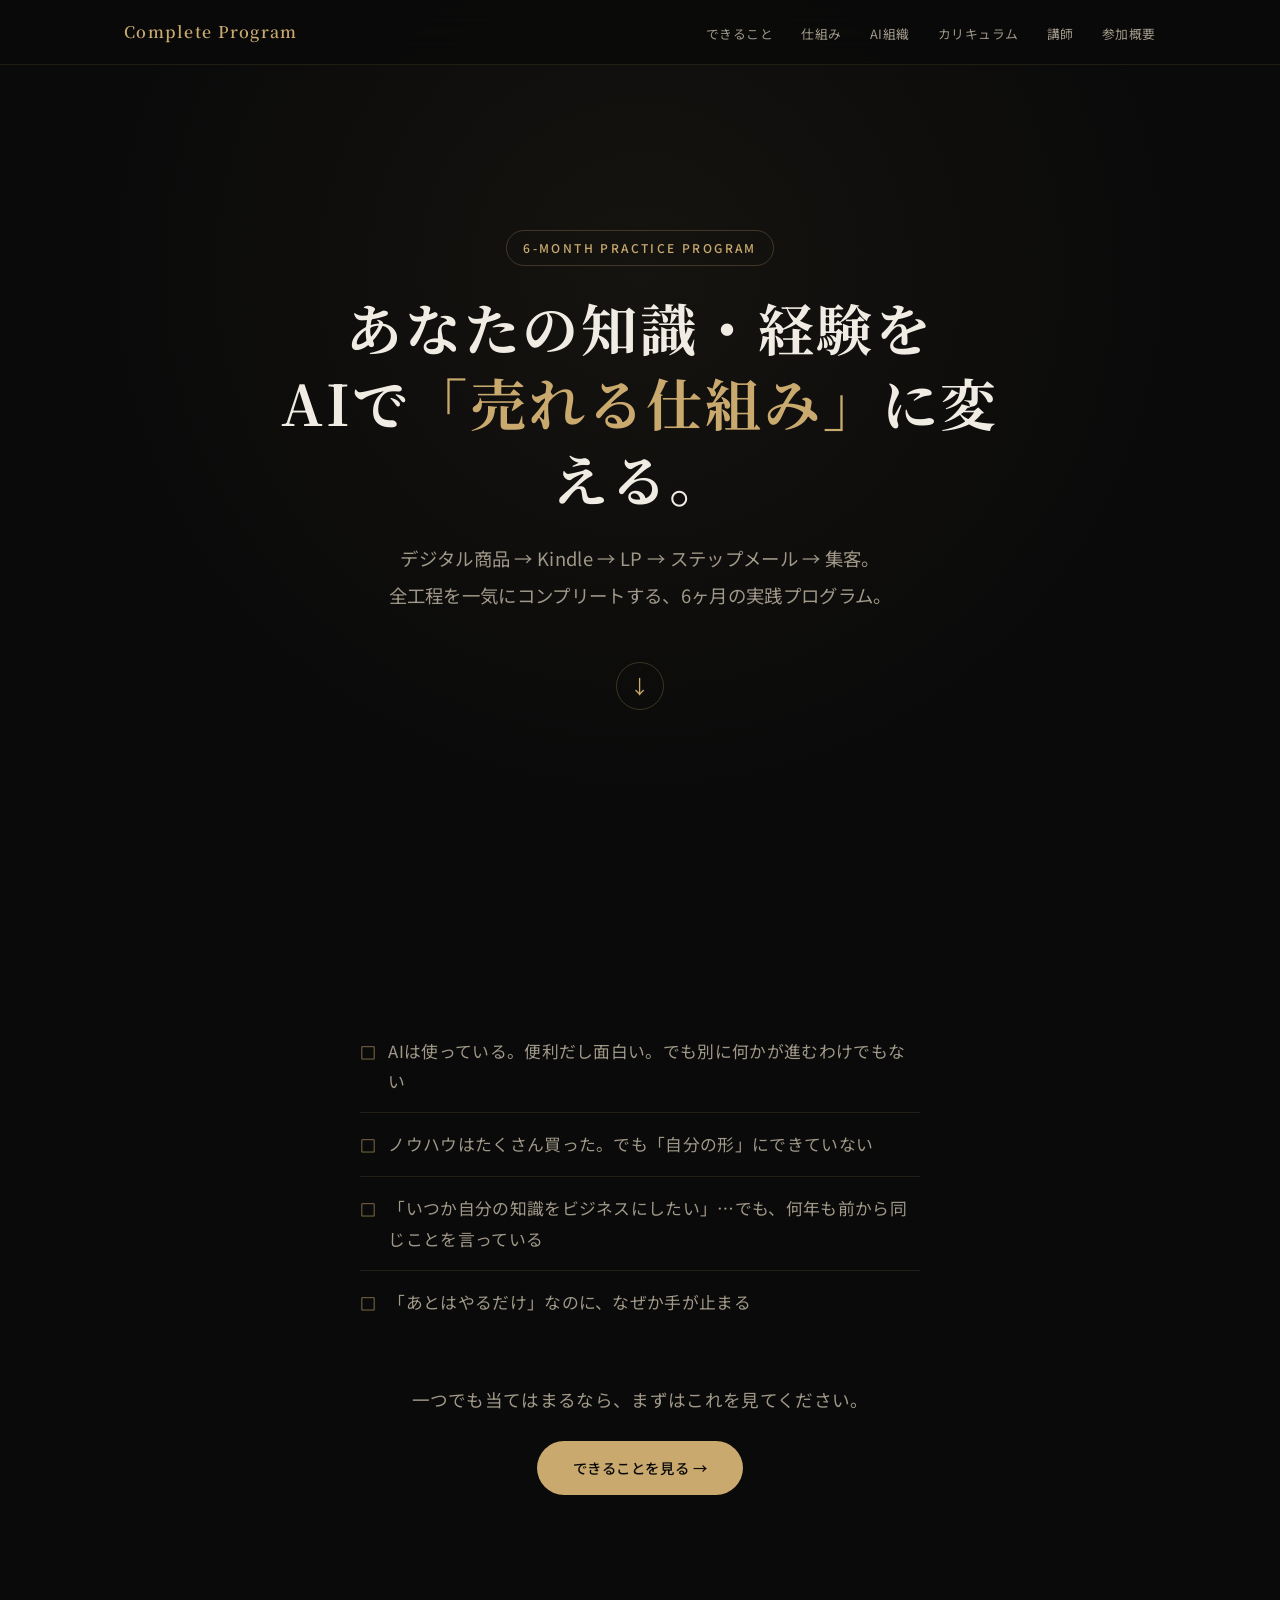
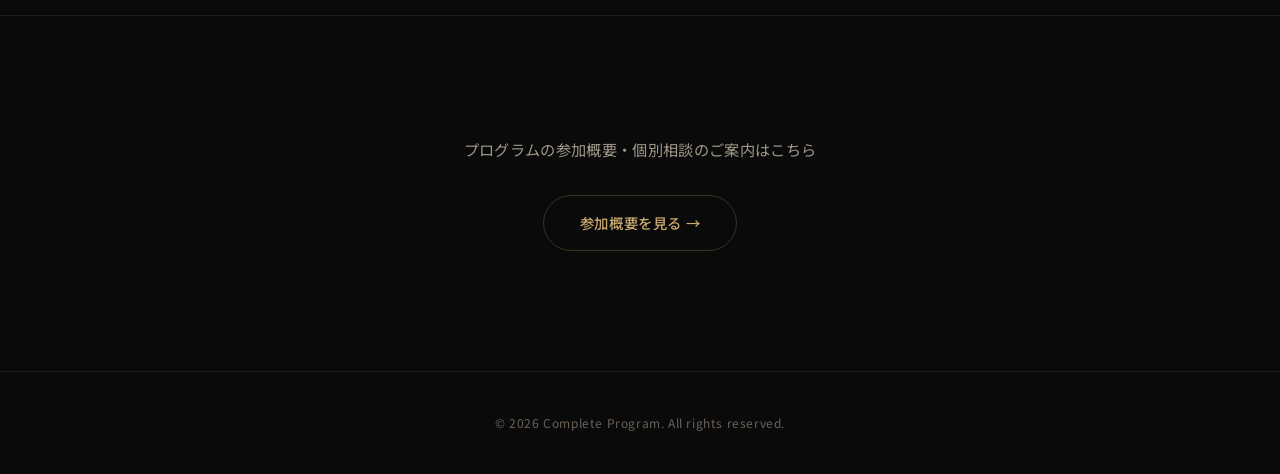
<file: index.html>
<!DOCTYPE html>
<html lang="ja">
<head>
  <meta charset="UTF-8">
  <meta name="viewport" content="width=device-width, initial-scale=1.0">
  <title>Complete Program — AIで「売れる仕組み」を一気に作る実践プログラム</title>
  <meta name="description" content="デジタル商品、Kindle、LP、ステップメール、集客。全工程をAIで一気にコンプリートする6ヶ月の実践プログラム。">
  <link rel="stylesheet" href="style.css">
</head>
<body>

  <!-- Header -->
  <header class="site-header">
    <nav class="nav">
      <a href="index.html" class="nav__logo">Complete Program</a>
      <button class="nav__toggle" id="navToggle" aria-label="メニュー">
        <span></span><span></span><span></span>
      </button>
      <ul class="nav__links" id="navLinks">
        <li><a href="demo.html" class="nav__link">できること</a></li>
        <li><a href="system.html" class="nav__link">仕組み</a></li>
        <li><a href="ai-team.html" class="nav__link">AI組織</a></li>
        <li><a href="curriculum.html" class="nav__link">カリキュラム</a></li>
        <li><a href="coaches.html" class="nav__link">講師</a></li>
        <li><a href="overview.html" class="nav__link">参加概要</a></li>
      </ul>
    </nav>
  </header>

  <!-- Hero -->
  <section class="hero">
    <div class="hero__content">
      <span class="hero__label">6-Month Practice Program</span>
      <h1 class="hero__title">
        あなたの知識・経験を<br>
        AIで<span class="text-accent">「売れる仕組み」</span>に変える。
      </h1>
      <p class="hero__subtitle">
        デジタル商品 → Kindle → LP → ステップメール → 集客。<br>
        全工程を一気にコンプリートする、6ヶ月の実践プログラム。
      </p>
      <a href="#checklist" class="hero__arrow" aria-label="下へスクロール">↓</a>
    </div>
  </section>

  <!-- Checklist -->
  <section class="section" id="checklist">
    <div class="container">
      <ul class="checklist fade-in">
        <li class="checklist__item">AIは使っている。便利だし面白い。でも別に何かが進むわけでもない</li>
        <li class="checklist__item">ノウハウはたくさん買った。でも「自分の形」にできていない</li>
        <li class="checklist__item">「いつか自分の知識をビジネスにしたい」…でも、何年も前から同じことを言っている</li>
        <li class="checklist__item">「あとはやるだけ」なのに、なぜか手が止まる</li>
      </ul>

      <div class="text-center mt-48 fade-in">
        <p class="text-body mb-24">一つでも当てはまるなら、まずはこれを見てください。</p>
        <a href="demo.html" class="btn btn--primary">できることを見る →</a>
      </div>
    </div>
  </section>

  <!-- CTA to Overview -->
  <section class="cta-section fade-in">
    <p class="cta-section__desc">プログラムの参加概要・個別相談のご案内はこちら</p>
    <a href="overview.html" class="btn btn--outline">参加概要を見る →</a>
  </section>

  <!-- Footer -->
  <footer class="site-footer">
    <p>© 2026 Complete Program. All rights reserved.</p>
  </footer>

  <script src="main.js"></script>
</body>
</html>
</file>
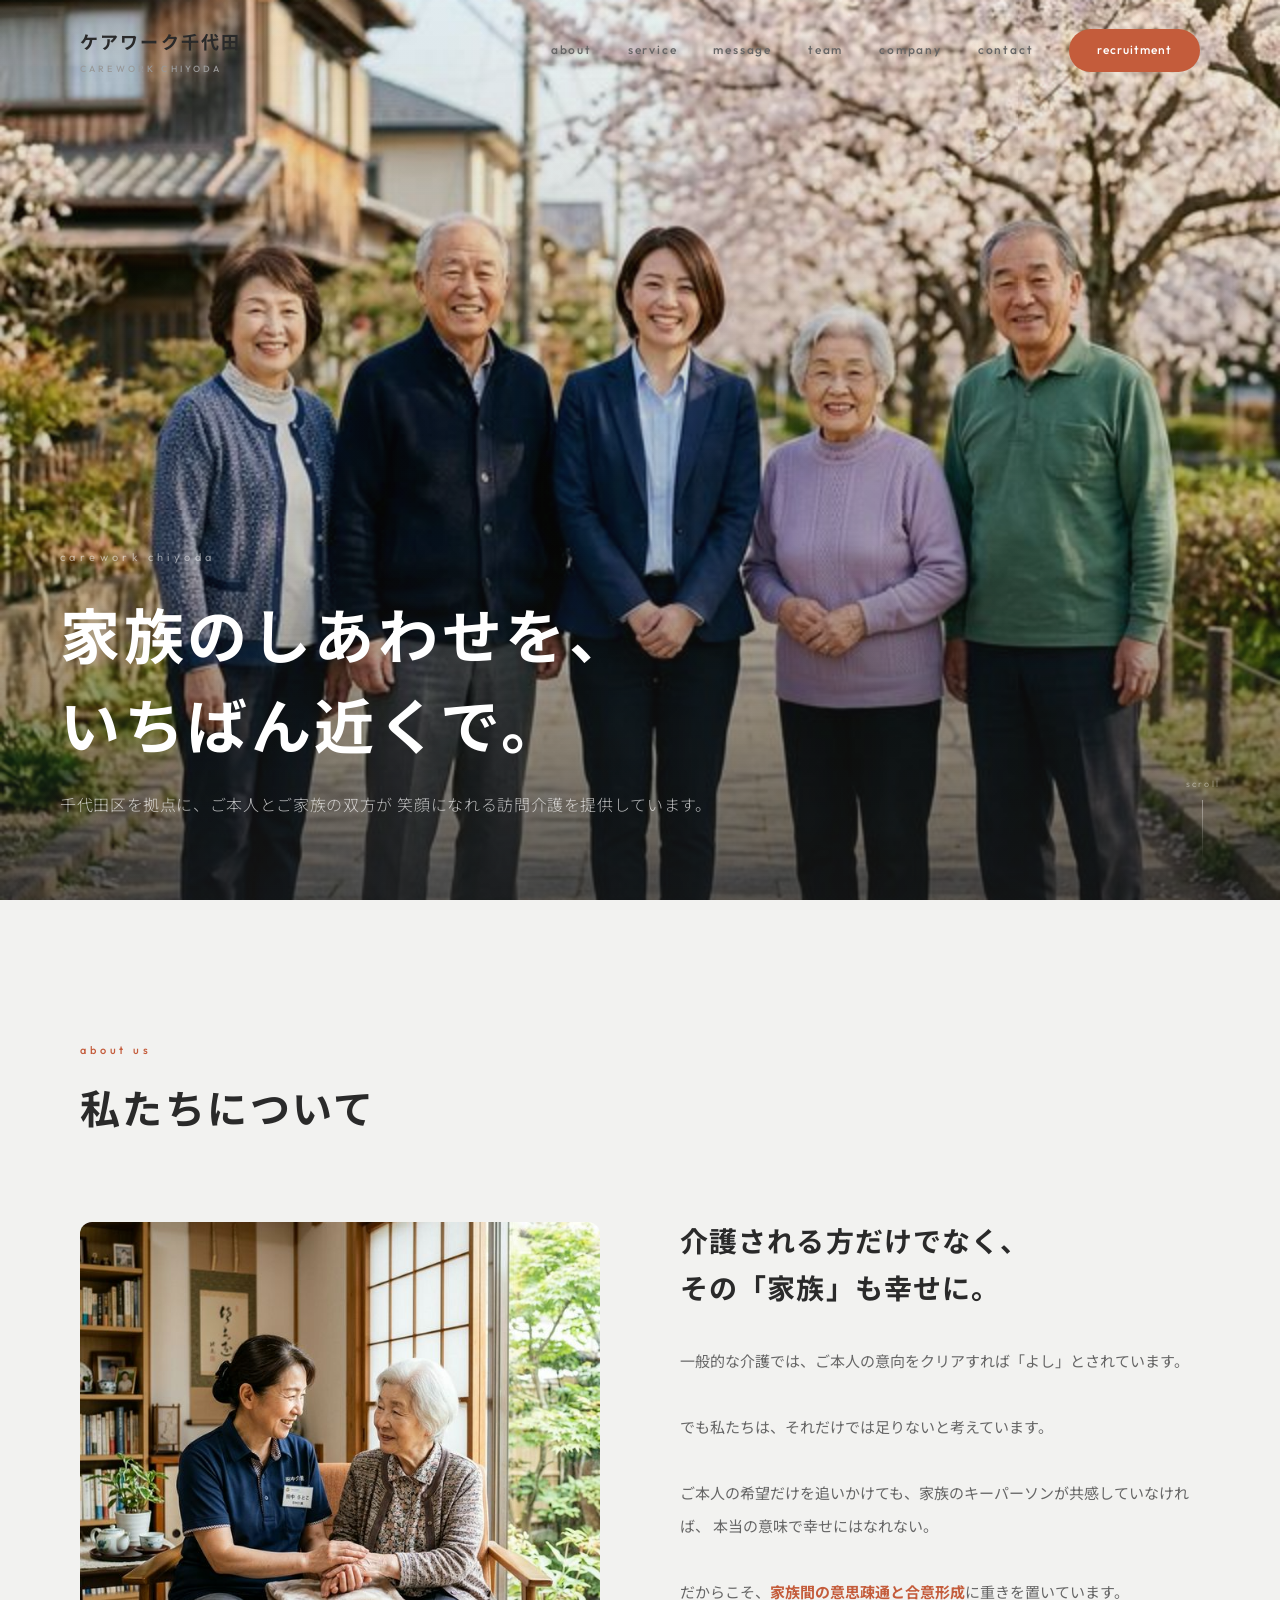
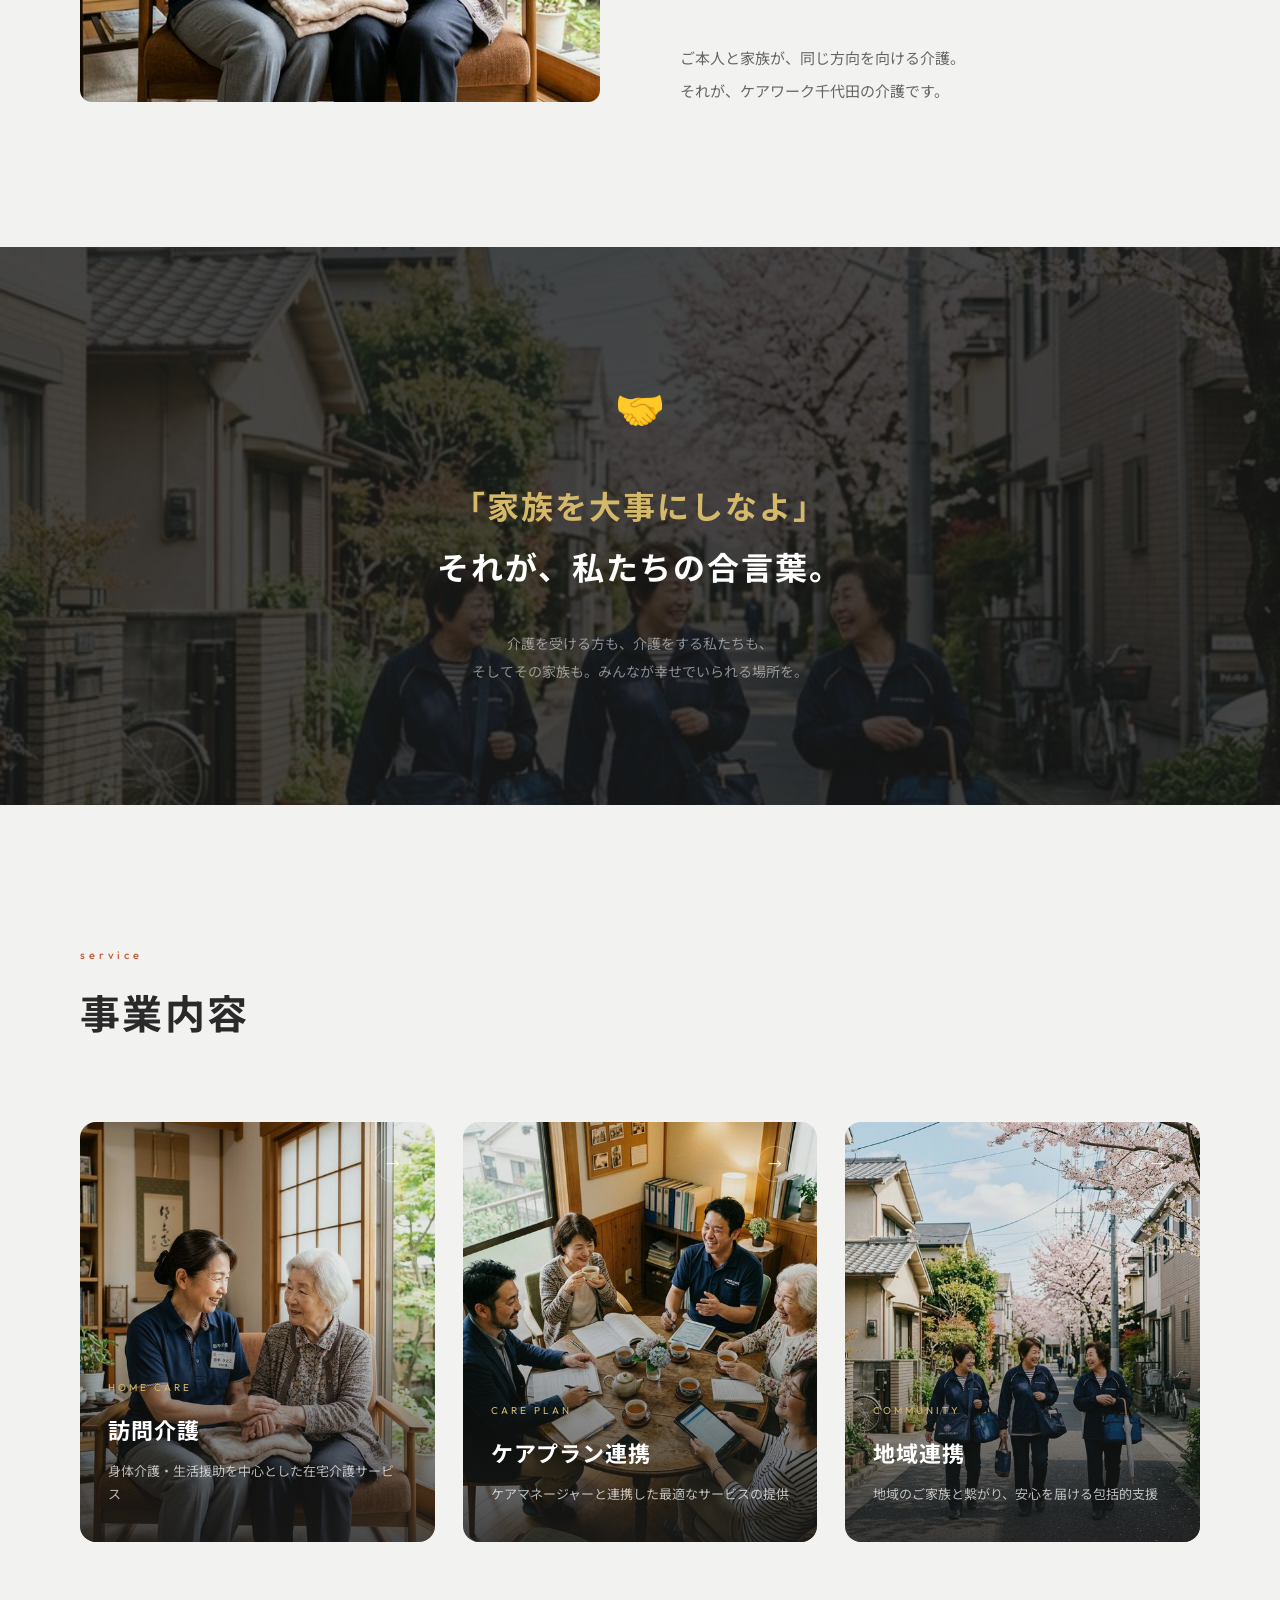
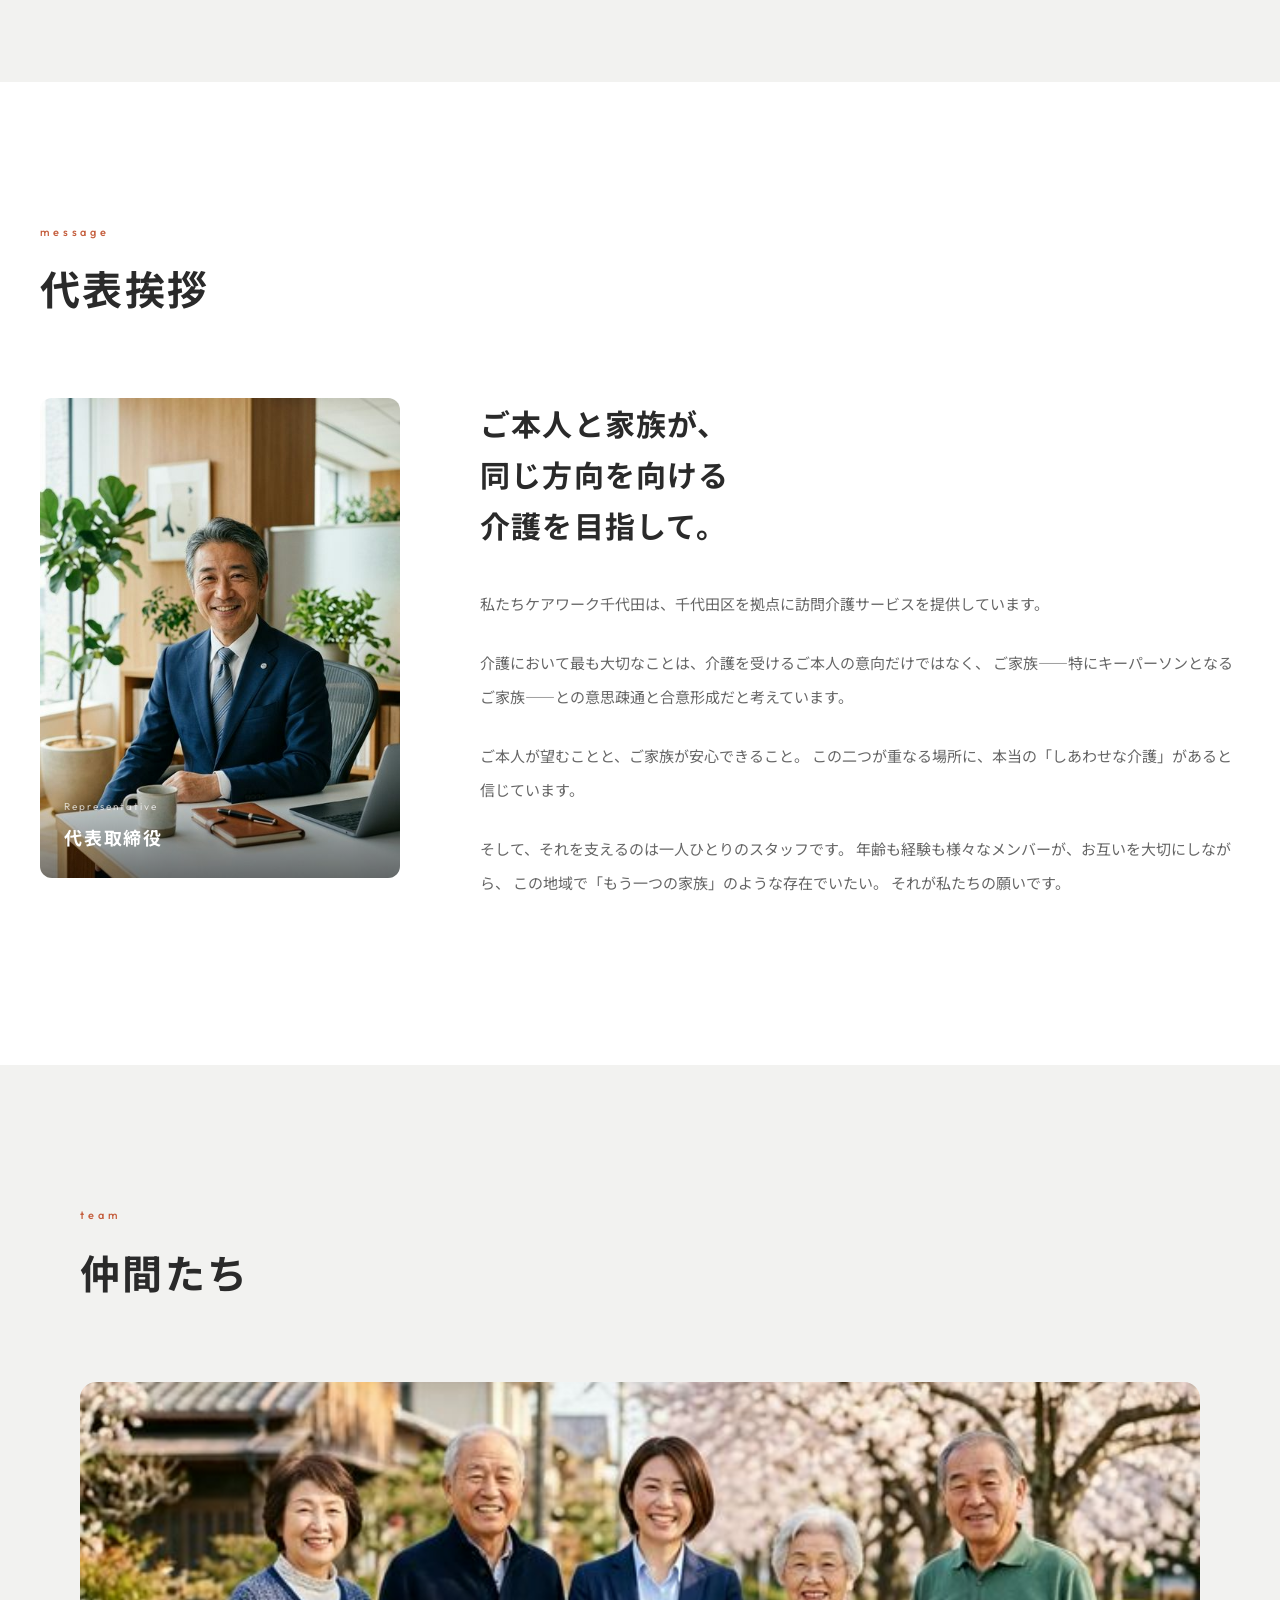
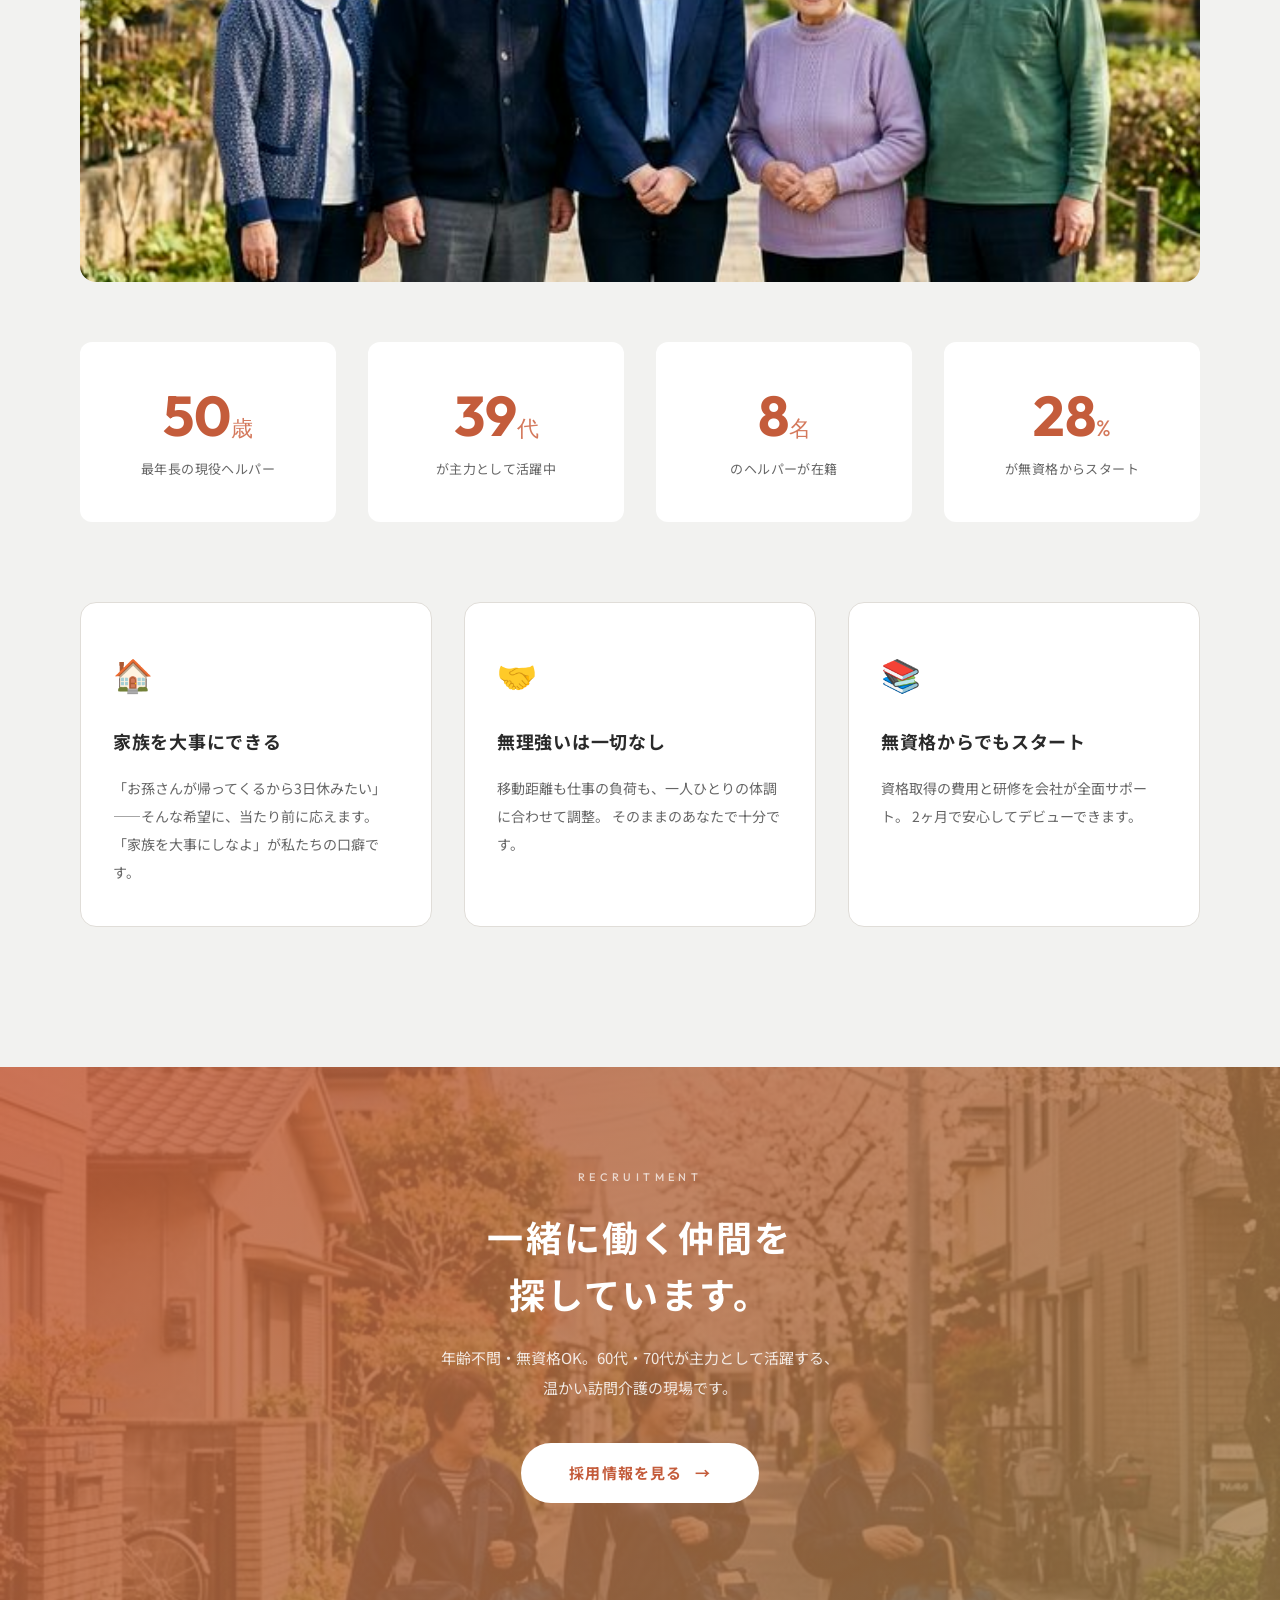
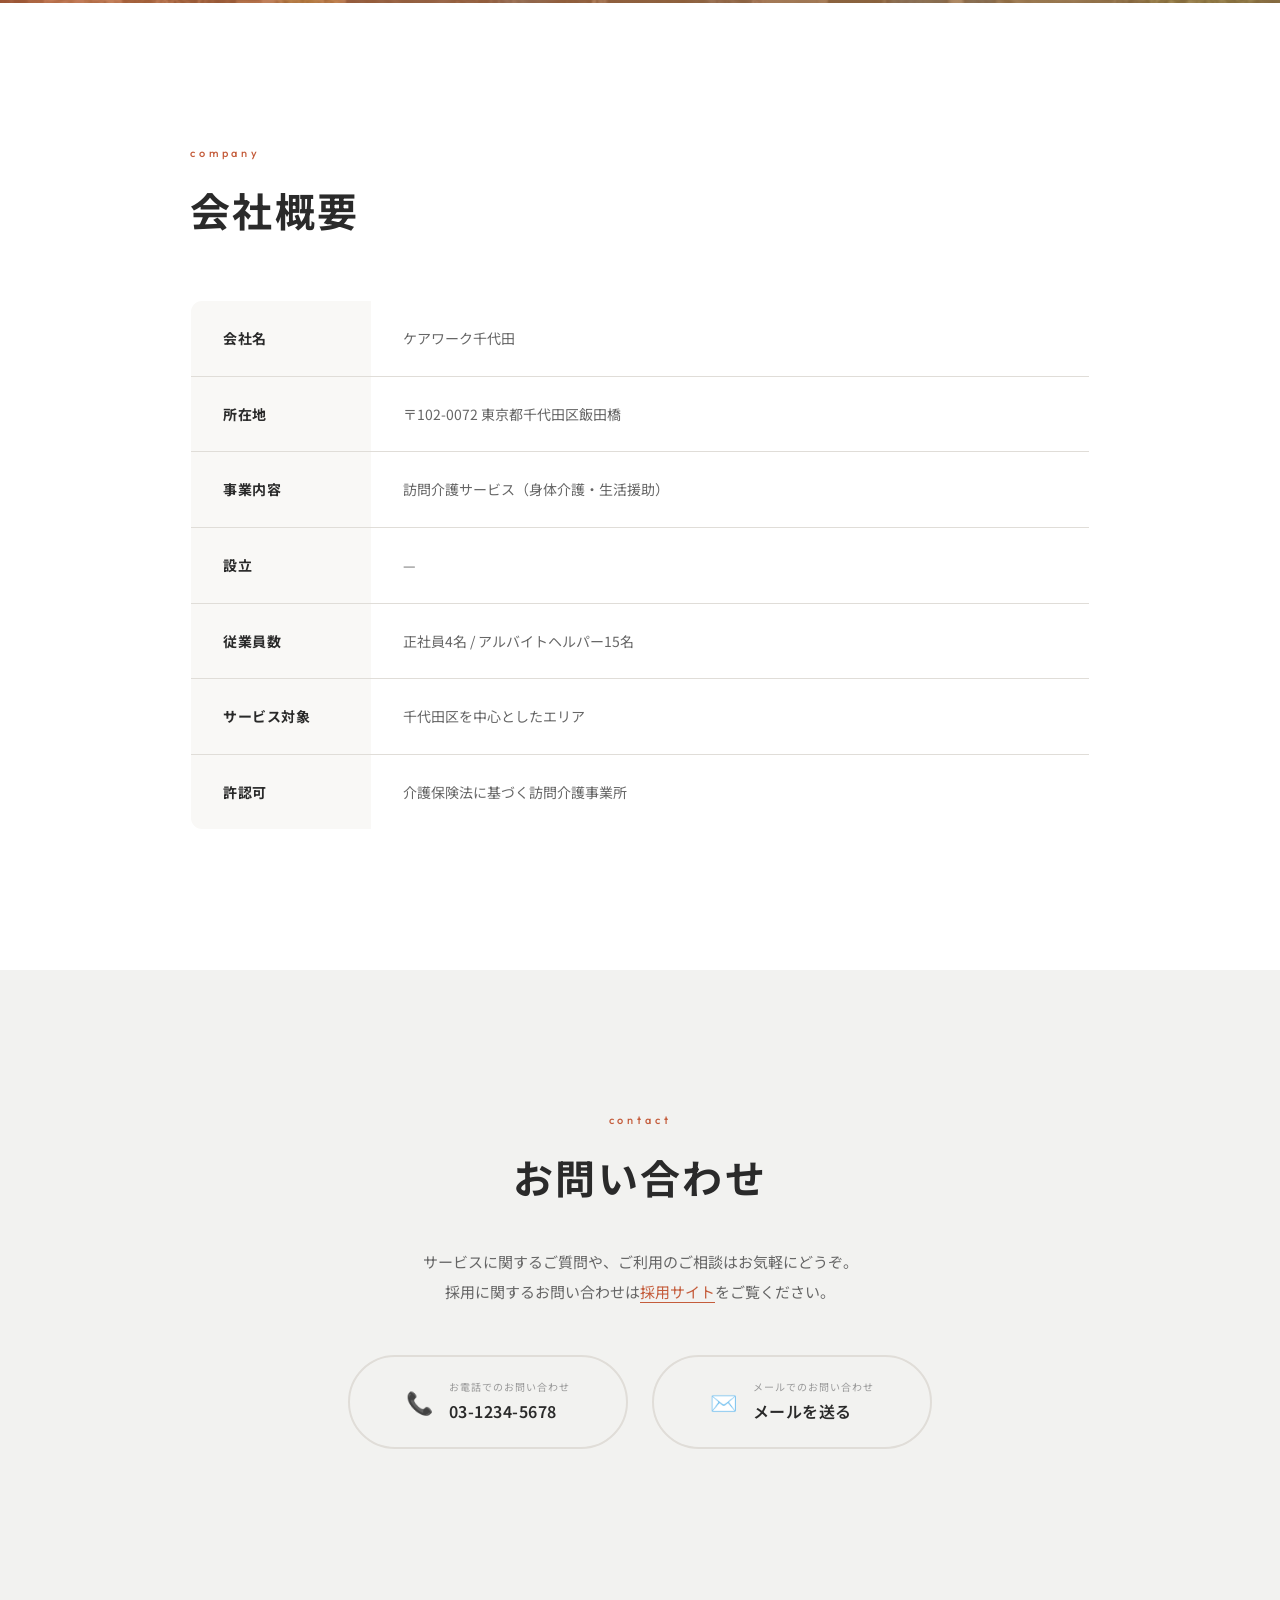
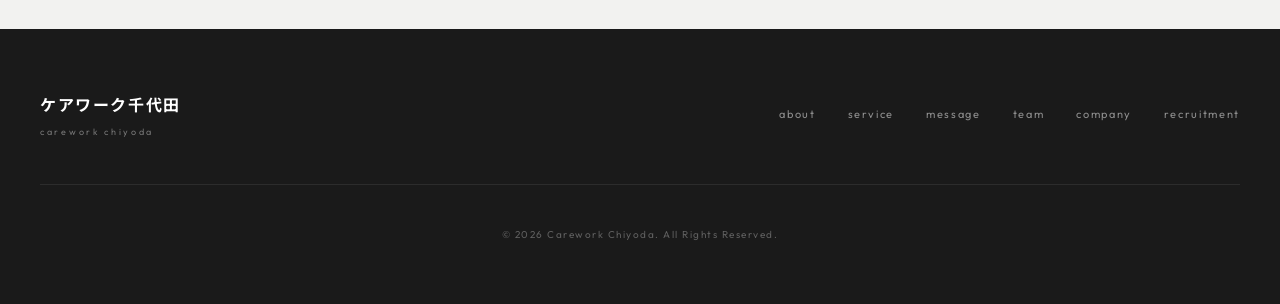
<file: carework-chiyoda/index.html>
<!DOCTYPE html>
<html lang="ja">
<head>
<meta charset="UTF-8">
<meta name="viewport" content="width=device-width, initial-scale=1.0">
<title>ケアワーク千代田 | 千代田区の訪問介護</title>
<meta name="description" content="ケアワーク千代田は、千代田区を拠点とする訪問介護サービス事業所です。ご本人だけでなく、ご家族の幸せも大切にする介護を提供しています。">
<meta property="og:title" content="ケアワーク千代田 | 千代田区の訪問介護">
<meta property="og:description" content="家族を大事にする介護。千代田区の訪問介護サービス、ケアワーク千代田。">
<link rel="preconnect" href="https://fonts.googleapis.com">
<link rel="preconnect" href="https://fonts.gstatic.com" crossorigin>
<link href="https://fonts.googleapis.com/css2?family=Noto+Sans+JP:wght@300;400;500;700&family=Outfit:wght@300;400;500;600;700&display=swap" rel="stylesheet">
<link rel="stylesheet" href="style.css">
</head>
<body>

<!-- ========== HEADER ========== -->
<header class="header" id="header">
  <div class="header__inner">
    <a href="#" class="header__logo">
      <span class="header__logo-main">ケアワーク千代田</span>
      <span class="header__logo-sub">carework chiyoda</span>
    </a>
    <nav class="header__nav" id="nav">
      <a href="#about" class="header__nav-link">about</a>
      <a href="#business" class="header__nav-link">service</a>
      <a href="#ceo" class="header__nav-link">message</a>
      <a href="#team" class="header__nav-link">team</a>
      <a href="#company" class="header__nav-link">company</a>
      <a href="#contact" class="header__nav-link">contact</a>
      <a href="recruit/" class="header__nav-link header__nav-link--cta">recruitment</a>
    </nav>
    <button class="header__hamburger" id="hamburger" aria-label="メニューを開く">
      <span></span><span></span><span></span>
    </button>
  </div>
</header>

<!-- ========== HERO ========== -->
<section class="hero" id="hero">
  <div class="hero__bg">
    <img src="images/hero.png" alt="ケアワーク千代田のチーム" class="hero__bg-img">
    <div class="hero__overlay"></div>
  </div>
  <div class="hero__content">
    <p class="hero__label">carework chiyoda</p>
    <h1 class="hero__catch">
      家族のしあわせを、<br>いちばん近くで。
    </h1>
    <p class="hero__sub">
      千代田区を拠点に、ご本人とご家族の双方が<br class="sp-only">
      笑顔になれる訪問介護を提供しています。
    </p>
  </div>
  <div class="hero__scroll">
    <span>scroll</span>
    <div class="hero__scroll-line"></div>
  </div>
</section>

<!-- ========== ABOUT ========== -->
<section class="about" id="about">
  <div class="about__header">
    <p class="section-label">about us</p>
    <h2 class="section-title">私たちについて</h2>
  </div>
  <div class="about__grid">
    <div class="about__image slide-left">
      <img src="images/service.png" alt="訪問介護の風景" loading="lazy">
    </div>
    <div class="about__text-area slide-right">
      <h3>
        介護される方だけでなく、<br>
        その「家族」も幸せに。
      </h3>
      <p>
        一般的な介護では、ご本人の意向をクリアすれば「よし」とされています。<br><br>
        でも私たちは、それだけでは足りないと考えています。<br><br>
        ご本人の希望だけを追いかけても、家族のキーパーソンが共感していなければ、
        本当の意味で幸せにはなれない。<br><br>
        だからこそ、<strong>家族間の意思疎通と合意形成</strong>に重きを置いています。<br><br>
        ご本人と家族が、同じ方向を向ける介護。<br>
        それが、ケアワーク千代田の介護です。
      </p>
    </div>
  </div>
</section>

<!-- ========== MESSAGE ========== -->
<section class="message">
  <div class="message__bg">
    <img src="images/daily.png" alt="日々の仕事風景" loading="lazy">
  </div>
  <div class="message__content fade-up">
    <span class="message__icon">🤝</span>
    <p class="message__text">
      <em>「家族を大事にしなよ」</em><br>
      それが、私たちの合言葉。
    </p>
    <p class="message__sub">
      介護を受ける方も、介護をする私たちも、<br>
      そしてその家族も。みんなが幸せでいられる場所を。
    </p>
  </div>
</section>

<!-- ========== BUSINESS ========== -->
<section class="business" id="business">
  <div class="business__header">
    <p class="section-label">service</p>
    <h2 class="section-title">事業内容</h2>
  </div>
  <div class="business__cards">

    <div class="business__card fade-up">
      <img src="images/service.png" alt="訪問介護" class="business__card-img" loading="lazy">
      <div class="business__card-overlay"></div>
      <div class="business__card-content">
        <p class="business__card-label">home care</p>
        <h3 class="business__card-title">訪問介護</h3>
        <p class="business__card-desc">身体介護・生活援助を中心とした在宅介護サービス</p>
      </div>
      <span class="business__card-arrow">→</span>
    </div>

    <div class="business__card fade-up" style="transition-delay: 0.15s;">
      <img src="images/meeting.png" alt="ケアプラン" class="business__card-img" loading="lazy">
      <div class="business__card-overlay"></div>
      <div class="business__card-content">
        <p class="business__card-label">care plan</p>
        <h3 class="business__card-title">ケアプラン連携</h3>
        <p class="business__card-desc">ケアマネージャーと連携した最適なサービスの提供</p>
      </div>
      <span class="business__card-arrow">→</span>
    </div>

    <div class="business__card fade-up" style="transition-delay: 0.3s;">
      <img src="images/daily.png" alt="地域連携" class="business__card-img" loading="lazy">
      <div class="business__card-overlay"></div>
      <div class="business__card-content">
        <p class="business__card-label">community</p>
        <h3 class="business__card-title">地域連携</h3>
        <p class="business__card-desc">地域のご家族と繋がり、安心を届ける包括的支援</p>
      </div>
      <span class="business__card-arrow">→</span>
    </div>

  </div>
</section>

<!-- ========== CEO MESSAGE ========== -->
<section class="ceo" id="ceo">
  <div class="ceo__inner">
    <div class="ceo__header">
      <p class="section-label">message</p>
      <h2 class="section-title">代表挨拶</h2>
    </div>
    <div class="ceo__grid">
      <div class="ceo__photo slide-left">
        <img src="images/ceo.png" alt="代表" loading="lazy">
        <div class="ceo__photo-caption">
          <span>Representative</span>
          <strong>代表取締役</strong>
        </div>
      </div>
      <div class="ceo__message slide-right">
        <h3>
          ご本人と家族が、<br>
          同じ方向を向ける<br>
          介護を目指して。
        </h3>
        <p>
          私たちケアワーク千代田は、千代田区を拠点に訪問介護サービスを提供しています。
        </p>
        <p>
          介護において最も大切なことは、介護を受けるご本人の意向だけではなく、
          ご家族——特にキーパーソンとなるご家族——との意思疎通と合意形成だと考えています。
        </p>
        <p>
          ご本人が望むことと、ご家族が安心できること。
          この二つが重なる場所に、本当の「しあわせな介護」があると信じています。
        </p>
        <p>
          そして、それを支えるのは一人ひとりのスタッフです。
          年齢も経験も様々なメンバーが、お互いを大切にしながら、
          この地域で「もう一つの家族」のような存在でいたい。
          それが私たちの願いです。
        </p>
      </div>
    </div>
  </div>
</section>

<!-- ========== TEAM ========== -->
<section class="team" id="team">
  <div class="team__header">
    <p class="section-label">team</p>
    <h2 class="section-title">仲間たち</h2>
  </div>

  <div class="team__hero-image fade-up">
    <img src="images/hero.png" alt="チームの集合写真" loading="lazy">
  </div>

  <div class="team__stats">
    <div class="team__stat fade-up">
      <div class="team__stat-number">88<small>歳</small></div>
      <div class="team__stat-label">最年長の現役ヘルパー</div>
    </div>
    <div class="team__stat fade-up" style="transition-delay: 0.1s;">
      <div class="team__stat-number">70<small>代</small></div>
      <div class="team__stat-label">が主力として活躍中</div>
    </div>
    <div class="team__stat fade-up" style="transition-delay: 0.2s;">
      <div class="team__stat-number">15<small>名</small></div>
      <div class="team__stat-label">のヘルパーが在籍</div>
    </div>
    <div class="team__stat fade-up" style="transition-delay: 0.3s;">
      <div class="team__stat-number">50<small>%</small></div>
      <div class="team__stat-label">が無資格からスタート</div>
    </div>
  </div>

  <div class="team__values">
    <div class="team__value fade-up">
      <div class="team__value-icon">🏠</div>
      <h4>家族を大事にできる</h4>
      <p>
        「お孫さんが帰ってくるから3日休みたい」——そんな希望に、当たり前に応えます。
        「家族を大事にしなよ」が私たちの口癖です。
      </p>
    </div>
    <div class="team__value fade-up" style="transition-delay: 0.15s;">
      <div class="team__value-icon">🤝</div>
      <h4>無理強いは一切なし</h4>
      <p>
        移動距離も仕事の負荷も、一人ひとりの体調に合わせて調整。
        そのままのあなたで十分です。
      </p>
    </div>
    <div class="team__value fade-up" style="transition-delay: 0.3s;">
      <div class="team__value-icon">📚</div>
      <h4>無資格からでもスタート</h4>
      <p>
        資格取得の費用と研修を会社が全面サポート。
        2ヶ月で安心してデビューできます。
      </p>
    </div>
  </div>
</section>

<!-- ========== RECRUIT BANNER ========== -->
<section class="recruit-banner">
  <div class="recruit-banner__bg">
    <img src="images/daily.png" alt="チームの風景" loading="lazy">
    <div class="recruit-banner__overlay"></div>
  </div>
  <div class="recruit-banner__content fade-up">
    <p class="recruit-banner__label">RECRUITMENT</p>
    <h2 class="recruit-banner__title">
      一緒に働く仲間を<br>探しています。
    </h2>
    <p class="recruit-banner__body">
      年齢不問・無資格OK。60代・70代が主力として活躍する、<br>
      温かい訪問介護の現場です。
    </p>
    <a href="recruit/" class="recruit-banner__btn">
      採用情報を見る
      <span class="recruit-banner__btn-arrow">→</span>
    </a>
  </div>
</section>

<!-- ========== COMPANY ========== -->
<section class="company" id="company">
  <div class="company__inner">
    <div class="company__header">
      <p class="section-label">company</p>
      <h2 class="section-title">会社概要</h2>
    </div>
    <table class="company__table fade-up">
      <tbody>
        <tr>
          <th>会社名</th>
          <td>ケアワーク千代田</td>
        </tr>
        <tr>
          <th>所在地</th>
          <td>〒102-0072 東京都千代田区飯田橋</td>
        </tr>
        <tr>
          <th>事業内容</th>
          <td>訪問介護サービス（身体介護・生活援助）</td>
        </tr>
        <tr>
          <th>設立</th>
          <td>—</td>
        </tr>
        <tr>
          <th>従業員数</th>
          <td>正社員4名 / アルバイトヘルパー15名</td>
        </tr>
        <tr>
          <th>サービス対象</th>
          <td>千代田区を中心としたエリア</td>
        </tr>
        <tr>
          <th>許認可</th>
          <td>介護保険法に基づく訪問介護事業所</td>
        </tr>
      </tbody>
    </table>
  </div>
</section>

<!-- ========== CONTACT ========== -->
<section class="contact" id="contact">
  <div class="contact__header fade-up">
    <p class="section-label">contact</p>
    <h2 class="section-title">お問い合わせ</h2>
  </div>
  <p class="contact__body fade-up">
    サービスに関するご質問や、ご利用のご相談はお気軽にどうぞ。<br>
    採用に関するお問い合わせは<a href="recruit/" style="color: var(--c-accent); border-bottom: 1px solid var(--c-accent);">採用サイト</a>をご覧ください。
  </p>
  <div class="contact__info fade-up">
    <a href="tel:0312345678" class="contact__btn">
      <span class="contact__btn-icon">📞</span>
      <span class="contact__btn-text">
        <small>お電話でのお問い合わせ</small>
        <span>03-1234-5678</span>
      </span>
    </a>
    <a href="mailto:info@carework-chiyoda.jp" class="contact__btn">
      <span class="contact__btn-icon">✉️</span>
      <span class="contact__btn-text">
        <small>メールでのお問い合わせ</small>
        <span>メールを送る</span>
      </span>
    </a>
  </div>
</section>

<!-- ========== FOOTER ========== -->
<footer class="footer">
  <div class="footer__inner">
    <div class="footer__logo">
      <span class="footer__logo-main">ケアワーク千代田</span>
      <span class="footer__logo-sub">carework chiyoda</span>
    </div>
    <nav class="footer__nav">
      <a href="#about">about</a>
      <a href="#business">service</a>
      <a href="#ceo">message</a>
      <a href="#team">team</a>
      <a href="#company">company</a>
      <a href="recruit/">recruitment</a>
    </nav>
    <div class="footer__bottom">
      <p class="footer__copy">&copy; 2026 Carework Chiyoda. All Rights Reserved.</p>
    </div>
  </div>
</footer>

<script>
// ===== HEADER SCROLL =====
const header = document.getElementById('header');
window.addEventListener('scroll', () => {
  header.classList.toggle('header--scrolled', window.scrollY > 60);
});

// ===== HAMBURGER =====
const hamburger = document.getElementById('hamburger');
const nav = document.getElementById('nav');
hamburger.addEventListener('click', () => {
  hamburger.classList.toggle('is-active');
  nav.classList.toggle('is-open');
});
nav.querySelectorAll('.header__nav-link').forEach(link => {
  link.addEventListener('click', () => {
    hamburger.classList.remove('is-active');
    nav.classList.remove('is-open');
  });
});

// ===== SCROLL ANIMATIONS =====
const observerOptions = { threshold: 0.1, rootMargin: '0px 0px -60px 0px' };
const observer = new IntersectionObserver((entries) => {
  entries.forEach(entry => {
    if (entry.isIntersecting) {
      entry.target.classList.add('is-visible');
      observer.unobserve(entry.target);
    }
  });
}, observerOptions);

document.querySelectorAll('.fade-up, .fade-in, .slide-left, .slide-right').forEach(el => {
  observer.observe(el);
});

// ===== SMOOTH SCROLL =====
document.querySelectorAll('a[href^="#"]').forEach(anchor => {
  anchor.addEventListener('click', function(e) {
    e.preventDefault();
    const target = document.querySelector(this.getAttribute('href'));
    if (target) {
      const headerHeight = header.offsetHeight;
      window.scrollTo({ top: target.offsetTop - headerHeight, behavior: 'smooth' });
    }
  });
});

// ===== COUNTER ANIMATION =====
const statNumbers = document.querySelectorAll('.team__stat-number');
const counterObserver = new IntersectionObserver((entries) => {
  entries.forEach(entry => {
    if (entry.isIntersecting) {
      const el = entry.target;
      const target = parseInt(el.textContent);
      const small = el.querySelector('small');
      const suffix = small ? small.textContent : '';
      let current = 0;
      const duration = 1800;
      const step = target / (duration / 16);
      const counter = setInterval(() => {
        current += step;
        if (current >= target) {
          current = target;
          clearInterval(counter);
        }
        el.innerHTML = Math.floor(current) + (suffix ? '<small>' + suffix + '</small>' : '');
      }, 16);
      counterObserver.unobserve(el);
    }
  });
}, { threshold: 0.5 });
statNumbers.forEach(item => counterObserver.observe(item));
</script>

</body>
</html>
</file>
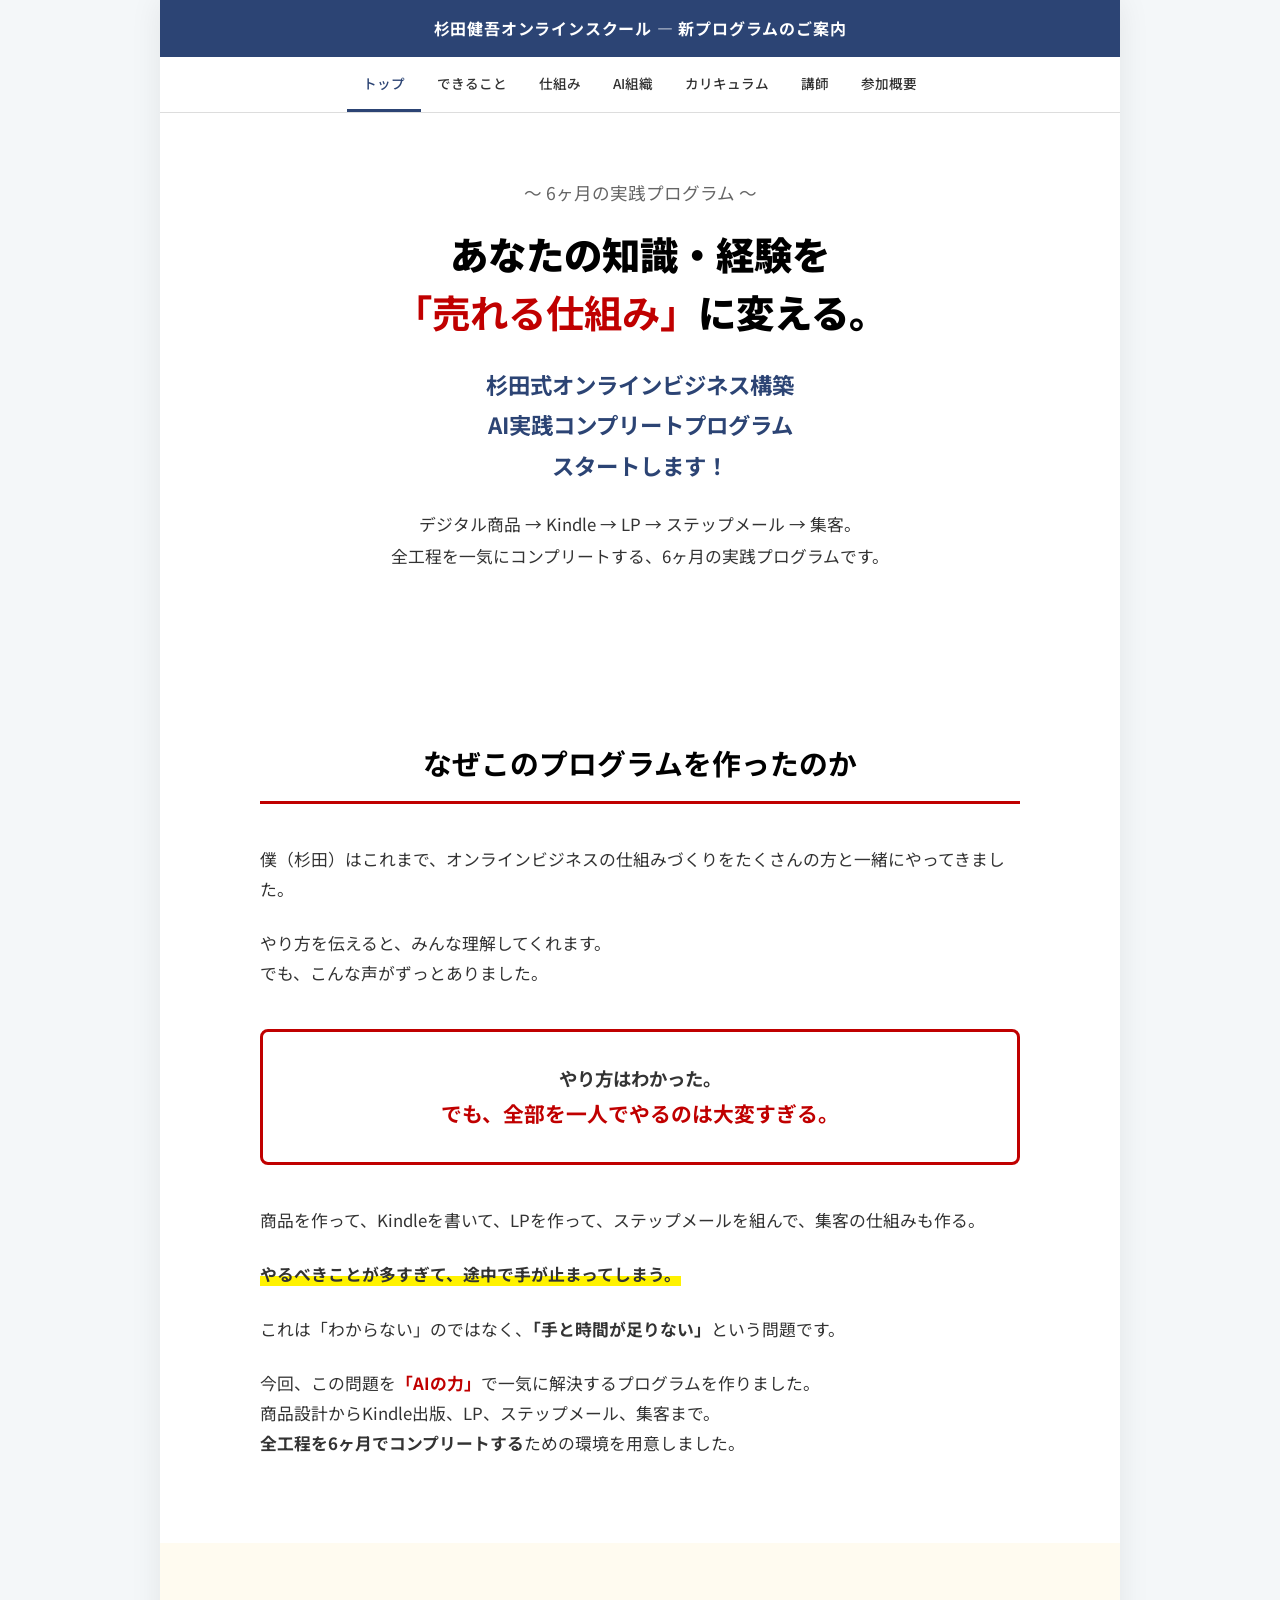
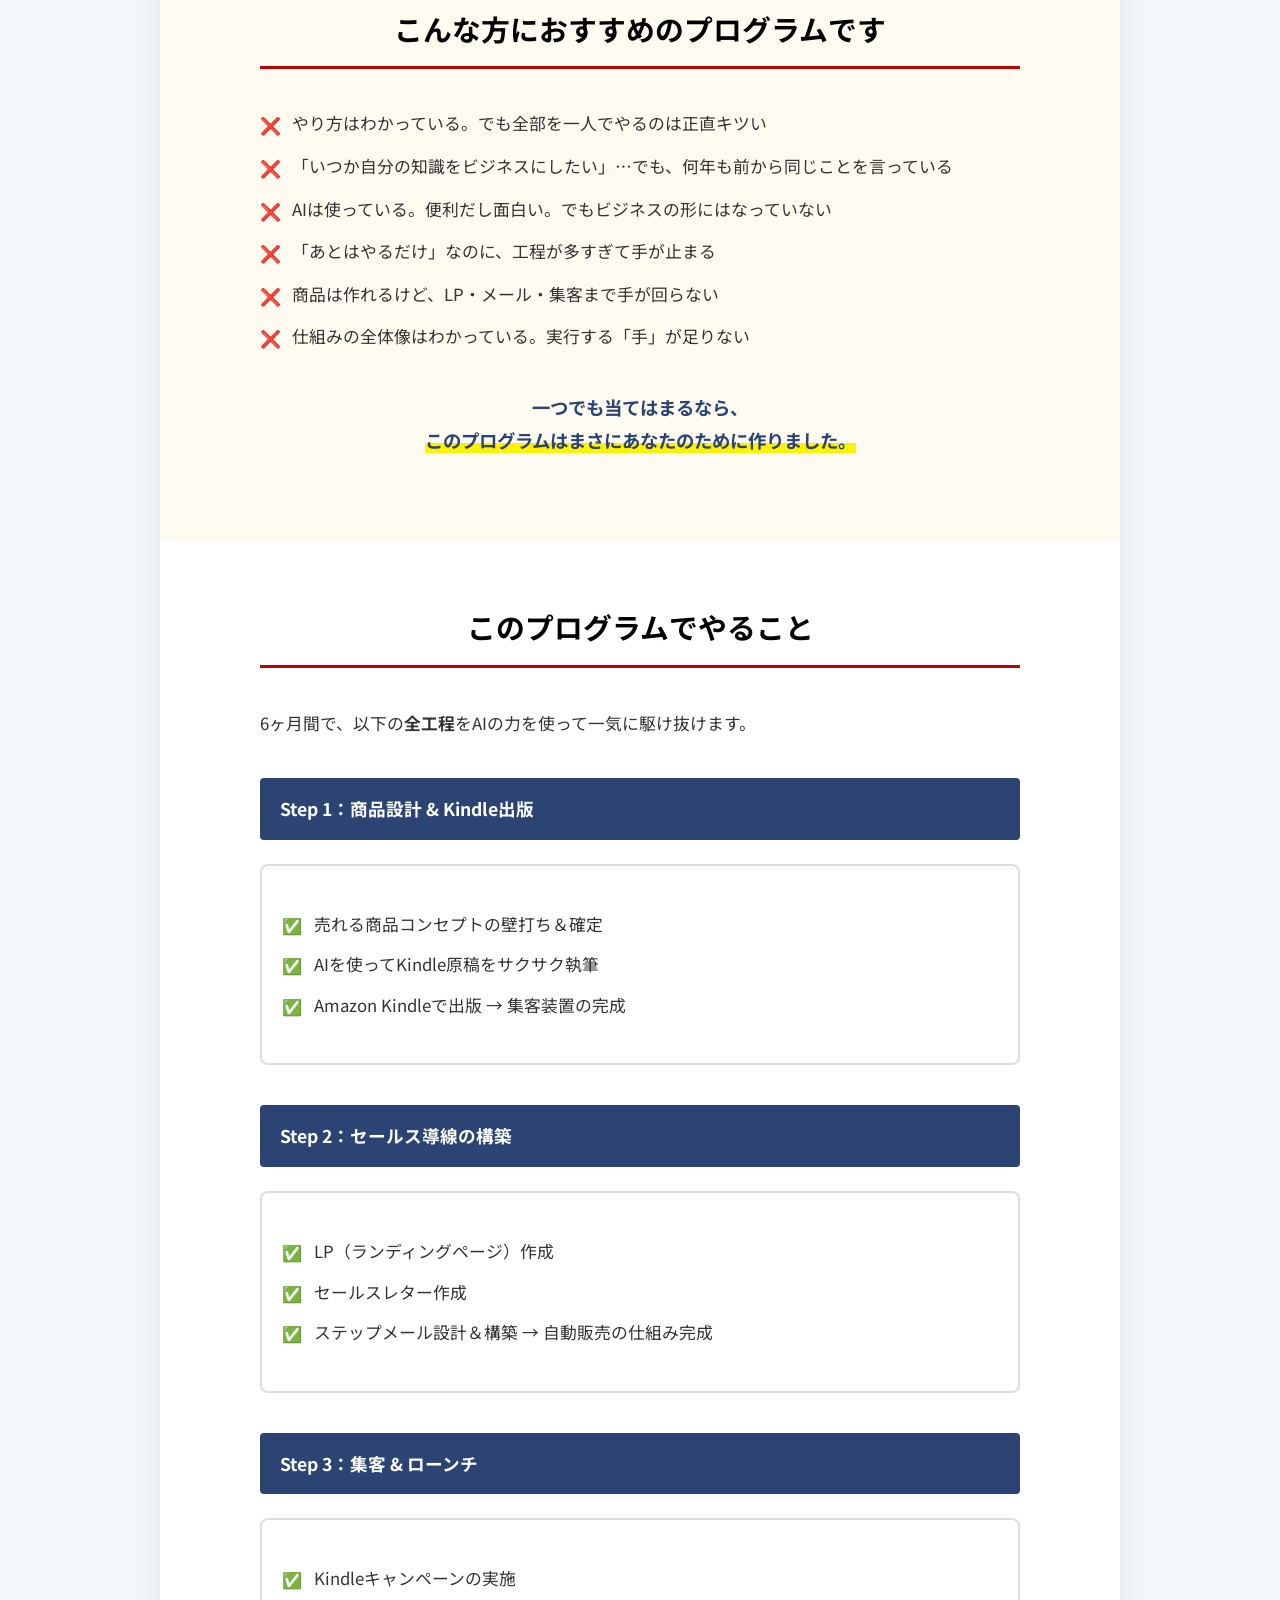
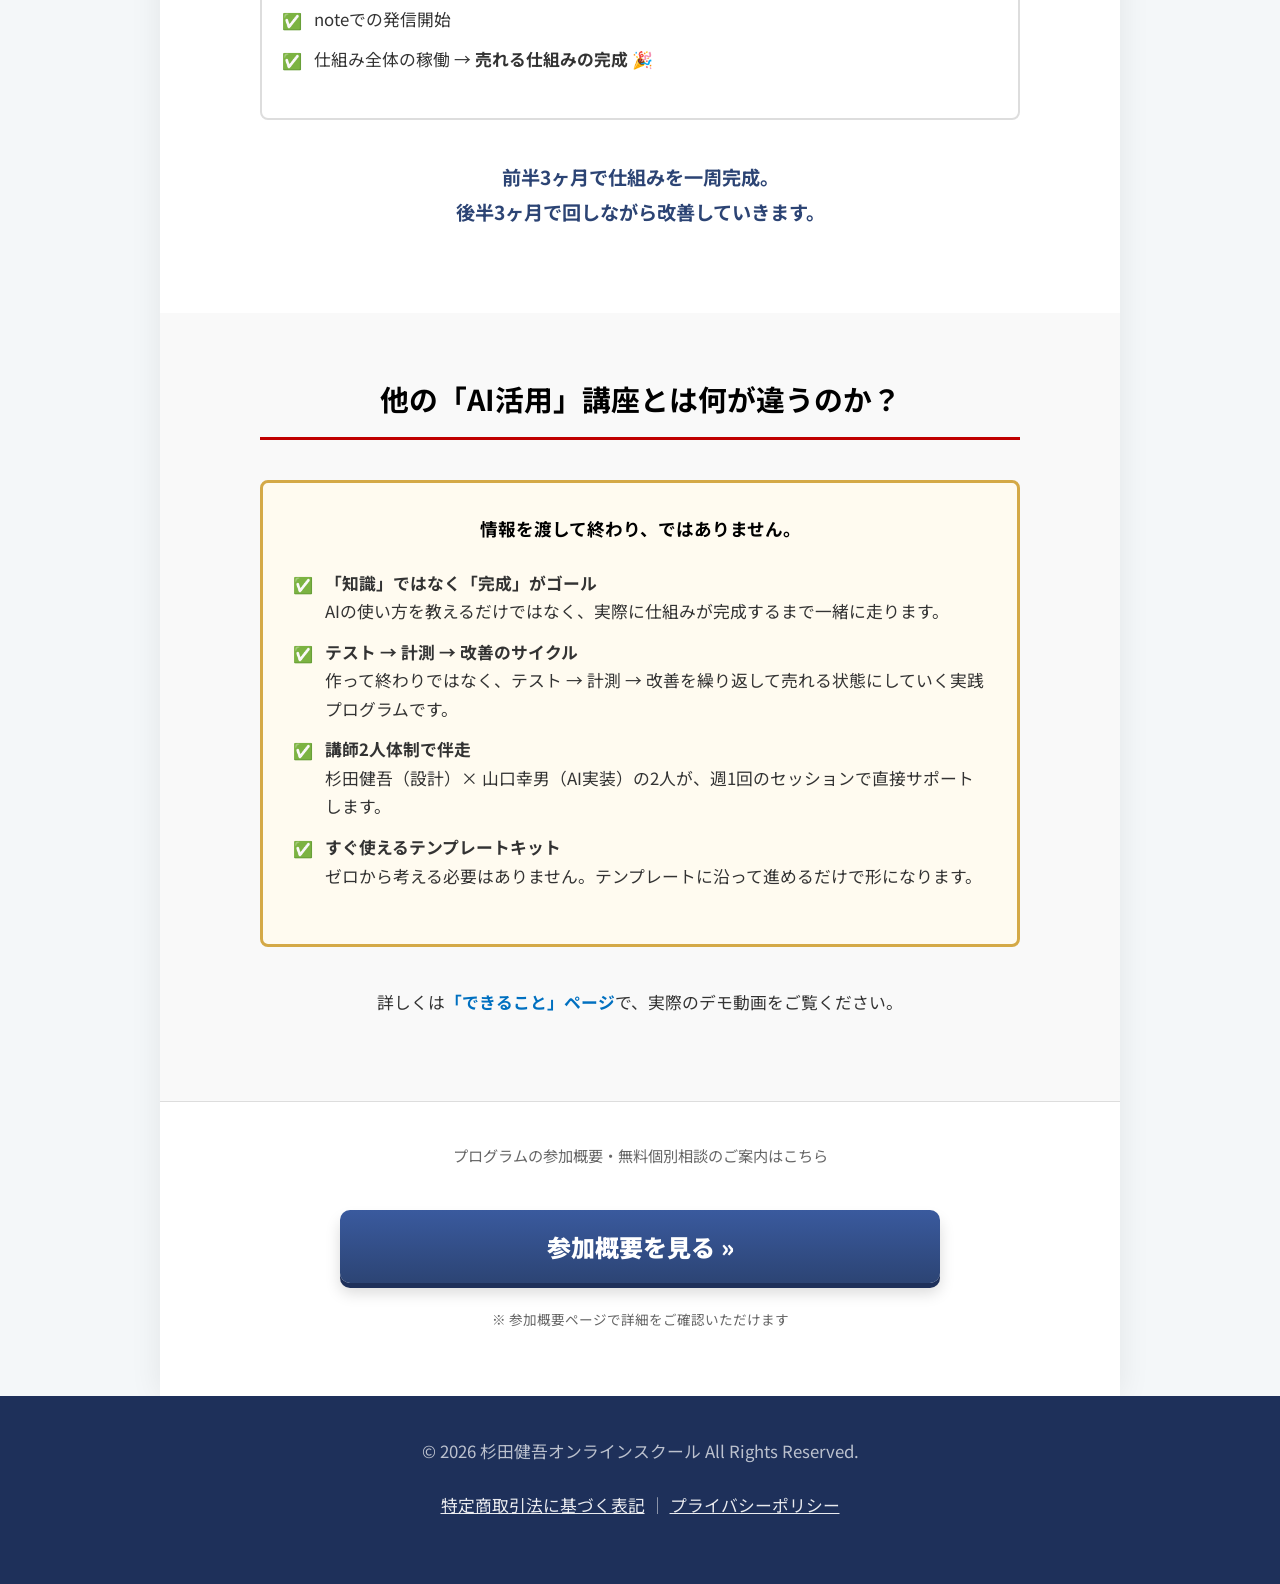
<file: complete/index.html>
<!DOCTYPE html>
<html lang="ja">
<head>
    <meta charset="UTF-8">
    <meta name="viewport" content="width=device-width, initial-scale=1.0">
    <meta name="robots" content="noindex,nofollow">
    <title>杉田式オンラインビジネス AI実践コンプリートプログラム</title>
    <meta name="description" content="デジタル商品、Kindle、LP、ステップメール、集客。全工程をAIで一気にコンプリートする6ヶ月の実践プログラム。">
    <link rel="stylesheet" href="style.css">
</head>
<body>

<div class="wrapper">

    <!-- Top Bar -->
    <div class="top-bar">
        杉田健吾オンラインスクール — 新プログラムのご案内
    </div>

    <!-- Navigation -->
    <nav class="site-nav">
        <div class="site-nav__inner">
            <a href="index.html" class="site-nav__link site-nav__link--active">トップ</a>
            <a href="demo.html" class="site-nav__link">できること</a>
            <a href="system.html" class="site-nav__link">仕組み</a>
            <a href="ai-team.html" class="site-nav__link">AI組織</a>
            <a href="curriculum.html" class="site-nav__link">カリキュラム</a>
            <a href="coaches.html" class="site-nav__link">講師</a>
            <a href="overview.html" class="site-nav__link">参加概要</a>
        </div>
    </nav>

    <!-- Hero -->
    <header class="hero">
        <div class="container">
            <p class="hero__subtitle">〜 6ヶ月の実践プログラム 〜</p>
            <h1 class="hero__title">
                あなたの知識・経験を<br>
                <span class="text-red">「売れる仕組み」</span>に変える。
            </h1>
            <p class="hero__announce">
                杉田式オンラインビジネス構築<br>
                AI実践コンプリートプログラム<br>
                スタートします！
            </p>
            <p class="hero__desc">
                デジタル商品 → Kindle → LP → ステップメール → 集客。<br>
                全工程を一気にコンプリートする、6ヶ月の実践プログラムです。
            </p>
        </div>
    </header>

    <!-- ============================================================
         なぜこのプログラムを作ったのか
         ============================================================ -->
    <section class="section">
        <div class="container">
            <h2 class="section-heading">なぜこのプログラムを作ったのか</h2>

            <p>僕（杉田）はこれまで、オンラインビジネスの仕組みづくりをたくさんの方と一緒にやってきました。</p>
            <p>やり方を伝えると、みんな理解してくれます。<br>でも、こんな声がずっとありました。</p>

            <div class="box-bordered">
                <p class="text-center" style="font-size: 1.15rem; font-weight: 700; margin: 0;">
                    やり方はわかった。<br>
                    <span class="text-red" style="font-size: 1.3rem;">でも、全部を一人でやるのは大変すぎる。</span>
                </p>
            </div>

            <p>商品を作って、Kindleを書いて、LPを作って、ステップメールを組んで、集客の仕組みも作る。</p>
            <p><span class="marker-yellow">やるべきことが多すぎて、途中で手が止まってしまう。</span></p>
            <p>これは「わからない」のではなく、<strong>「手と時間が足りない」</strong>という問題です。</p>
            <p>
                今回、この問題を<span class="text-red">「AIの力」</span>で一気に解決するプログラムを作りました。<br>
                商品設計からKindle出版、LP、ステップメール、集客まで。<br>
                <strong>全工程を6ヶ月でコンプリートする</strong>ための環境を用意しました。
            </p>
        </div>
    </section>

    <!-- ============================================================
         こんな方におすすめ
         ============================================================ -->
    <section class="section--gold">
        <div class="container">
            <h2 class="section-heading">こんな方におすすめのプログラムです</h2>

            <ul class="problem-list">
                <li>やり方はわかっている。でも全部を一人でやるのは正直キツい</li>
                <li>「いつか自分の知識をビジネスにしたい」…でも、何年も前から同じことを言っている</li>
                <li>AIは使っている。便利だし面白い。でもビジネスの形にはなっていない</li>
                <li>「あとはやるだけ」なのに、工程が多すぎて手が止まる</li>
                <li>商品は作れるけど、LP・メール・集客まで手が回らない</li>
                <li>仕組みの全体像はわかっている。実行する「手」が足りない</li>
            </ul>

            <p class="text-center" style="font-size: 1.15rem; font-weight: 700; color: var(--color-navy); margin-top: var(--space-lg);">
                一つでも当てはまるなら、<br>
                <span class="marker-yellow">このプログラムはまさにあなたのために作りました。</span>
            </p>
        </div>
    </section>

    <!-- ============================================================
         このプログラムでやること
         ============================================================ -->
    <section class="section">
        <div class="container">
            <h2 class="section-heading">このプログラムでやること</h2>

            <p>6ヶ月間で、以下の<strong>全工程</strong>をAIの力を使って一気に駆け抜けます。</p>

            <div class="step-box">Step 1：商品設計 & Kindle出版</div>
            <div class="curriculum-box">
                <div class="curriculum-box__body">
                    <ul class="check-list">
                        <li>売れる商品コンセプトの壁打ち＆確定</li>
                        <li>AIを使ってKindle原稿をサクサク執筆</li>
                        <li>Amazon Kindleで出版 → 集客装置の完成</li>
                    </ul>
                </div>
            </div>

            <div class="step-box">Step 2：セールス導線の構築</div>
            <div class="curriculum-box">
                <div class="curriculum-box__body">
                    <ul class="check-list">
                        <li>LP（ランディングページ）作成</li>
                        <li>セールスレター作成</li>
                        <li>ステップメール設計＆構築 → 自動販売の仕組み完成</li>
                    </ul>
                </div>
            </div>

            <div class="step-box">Step 3：集客 & ローンチ</div>
            <div class="curriculum-box">
                <div class="curriculum-box__body">
                    <ul class="check-list">
                        <li>Kindleキャンペーンの実施</li>
                        <li>noteでの発信開始</li>
                        <li>仕組み全体の稼働 → <strong>売れる仕組みの完成 🎉</strong></li>
                    </ul>
                </div>
            </div>

            <p class="text-center" style="font-size: 1.2rem; font-weight: 700; color: var(--color-navy); margin-top: var(--space-lg);">
                前半3ヶ月で仕組みを一周完成。<br>
                後半3ヶ月で回しながら改善していきます。
            </p>
        </div>
    </section>

    <!-- ============================================================
         他の講座との違い
         ============================================================ -->
    <section class="section--gray">
        <div class="container">
            <h2 class="section-heading">他の「AI活用」講座とは何が違うのか？</h2>

            <div class="box-bordered-gold">
                <p style="font-weight: 700; font-size: 1.1rem; color: #000; text-align: center; margin-bottom: var(--space-md);">
                    情報を渡して終わり、ではありません。
                </p>
                <ul class="check-list">
                    <li><strong>「知識」ではなく「完成」がゴール</strong><br>
                        AIの使い方を教えるだけではなく、実際に仕組みが完成するまで一緒に走ります。</li>
                    <li><strong>テスト → 計測 → 改善のサイクル</strong><br>
                        作って終わりではなく、テスト → 計測 → 改善を繰り返して売れる状態にしていく実践プログラムです。</li>
                    <li><strong>講師2人体制で伴走</strong><br>
                        杉田健吾（設計）× 山口幸男（AI実装）の2人が、週1回のセッションで直接サポートします。</li>
                    <li><strong>すぐ使えるテンプレートキット</strong><br>
                        ゼロから考える必要はありません。テンプレートに沿って進めるだけで形になります。</li>
                </ul>
            </div>

            <p class="text-center">
                詳しくは<a href="demo.html"><strong>「できること」ページ</strong></a>で、実際のデモ動画をご覧ください。
            </p>
        </div>
    </section>

    <!-- CTA to Overview -->
    <div class="cta-to-overview">
        <p class="cta-to-overview__text">プログラムの参加概要・無料個別相談のご案内はこちら</p>
        <a href="overview.html" class="btn-cta btn-cta--navy">
            参加概要を見る &raquo;
        </a>
        <p class="btn-micro">※ 参加概要ページで詳細をご確認いただけます</p>
    </div>

</div><!-- /.wrapper -->

<footer class="footer">
    <div class="container">
        <p>&copy; 2026 杉田健吾オンラインスクール All Rights Reserved.</p>
        <p style="margin-top: 8px;">
            <a href="#">特定商取引法に基づく表記</a> ｜ <a href="#">プライバシーポリシー</a>
        </p>
    </div>
</footer>

<script src="main.js"></script>
</body>
</html>
</file>
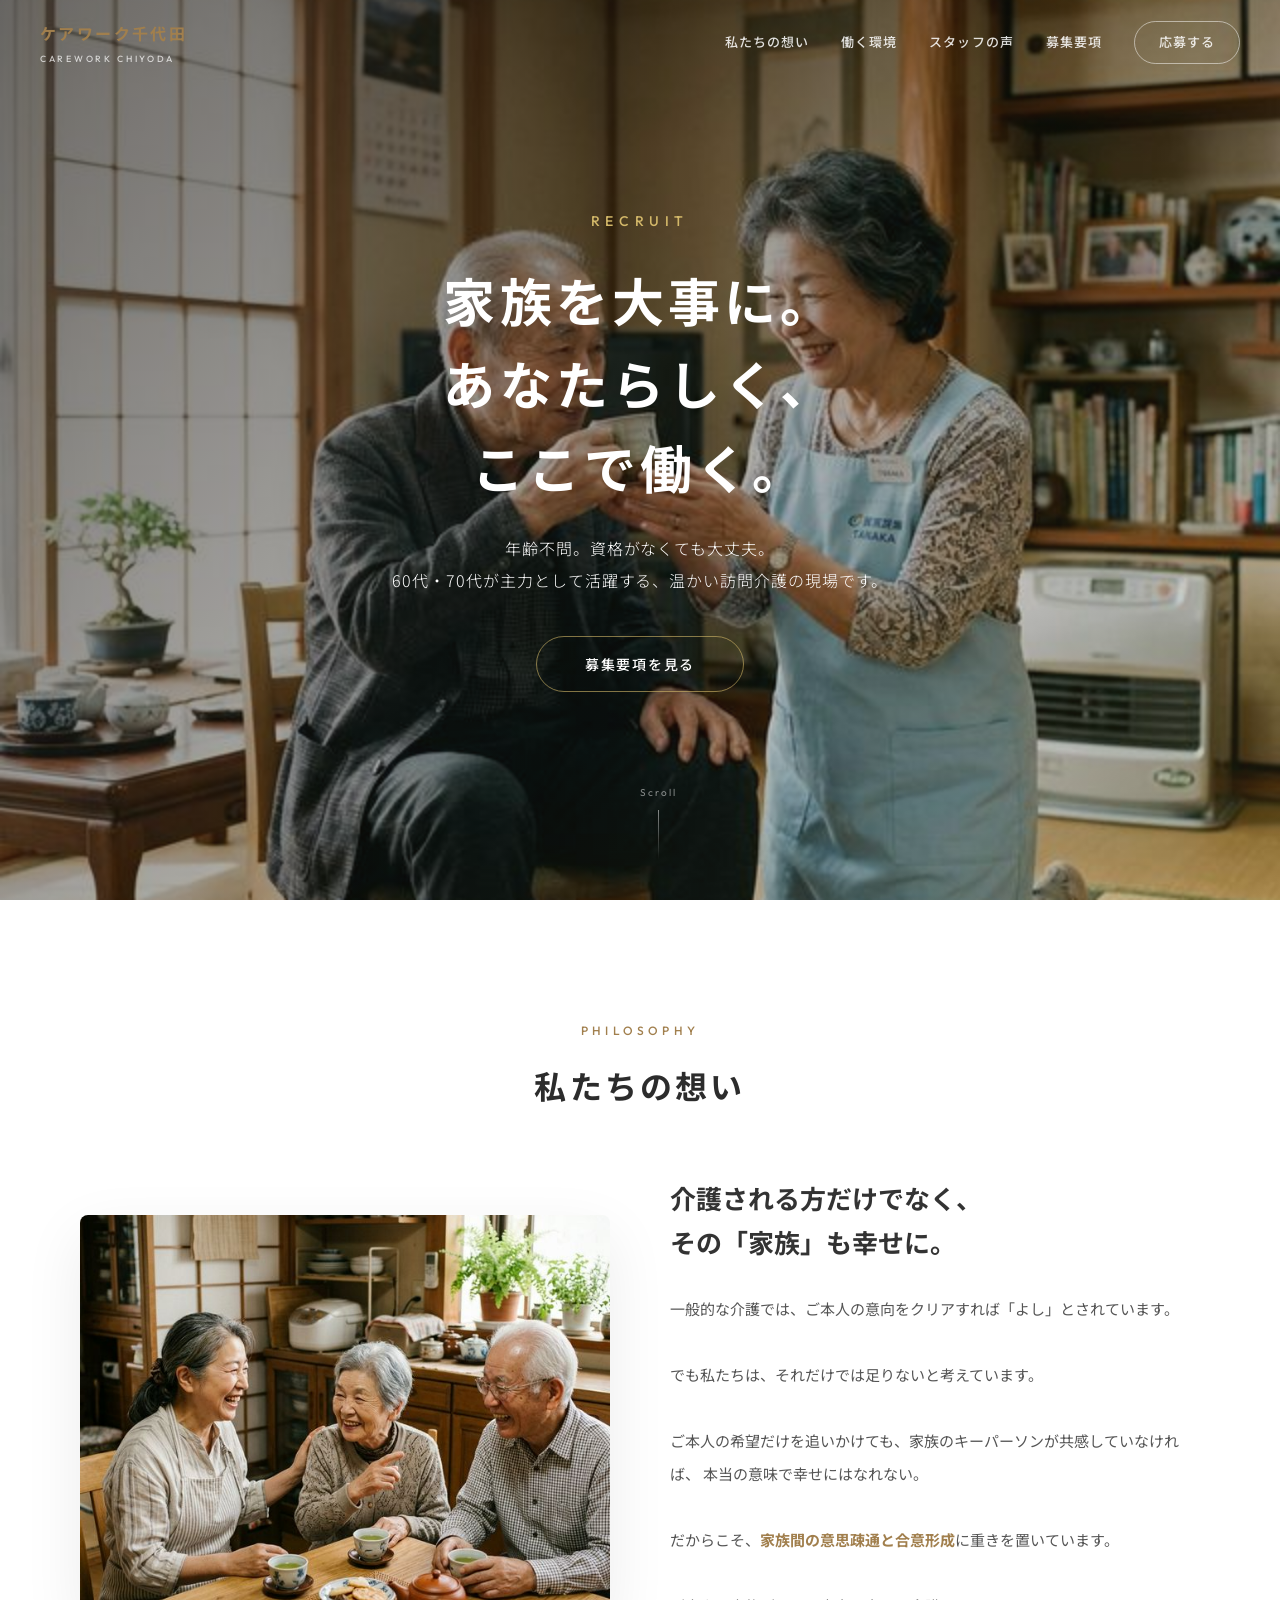
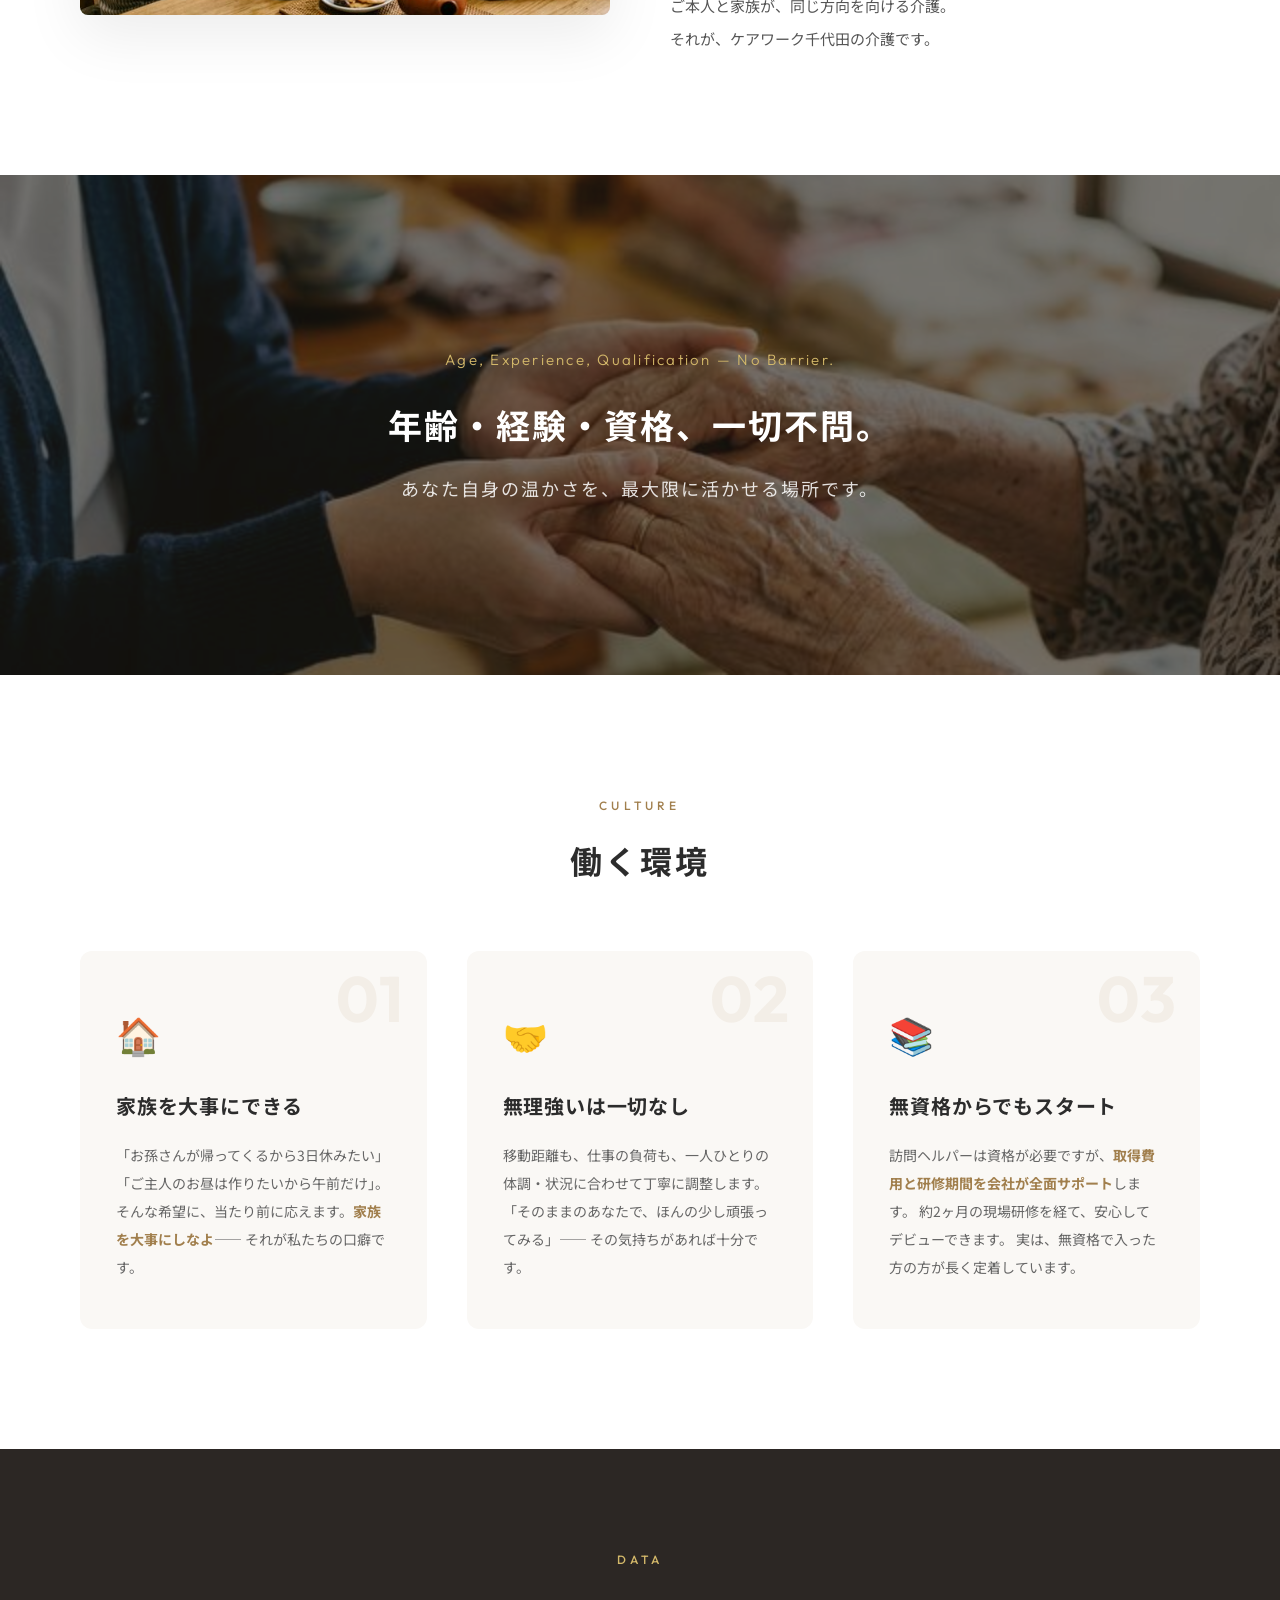
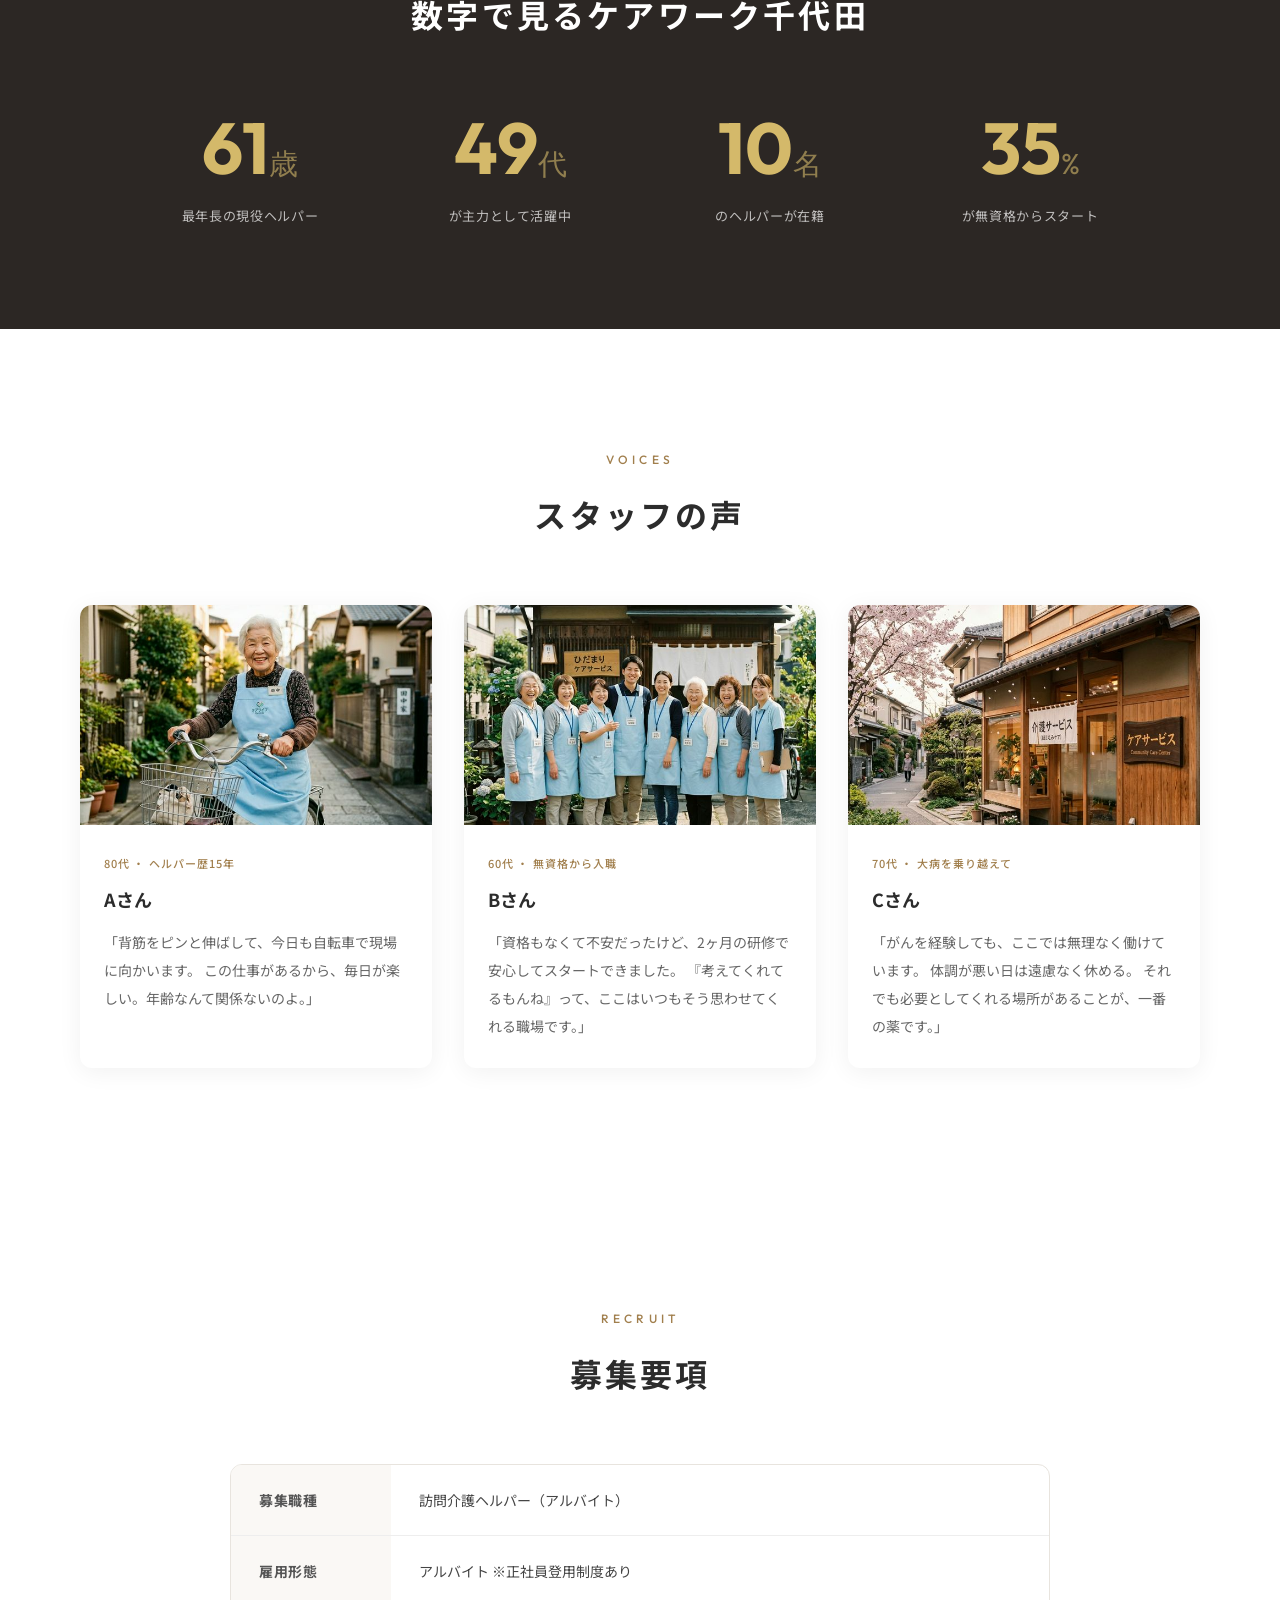
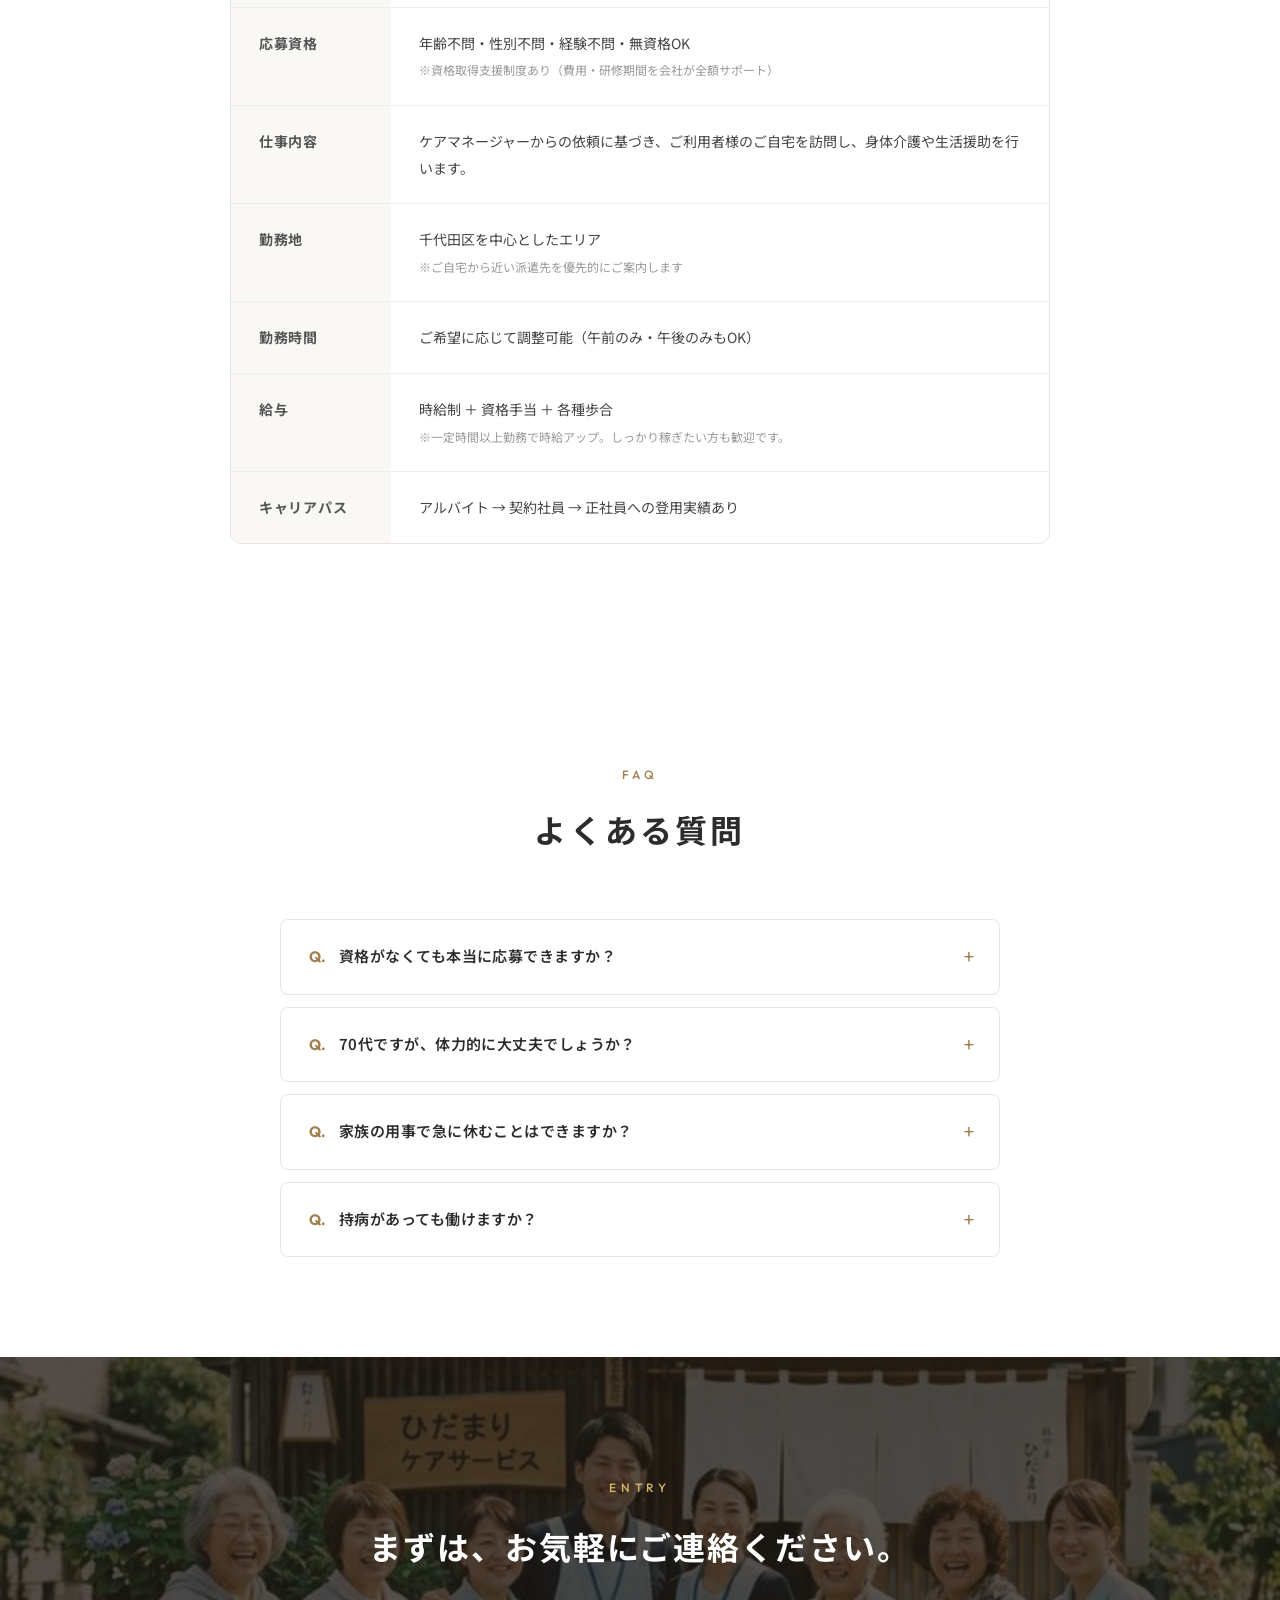
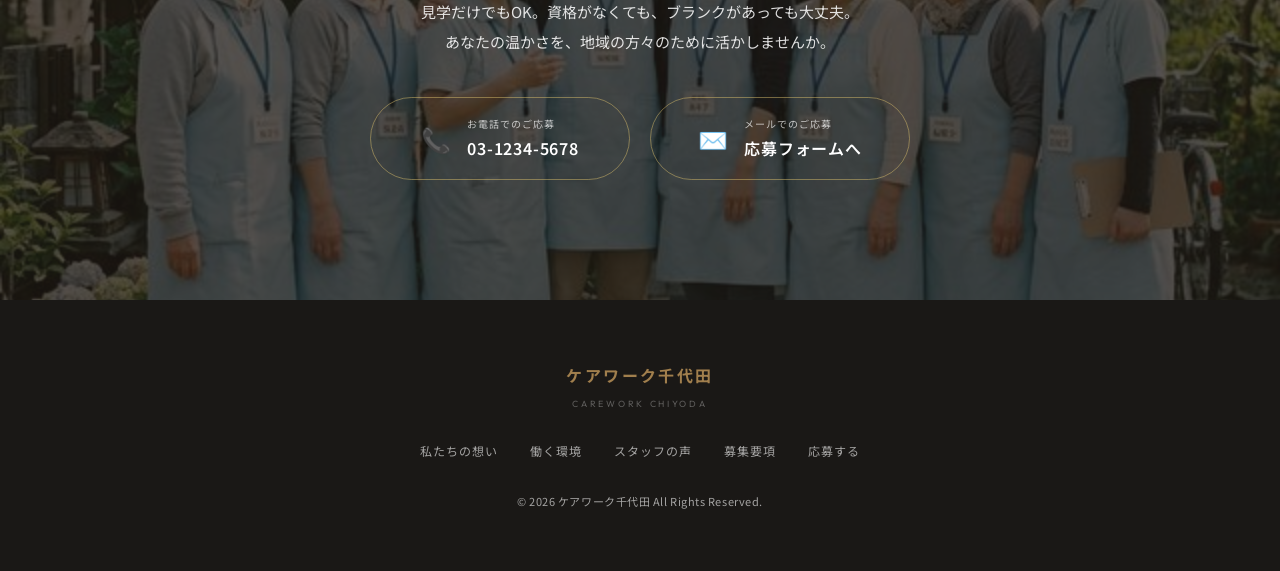
<file: carework-chiyoda/recruit/index.html>
<!DOCTYPE html>
<html lang="ja">
<head>
<meta charset="UTF-8">
<meta name="viewport" content="width=device-width, initial-scale=1.0">
<title>採用情報 | ケアワーク千代田 — 家族を大事に、あなたらしく働ける場所</title>
<meta name="description" content="ケアワーク千代田の採用情報。年齢不問・無資格OK。60代70代が活躍する、家族を大事にできる訪問介護のお仕事です。">
<meta property="og:title" content="採用情報 | ケアワーク千代田">
<meta property="og:description" content="年齢不問・無資格OK。家族を大事にしながら、あなたらしく働ける場所。">
<link rel="preconnect" href="https://fonts.googleapis.com">
<link rel="preconnect" href="https://fonts.gstatic.com" crossorigin>
<link href="https://fonts.googleapis.com/css2?family=Noto+Sans+JP:wght@300;400;500;700&family=Outfit:wght@300;400;500;600;700&display=swap" rel="stylesheet">
<link rel="stylesheet" href="style.css">
</head>
<body>

<!-- ========== HEADER ========== -->
<header class="header" id="header">
  <div class="header__inner">
    <a href="#" class="header__logo">
      <span class="header__logo-main">ケアワーク千代田</span>
      <span class="header__logo-sub">CAREWORK CHIYODA</span>
    </a>
    <nav class="header__nav" id="nav">
      <a href="#philosophy" class="header__nav-link">私たちの想い</a>
      <a href="#culture" class="header__nav-link">働く環境</a>
      <a href="#voices" class="header__nav-link">スタッフの声</a>
      <a href="#recruit" class="header__nav-link">募集要項</a>
      <a href="#contact" class="header__nav-link header__nav-link--cta">応募する</a>
    </nav>
    <button class="header__hamburger" id="hamburger" aria-label="メニューを開く">
      <span></span><span></span><span></span>
    </button>
  </div>
</header>

<!-- ========== HERO ========== -->
<section class="hero" id="hero">
  <div class="hero__bg">
    <img src="images/hero_caregiver.png" alt="笑顔で介護をするスタッフ" class="hero__bg-img">
    <div class="hero__overlay"></div>
  </div>
  <div class="hero__content">
    <p class="hero__label">RECRUIT</p>
    <h1 class="hero__title">
      家族を大事に。<br>あなたらしく、<br>ここで働く。
    </h1>
    <p class="hero__subtitle">
      年齢不問。資格がなくても大丈夫。<br>
      60代・70代が主力として活躍する、<br class="sp-only">温かい訪問介護の現場です。
    </p>
    <a href="#recruit" class="hero__cta">募集要項を見る</a>
  </div>
  <div class="hero__scroll">
    <span>Scroll</span>
    <div class="hero__scroll-line"></div>
  </div>
</section>

<!-- ========== PHILOSOPHY ========== -->
<section class="philosophy" id="philosophy">
  <div class="section-header">
    <p class="section-header__en">PHILOSOPHY</p>
    <h2 class="section-header__ja">私たちの想い</h2>
  </div>
  <div class="philosophy__grid">
    <div class="philosophy__image">
      <img src="images/family_care.png" alt="家族のような介護の風景" loading="lazy">
    </div>
    <div class="philosophy__text">
      <h3 class="philosophy__headline">
        介護される方だけでなく、<br>
        その「家族」も幸せに。
      </h3>
      <p class="philosophy__body">
        一般的な介護では、ご本人の意向をクリアすれば「よし」とされています。<br><br>
        でも私たちは、それだけでは足りないと考えています。<br><br>
        ご本人の希望だけを追いかけても、家族のキーパーソンが共感していなければ、
        本当の意味で幸せにはなれない。<br><br>
        だからこそ、<strong>家族間の意思疎通と合意形成</strong>に重きを置いています。<br><br>
        ご本人と家族が、同じ方向を向ける介護。<br>
        それが、ケアワーク千代田の介護です。
      </p>
    </div>
  </div>
</section>

<!-- ========== MESSAGE BANNER ========== -->
<section class="message-banner">
  <div class="message-banner__bg">
    <img src="images/hands_caring.png" alt="手と手を重ねる" loading="lazy">
    <div class="message-banner__overlay"></div>
  </div>
  <div class="message-banner__content">
    <p class="message-banner__en">Age, Experience, Qualification — No Barrier.</p>
    <h2 class="message-banner__ja">
      年齢・経験・資格、一切不問。<br>
      <span>あなた自身の温かさを、最大限に活かせる場所です。</span>
    </h2>
  </div>
</section>

<!-- ========== CULTURE / 3 CARDS ========== -->
<section class="culture" id="culture">
  <div class="section-header">
    <p class="section-header__en">CULTURE</p>
    <h2 class="section-header__ja">働く環境</h2>
  </div>
  <div class="culture__cards">

    <div class="culture__card">
      <div class="culture__card-number">01</div>
      <div class="culture__card-icon">🏠</div>
      <h3 class="culture__card-title">家族を大事にできる</h3>
      <p class="culture__card-body">
        「お孫さんが帰ってくるから3日休みたい」「ご主人のお昼は作りたいから午前だけ」。
        そんな希望に、当たり前に応えます。<strong>家族を大事にしなよ</strong>——
        それが私たちの口癖です。
      </p>
    </div>

    <div class="culture__card">
      <div class="culture__card-number">02</div>
      <div class="culture__card-icon">🤝</div>
      <h3 class="culture__card-title">無理強いは一切なし</h3>
      <p class="culture__card-body">
        移動距離も、仕事の負荷も、一人ひとりの体調・状況に合わせて丁寧に調整します。
        「そのままのあなたで、ほんの少し頑張ってみる」——
        その気持ちがあれば十分です。
      </p>
    </div>

    <div class="culture__card">
      <div class="culture__card-number">03</div>
      <div class="culture__card-icon">📚</div>
      <h3 class="culture__card-title">無資格からでもスタート</h3>
      <p class="culture__card-body">
        訪問ヘルパーは資格が必要ですが、<strong>取得費用と研修期間を会社が全面サポート</strong>します。
        約2ヶ月の現場研修を経て、安心してデビューできます。
        実は、無資格で入った方の方が長く定着しています。
      </p>
    </div>

  </div>
</section>

<!-- ========== DATA / NUMBERS ========== -->
<section class="data">
  <div class="section-header section-header--light">
    <p class="section-header__en">DATA</p>
    <h2 class="section-header__ja">数字で見るケアワーク千代田</h2>
  </div>
  <div class="data__grid">
    <div class="data__item">
      <span class="data__number">88<small>歳</small></span>
      <span class="data__label">最年長の現役ヘルパー</span>
    </div>
    <div class="data__item">
      <span class="data__number">70<small>代</small></span>
      <span class="data__label">が主力として活躍中</span>
    </div>
    <div class="data__item">
      <span class="data__number">15<small>名</small></span>
      <span class="data__label">のヘルパーが在籍</span>
    </div>
    <div class="data__item">
      <span class="data__number">50<small>%</small></span>
      <span class="data__label">が無資格からスタート</span>
    </div>
  </div>
</section>

<!-- ========== VOICES ========== -->
<section class="voices" id="voices">
  <div class="section-header">
    <p class="section-header__en">VOICES</p>
    <h2 class="section-header__ja">スタッフの声</h2>
  </div>
  <div class="voices__grid">

    <div class="voices__card">
      <div class="voices__card-image">
        <img src="images/senior_staff.png" alt="88歳の現役ヘルパー" loading="lazy">
      </div>
      <div class="voices__card-body">
        <p class="voices__card-age">80代 ・ ヘルパー歴15年</p>
        <h3 class="voices__card-name">Aさん</h3>
        <p class="voices__card-quote">
          「背筋をピンと伸ばして、今日も自転車で現場に向かいます。
          この仕事があるから、毎日が楽しい。年齢なんて関係ないのよ。」
        </p>
      </div>
    </div>

    <div class="voices__card">
      <div class="voices__card-image">
        <img src="images/team_photo.png" alt="チームの笑顔" loading="lazy">
      </div>
      <div class="voices__card-body">
        <p class="voices__card-age">60代 ・ 無資格から入職</p>
        <h3 class="voices__card-name">Bさん</h3>
        <p class="voices__card-quote">
          「資格もなくて不安だったけど、2ヶ月の研修で安心してスタートできました。
          『考えてくれてるもんね』って、ここはいつもそう思わせてくれる職場です。」
        </p>
      </div>
    </div>

    <div class="voices__card">
      <div class="voices__card-image">
        <img src="images/office_exterior.png" alt="事業所の外観" loading="lazy">
      </div>
      <div class="voices__card-body">
        <p class="voices__card-age">70代 ・ 大病を乗り越えて</p>
        <h3 class="voices__card-name">Cさん</h3>
        <p class="voices__card-quote">
          「がんを経験しても、ここでは無理なく働けています。
          体調が悪い日は遠慮なく休める。
          それでも必要としてくれる場所があることが、一番の薬です。」
        </p>
      </div>
    </div>

  </div>
</section>

<!-- ========== RECRUIT ========== -->
<section class="recruit" id="recruit">
  <div class="section-header">
    <p class="section-header__en">RECRUIT</p>
    <h2 class="section-header__ja">募集要項</h2>
  </div>
  <div class="recruit__table-wrap">
    <table class="recruit__table">
      <tbody>
        <tr>
          <th>募集職種</th>
          <td>訪問介護ヘルパー（アルバイト）</td>
        </tr>
        <tr>
          <th>雇用形態</th>
          <td>アルバイト ※正社員登用制度あり</td>
        </tr>
        <tr>
          <th>応募資格</th>
          <td>年齢不問・性別不問・経験不問・無資格OK<br>
          <small>※資格取得支援制度あり（費用・研修期間を会社が全額サポート）</small></td>
        </tr>
        <tr>
          <th>仕事内容</th>
          <td>ケアマネージャーからの依頼に基づき、ご利用者様のご自宅を訪問し、身体介護や生活援助を行います。</td>
        </tr>
        <tr>
          <th>勤務地</th>
          <td>千代田区を中心としたエリア<br>
          <small>※ご自宅から近い派遣先を優先的にご案内します</small></td>
        </tr>
        <tr>
          <th>勤務時間</th>
          <td>ご希望に応じて調整可能（午前のみ・午後のみもOK）</td>
        </tr>
        <tr>
          <th>給与</th>
          <td>時給制 ＋ 資格手当 ＋ 各種歩合<br>
          <small>※一定時間以上勤務で時給アップ。しっかり稼ぎたい方も歓迎です。</small></td>
        </tr>
        <tr>
          <th>キャリアパス</th>
          <td>アルバイト → 契約社員 → 正社員への登用実績あり</td>
        </tr>
      </tbody>
    </table>
  </div>
</section>

<!-- ========== FAQ ========== -->
<section class="faq">
  <div class="section-header">
    <p class="section-header__en">FAQ</p>
    <h2 class="section-header__ja">よくある質問</h2>
  </div>
  <div class="faq__list">
    <details class="faq__item">
      <summary class="faq__question">資格がなくても本当に応募できますか？</summary>
      <p class="faq__answer">はい、無資格でご応募いただけます。入職後、約2ヶ月の現場研修を経て資格取得をサポートします。費用は会社が全額負担いたします。実は、無資格で入られた方の方が長く定着されています。</p>
    </details>
    <details class="faq__item">
      <summary class="faq__question">70代ですが、体力的に大丈夫でしょうか？</summary>
      <p class="faq__answer">当社のヘルパーは70代が主力です。88歳で現役の方もいらっしゃいます。移動距離や仕事の負荷はお一人おひとりの状況に合わせて調整しますので、ご安心ください。</p>
    </details>
    <details class="faq__item">
      <summary class="faq__question">家族の用事で急に休むことはできますか？</summary>
      <p class="faq__answer">もちろんです。「家族を大事にしなよ」が私たちの合言葉。お孫さんの帰省、ご主人の食事の準備など、家庭の事情を最優先にしていただけます。</p>
    </details>
    <details class="faq__item">
      <summary class="faq__question">持病があっても働けますか？</summary>
      <p class="faq__answer">当社には、がんや難病を経験しながらも活躍されているスタッフが多数います。体調に合わせた勤務調整を行いますので、まずはお気軽にご相談ください。</p>
    </details>
  </div>
</section>

<!-- ========== CONTACT / CTA ========== -->
<section class="contact" id="contact">
  <div class="contact__bg">
    <img src="images/team_photo.png" alt="チーム写真" loading="lazy">
    <div class="contact__overlay"></div>
  </div>
  <div class="contact__content">
    <p class="contact__en">ENTRY</p>
    <h2 class="contact__title">まずは、お気軽にご連絡ください。</h2>
    <p class="contact__body">
      見学だけでもOK。資格がなくても、ブランクがあっても大丈夫。<br>
      あなたの温かさを、地域の方々のために活かしませんか。
    </p>
    <div class="contact__buttons">
      <a href="tel:0312345678" class="contact__btn contact__btn--phone">
        <span class="contact__btn-icon">📞</span>
        <span class="contact__btn-text">
          <small>お電話でのご応募</small>
          03-1234-5678
        </span>
      </a>
      <a href="mailto:recruit@carework-chiyoda.jp" class="contact__btn contact__btn--mail">
        <span class="contact__btn-icon">✉️</span>
        <span class="contact__btn-text">
          <small>メールでのご応募</small>
          応募フォームへ
        </span>
      </a>
    </div>
  </div>
</section>

<!-- ========== FOOTER ========== -->
<footer class="footer">
  <div class="footer__inner">
    <div class="footer__logo">
      <span class="footer__logo-main">ケアワーク千代田</span>
      <span class="footer__logo-sub">CAREWORK CHIYODA</span>
    </div>
    <nav class="footer__nav">
      <a href="#philosophy">私たちの想い</a>
      <a href="#culture">働く環境</a>
      <a href="#voices">スタッフの声</a>
      <a href="#recruit">募集要項</a>
      <a href="#contact">応募する</a>
    </nav>
    <p class="footer__copy">&copy; 2026 ケアワーク千代田 All Rights Reserved.</p>
  </div>
</footer>

<script>
// ===== HEADER SCROLL EFFECT =====
const header = document.getElementById('header');
window.addEventListener('scroll', () => {
  header.classList.toggle('header--scrolled', window.scrollY > 60);
});

// ===== HAMBURGER MENU =====
const hamburger = document.getElementById('hamburger');
const nav = document.getElementById('nav');
hamburger.addEventListener('click', () => {
  hamburger.classList.toggle('is-active');
  nav.classList.toggle('is-open');
});
nav.querySelectorAll('.header__nav-link').forEach(link => {
  link.addEventListener('click', () => {
    hamburger.classList.remove('is-active');
    nav.classList.remove('is-open');
  });
});

// ===== SCROLL ANIMATIONS =====
const observerOptions = { threshold: 0.15, rootMargin: '0px 0px -50px 0px' };
const observer = new IntersectionObserver((entries) => {
  entries.forEach(entry => {
    if (entry.isIntersecting) {
      entry.target.classList.add('is-visible');
      observer.unobserve(entry.target);
    }
  });
}, observerOptions);

document.querySelectorAll('.philosophy__grid, .culture__card, .data__item, .voices__card, .recruit__table-wrap, .faq__item, .contact__content').forEach(el => {
  el.classList.add('fade-up');
  observer.observe(el);
});

// ===== SMOOTH SCROLL =====
document.querySelectorAll('a[href^="#"]').forEach(anchor => {
  anchor.addEventListener('click', function(e) {
    e.preventDefault();
    const target = document.querySelector(this.getAttribute('href'));
    if (target) {
      const headerHeight = header.offsetHeight;
      const targetPosition = target.offsetTop - headerHeight;
      window.scrollTo({ top: targetPosition, behavior: 'smooth' });
    }
  });
});

// ===== DATA COUNTER ANIMATION =====
const dataItems = document.querySelectorAll('.data__number');
const dataObserver = new IntersectionObserver((entries) => {
  entries.forEach(entry => {
    if (entry.isIntersecting) {
      const el = entry.target;
      const target = parseInt(el.textContent);
      const small = el.querySelector('small');
      const suffix = small ? small.textContent : '';
      let current = 0;
      const duration = 1500;
      const step = target / (duration / 16);
      const counter = setInterval(() => {
        current += step;
        if (current >= target) {
          current = target;
          clearInterval(counter);
        }
        el.innerHTML = Math.floor(current) + (suffix ? '<small>' + suffix + '</small>' : '');
      }, 16);
      dataObserver.unobserve(el);
    }
  });
}, { threshold: 0.5 });
dataItems.forEach(item => dataObserver.observe(item));
</script>

</body>
</html>
</file>
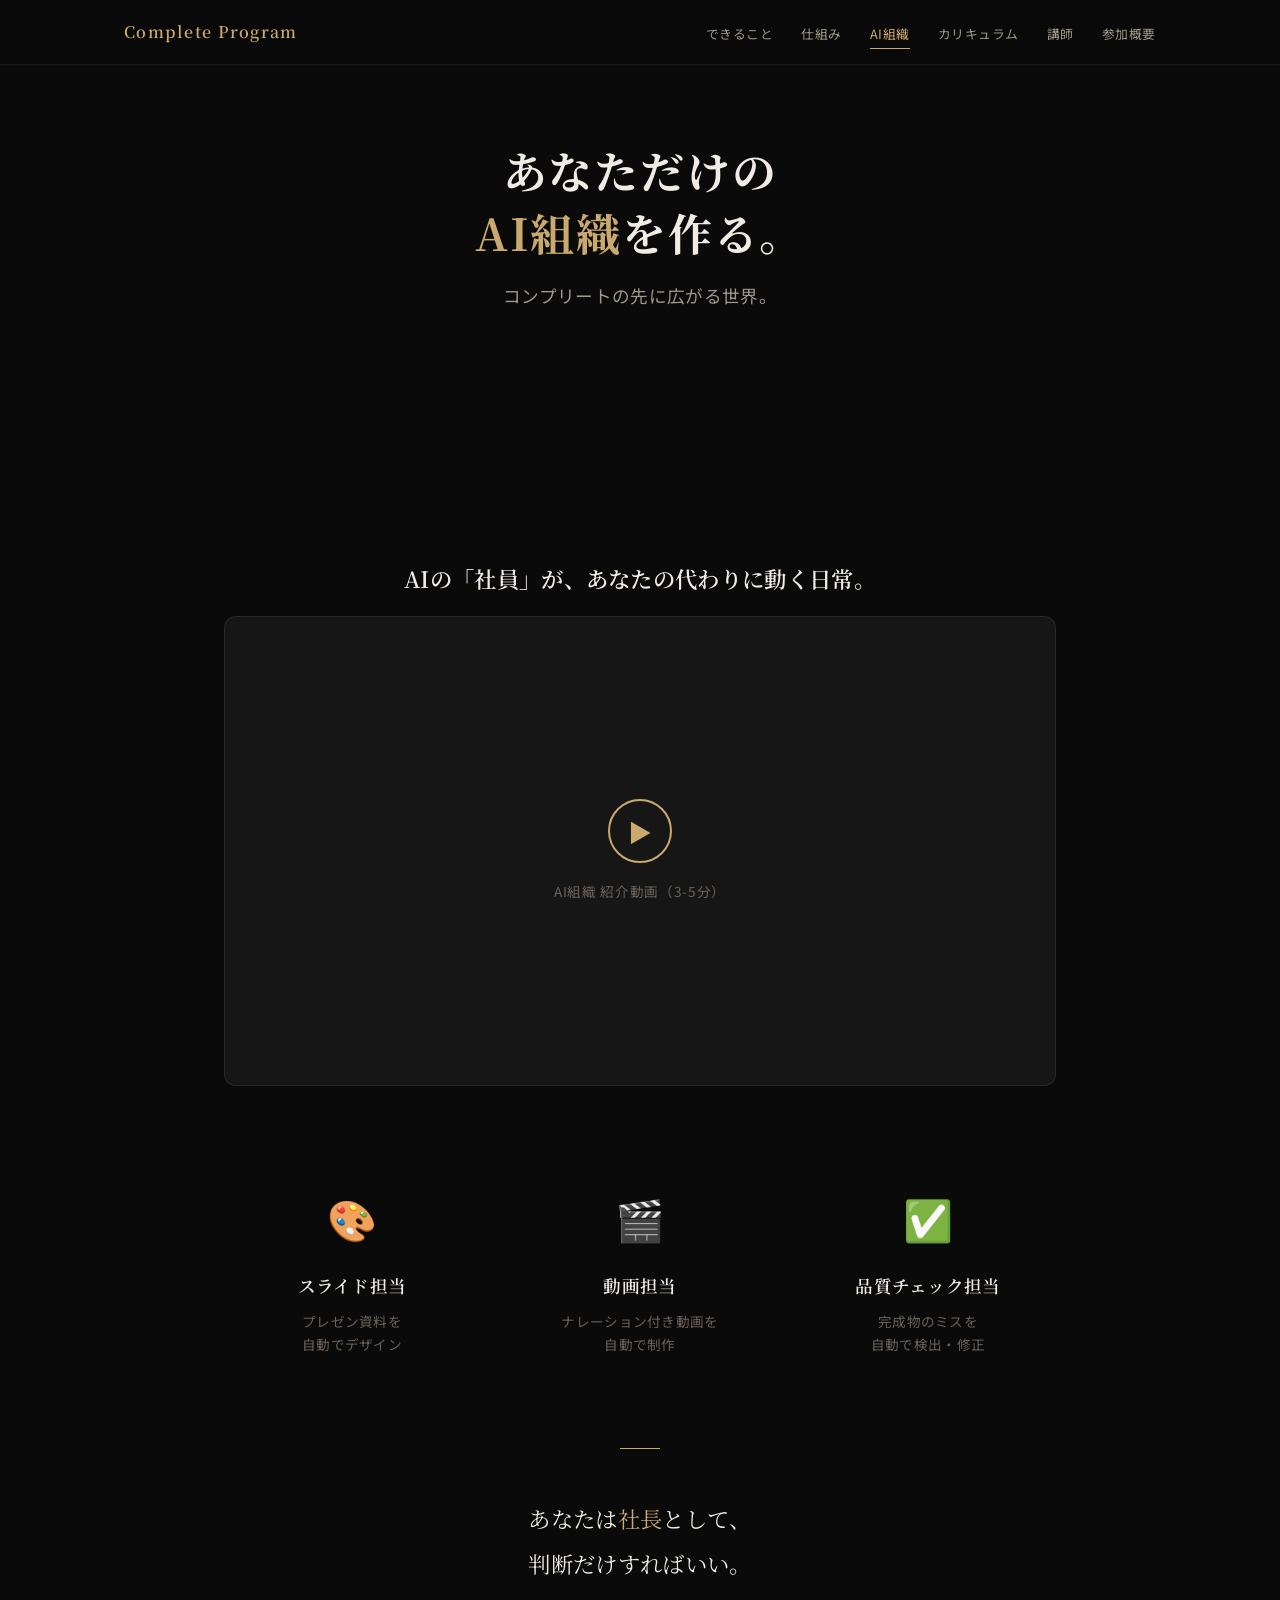
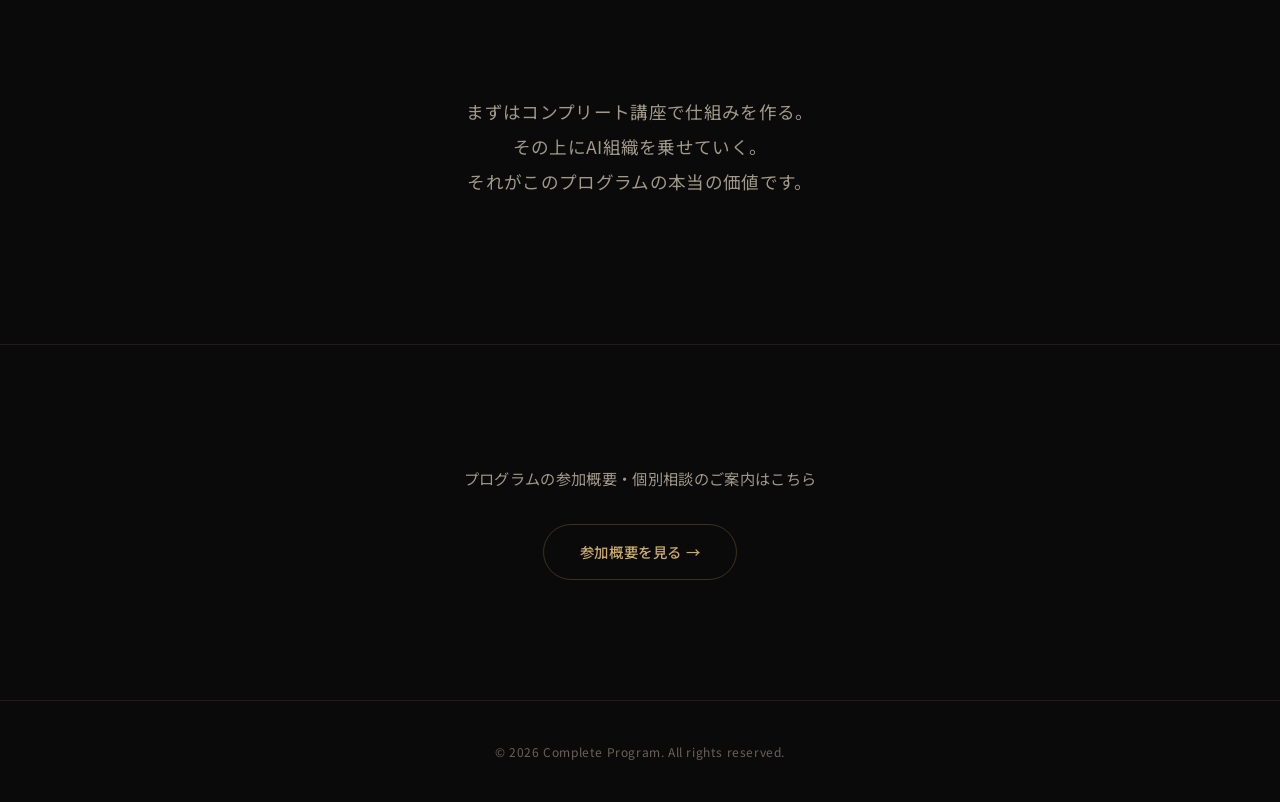
<file: ai-team.html>
<!DOCTYPE html>
<html lang="ja">
<head>
  <meta charset="UTF-8">
  <meta name="viewport" content="width=device-width, initial-scale=1.0">
  <title>AI組織 — Complete Program</title>
  <meta name="description" content="スライド担当、動画担当、品質チェック担当。AIの「社員」が、あなたの指示で動く世界。">
  <link rel="stylesheet" href="style.css">
</head>
<body>

  <header class="site-header">
    <nav class="nav">
      <a href="index.html" class="nav__logo">Complete Program</a>
      <button class="nav__toggle" id="navToggle" aria-label="メニュー">
        <span></span><span></span><span></span>
      </button>
      <ul class="nav__links" id="navLinks">
        <li><a href="demo.html" class="nav__link">できること</a></li>
        <li><a href="system.html" class="nav__link">仕組み</a></li>
        <li><a href="ai-team.html" class="nav__link nav__link--active">AI組織</a></li>
        <li><a href="curriculum.html" class="nav__link">カリキュラム</a></li>
        <li><a href="coaches.html" class="nav__link">講師</a></li>
        <li><a href="overview.html" class="nav__link">参加概要</a></li>
      </ul>
    </nav>
  </header>

  <section class="page-hero">
    <h1 class="page-hero__title">あなただけの<br><span class="text-accent">AI組織</span>を作る。</h1>
    <p class="page-hero__subtitle">コンプリートの先に広がる世界。</p>
  </section>

  <section class="section">
    <div class="container">

      <div class="video-block fade-in">
        <p class="video-block__label">AIの「社員」が、あなたの代わりに動く日常。</p>
        <div class="video-block__player">
          <div class="video-block__placeholder">
            <div class="video-block__play-icon">▶</div>
            <span class="video-block__placeholder-text">AI組織 紹介動画（3-5分）</span>
          </div>
        </div>
      </div>

      <!-- AI Team Visual -->
      <div class="three-col mt-64 fade-in">
        <div class="three-col__item">
          <div class="three-col__icon">🎨</div>
          <div class="three-col__title">スライド担当</div>
          <div class="three-col__desc">プレゼン資料を<br>自動でデザイン</div>
        </div>
        <div class="three-col__item">
          <div class="three-col__icon">🎬</div>
          <div class="three-col__title">動画担当</div>
          <div class="three-col__desc">ナレーション付き動画を<br>自動で制作</div>
        </div>
        <div class="three-col__item">
          <div class="three-col__icon">✅</div>
          <div class="three-col__title">品質チェック担当</div>
          <div class="three-col__desc">完成物のミスを<br>自動で検出・修正</div>
        </div>
      </div>

      <div class="quote-block fade-in">
        <p class="quote-block__text">
          あなたは<em>社長</em>として、<br>
          判断だけすればいい。
        </p>
      </div>

      <div class="text-center fade-in mt-48">
        <p class="text-body mb-24">
          まずはコンプリート講座で仕組みを作る。<br>
          その上にAI組織を乗せていく。<br>
          それがこのプログラムの本当の価値です。
        </p>
      </div>

    </div>
  </section>

  <section class="cta-section fade-in">
    <p class="cta-section__desc">プログラムの参加概要・個別相談のご案内はこちら</p>
    <a href="overview.html" class="btn btn--outline">参加概要を見る →</a>
  </section>

  <footer class="site-footer">
    <p>© 2026 Complete Program. All rights reserved.</p>
  </footer>

  <script src="main.js"></script>
</body>
</html>
</file>
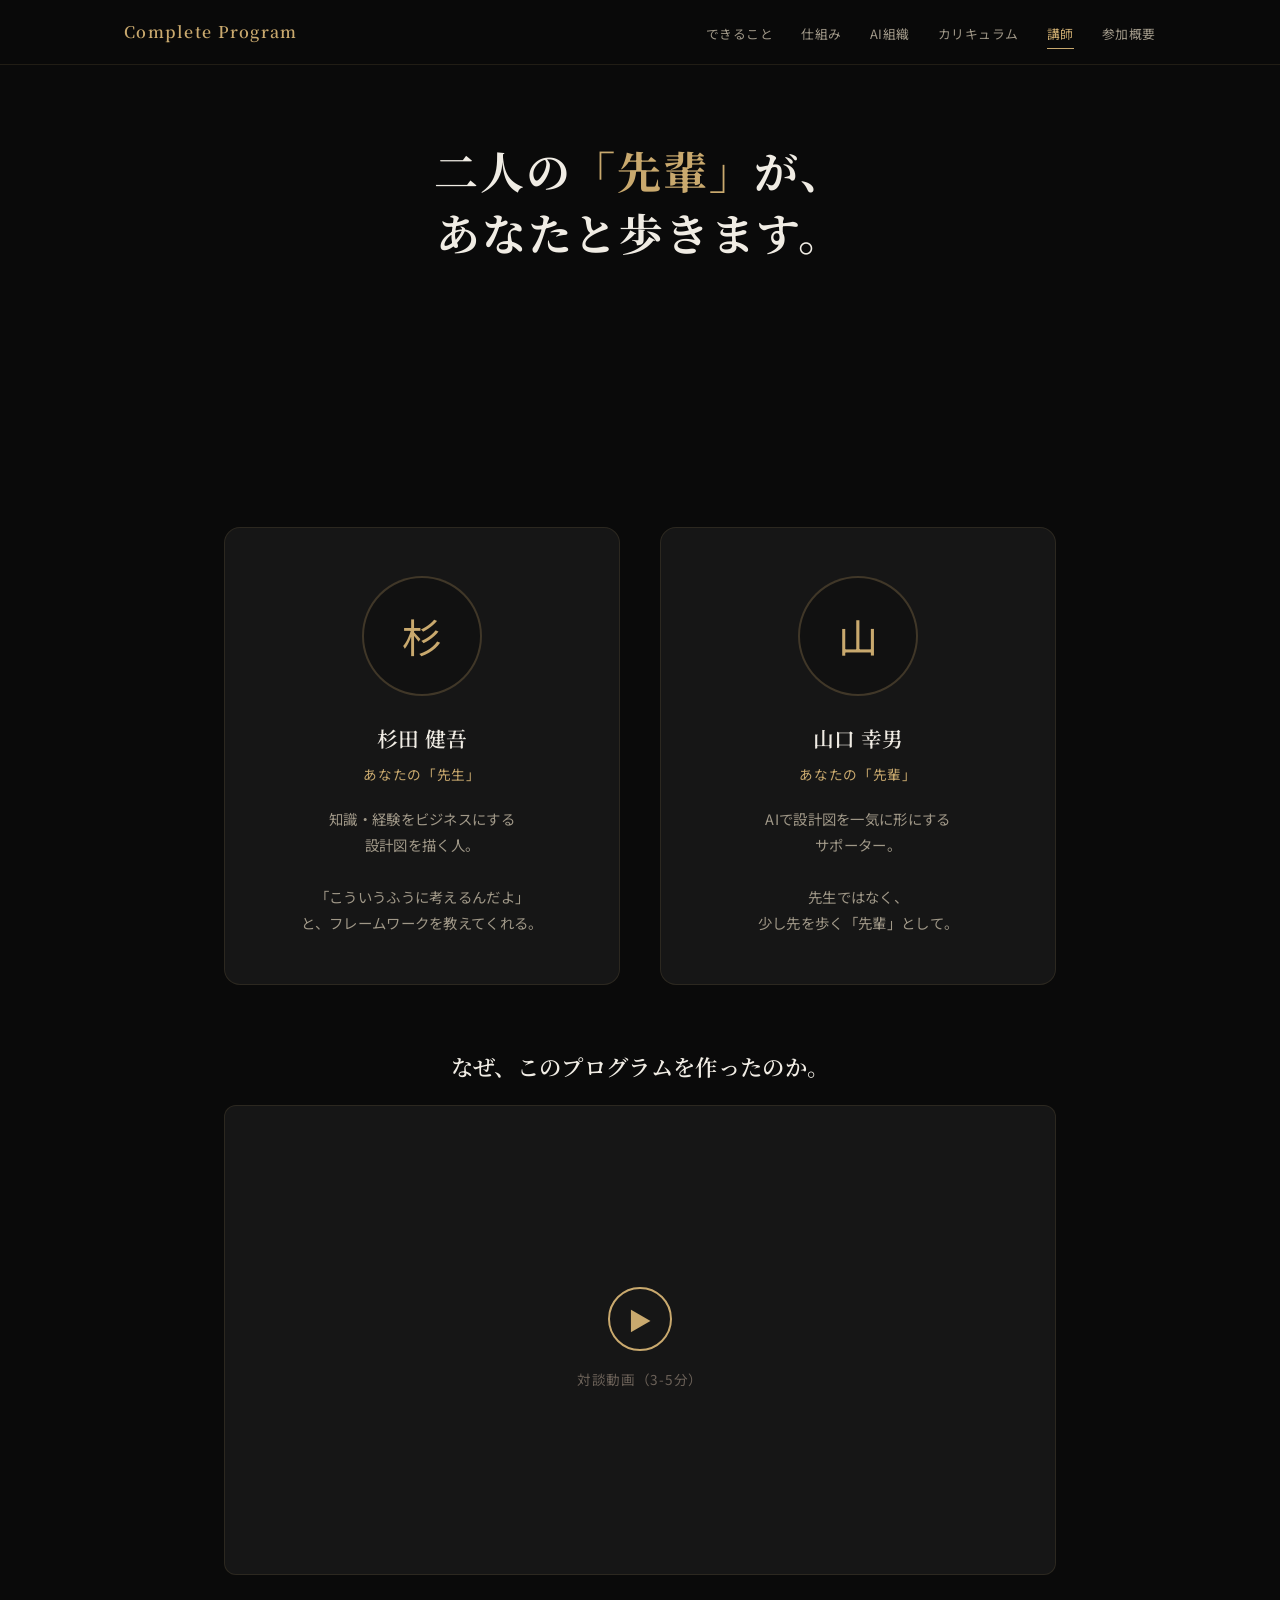
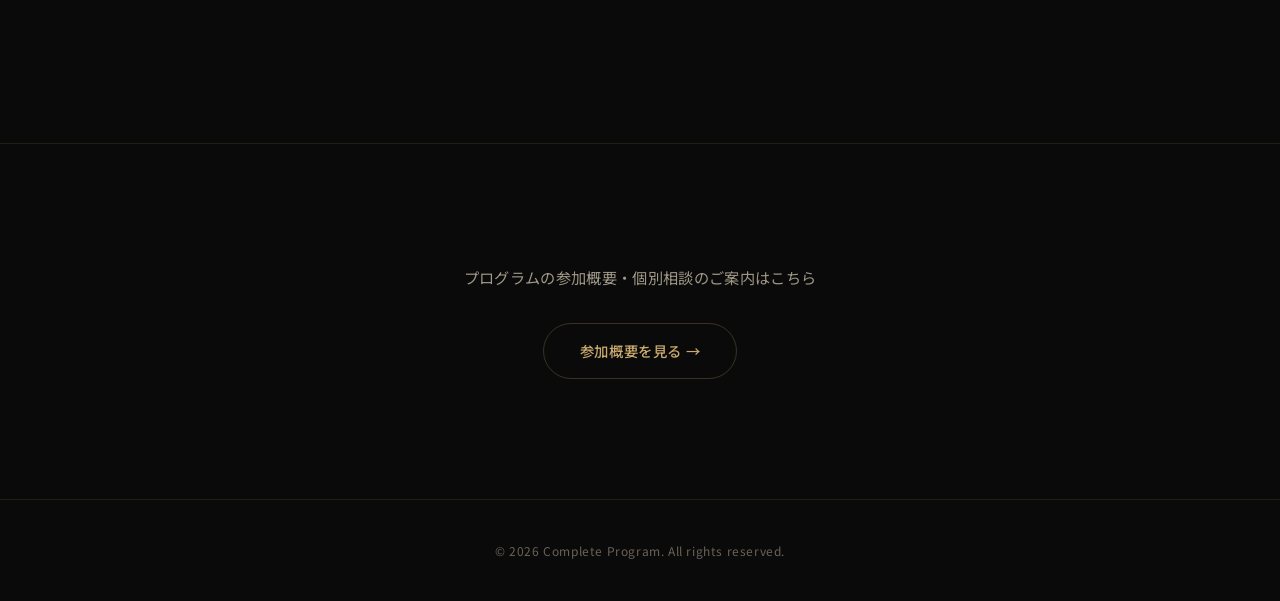
<file: coaches.html>
<!DOCTYPE html>
<html lang="ja">
<head>
  <meta charset="UTF-8">
  <meta name="viewport" content="width=device-width, initial-scale=1.0">
  <title>講師紹介 — Complete Program</title>
  <meta name="description" content="杉田健吾（先生）と山口幸男（先輩）。二人の「先輩」が、あなたと一緒に歩きます。">
  <link rel="stylesheet" href="style.css">
</head>
<body>

  <header class="site-header">
    <nav class="nav">
      <a href="index.html" class="nav__logo">Complete Program</a>
      <button class="nav__toggle" id="navToggle" aria-label="メニュー">
        <span></span><span></span><span></span>
      </button>
      <ul class="nav__links" id="navLinks">
        <li><a href="demo.html" class="nav__link">できること</a></li>
        <li><a href="system.html" class="nav__link">仕組み</a></li>
        <li><a href="ai-team.html" class="nav__link">AI組織</a></li>
        <li><a href="curriculum.html" class="nav__link">カリキュラム</a></li>
        <li><a href="coaches.html" class="nav__link nav__link--active">講師</a></li>
        <li><a href="overview.html" class="nav__link">参加概要</a></li>
      </ul>
    </nav>
  </header>

  <section class="page-hero">
    <h1 class="page-hero__title">二人の<span class="text-accent">「先輩」</span>が、<br>あなたと歩きます。</h1>
  </section>

  <section class="section">
    <div class="container">

      <div class="coach-grid fade-in">
        <div class="coach-card">
          <div class="coach-card__avatar">杉</div>
          <div class="coach-card__name">杉田 健吾</div>
          <div class="coach-card__role">あなたの「先生」</div>
          <div class="coach-card__desc">
            知識・経験をビジネスにする<br>
            設計図を描く人。<br><br>
            「こういうふうに考えるんだよ」<br>
            と、フレームワークを教えてくれる。
          </div>
        </div>

        <div class="coach-card">
          <div class="coach-card__avatar">山</div>
          <div class="coach-card__name">山口 幸男</div>
          <div class="coach-card__role">あなたの「先輩」</div>
          <div class="coach-card__desc">
            AIで設計図を一気に形にする<br>
            サポーター。<br><br>
            先生ではなく、<br>
            少し先を歩く「先輩」として。
          </div>
        </div>
      </div>

      <!-- Talk Video -->
      <div class="video-block mt-64 fade-in">
        <p class="video-block__label">なぜ、このプログラムを作ったのか。</p>
        <div class="video-block__player">
          <div class="video-block__placeholder">
            <div class="video-block__play-icon">▶</div>
            <span class="video-block__placeholder-text">対談動画（3-5分）</span>
          </div>
        </div>
      </div>

    </div>
  </section>

  <section class="cta-section fade-in">
    <p class="cta-section__desc">プログラムの参加概要・個別相談のご案内はこちら</p>
    <a href="overview.html" class="btn btn--outline">参加概要を見る →</a>
  </section>

  <footer class="site-footer">
    <p>© 2026 Complete Program. All rights reserved.</p>
  </footer>

  <script src="main.js"></script>
</body>
</html>
</file>
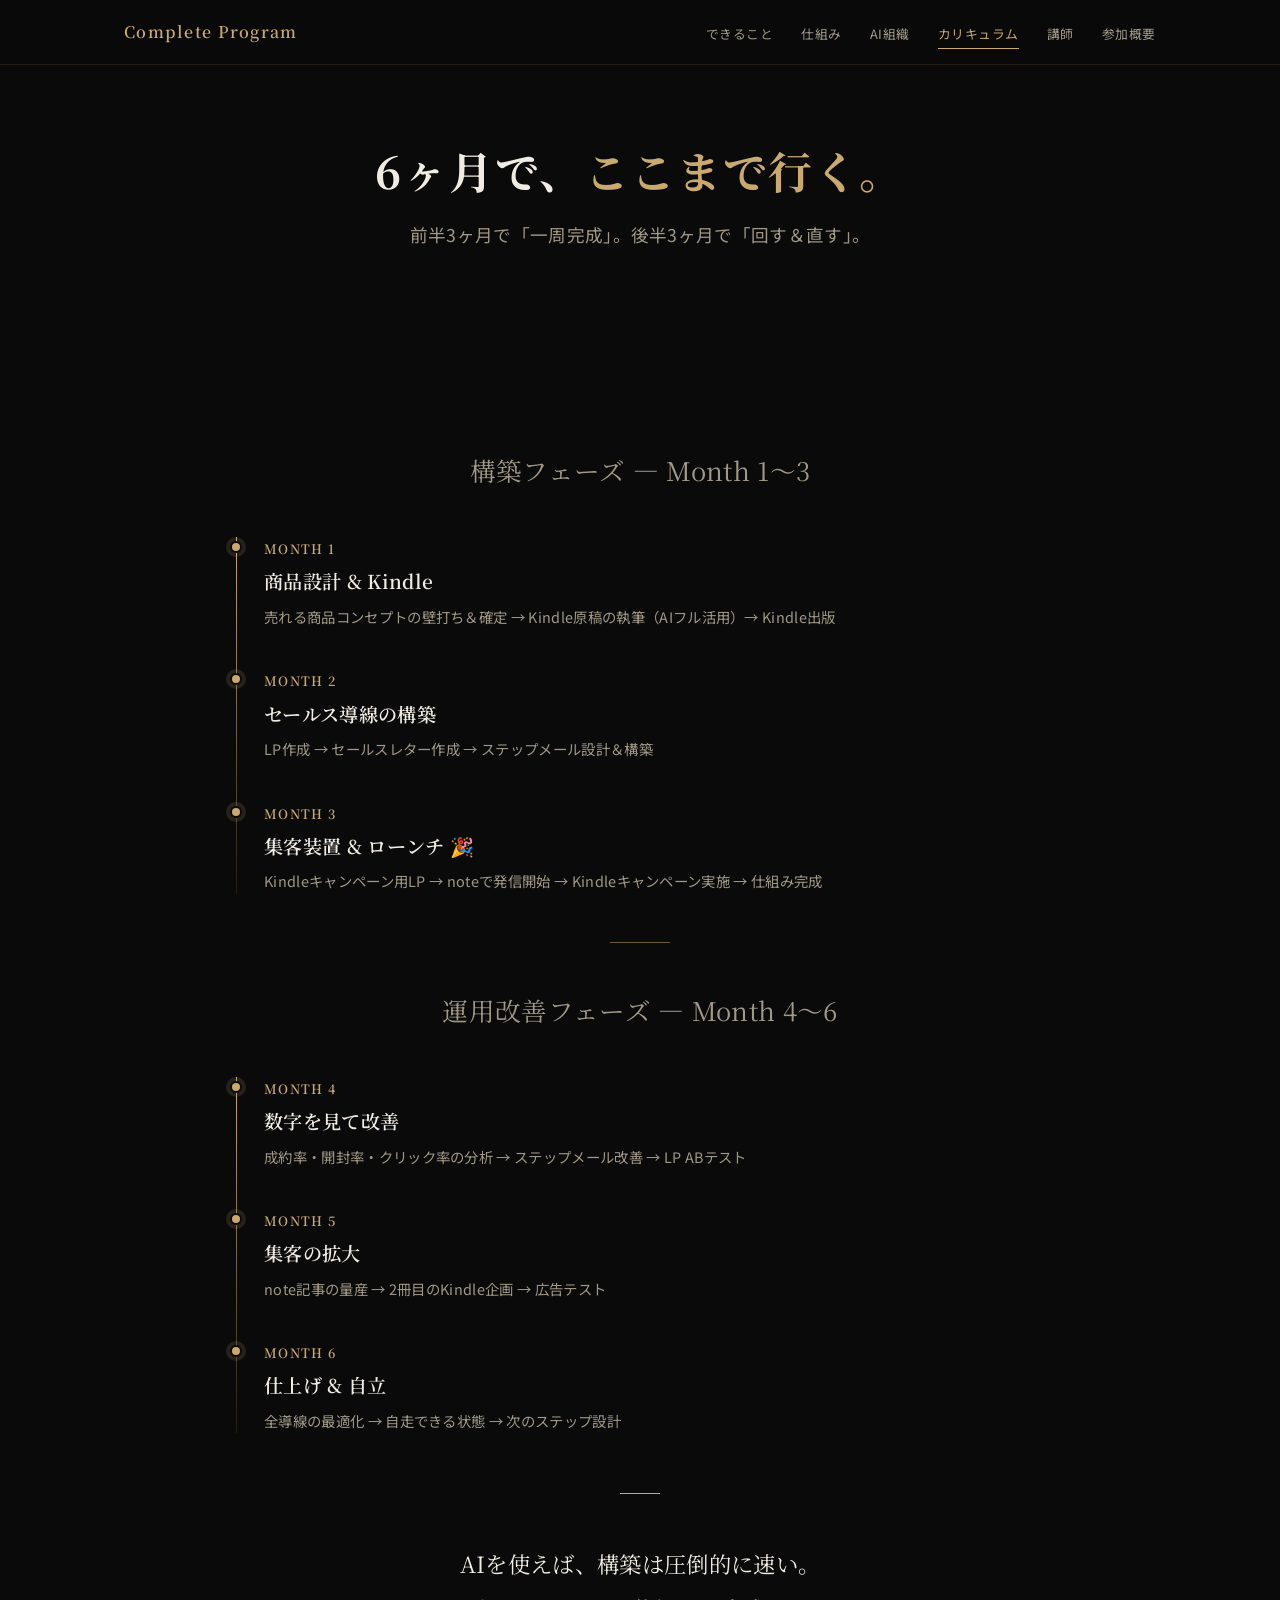
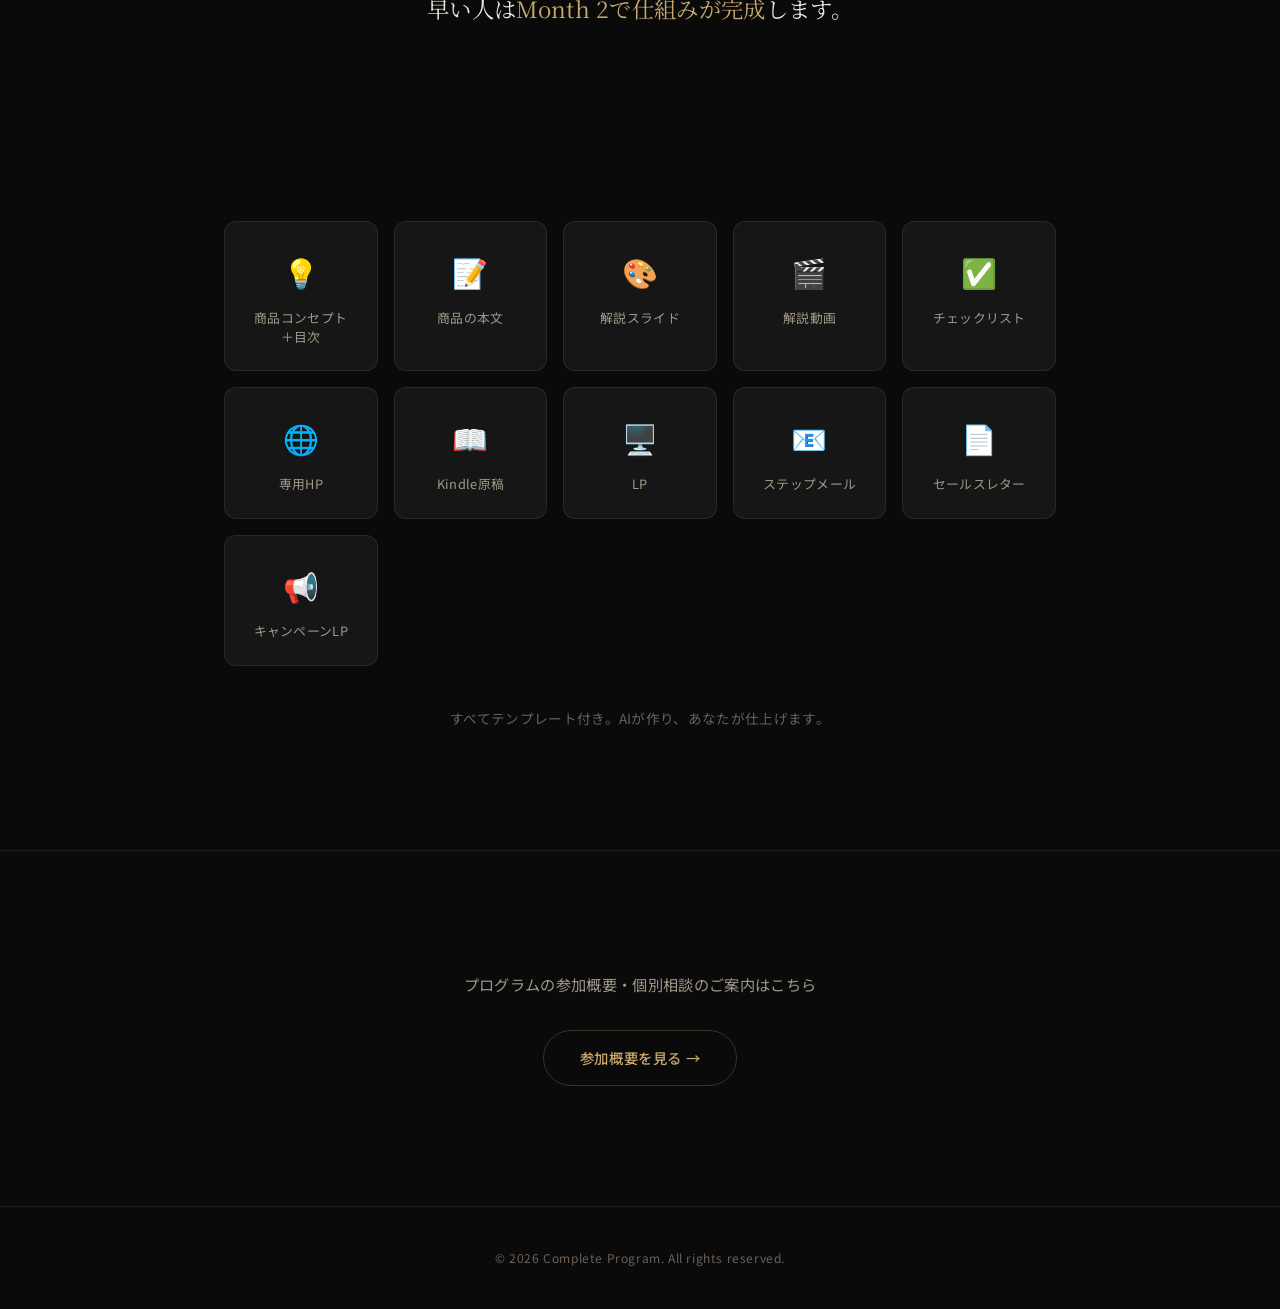
<file: curriculum.html>
<!DOCTYPE html>
<html lang="ja">
<head>
  <meta charset="UTF-8">
  <meta name="viewport" content="width=device-width, initial-scale=1.0">
  <title>カリキュラム — Complete Program</title>
  <meta name="description" content="前半3ヶ月で仕組みを構築、後半3ヶ月で運用改善。6ヶ月で全工程をコンプリートするロードマップ。">
  <link rel="stylesheet" href="style.css">
</head>
<body>

  <header class="site-header">
    <nav class="nav">
      <a href="index.html" class="nav__logo">Complete Program</a>
      <button class="nav__toggle" id="navToggle" aria-label="メニュー">
        <span></span><span></span><span></span>
      </button>
      <ul class="nav__links" id="navLinks">
        <li><a href="demo.html" class="nav__link">できること</a></li>
        <li><a href="system.html" class="nav__link">仕組み</a></li>
        <li><a href="ai-team.html" class="nav__link">AI組織</a></li>
        <li><a href="curriculum.html" class="nav__link nav__link--active">カリキュラム</a></li>
        <li><a href="coaches.html" class="nav__link">講師</a></li>
        <li><a href="overview.html" class="nav__link">参加概要</a></li>
      </ul>
    </nav>
  </header>

  <section class="page-hero">
    <h1 class="page-hero__title">6ヶ月で、<span class="text-accent">ここまで行く。</span></h1>
    <p class="page-hero__subtitle">前半3ヶ月で「一周完成」。後半3ヶ月で「回す＆直す」。</p>
  </section>

  <section class="section">
    <div class="container">

      <p class="heading-md text-center fade-in mb-48" style="color: var(--text-secondary); font-weight: 400;">構築フェーズ — Month 1〜3</p>

      <div class="timeline fade-in">
        <div class="timeline__item">
          <div class="timeline__dot"></div>
          <div class="timeline__month">MONTH 1</div>
          <div class="timeline__title">商品設計 & Kindle</div>
          <div class="timeline__desc">売れる商品コンセプトの壁打ち＆確定 → Kindle原稿の執筆（AIフル活用）→ Kindle出版</div>
        </div>

        <div class="timeline__item">
          <div class="timeline__dot"></div>
          <div class="timeline__month">MONTH 2</div>
          <div class="timeline__title">セールス導線の構築</div>
          <div class="timeline__desc">LP作成 → セールスレター作成 → ステップメール設計＆構築</div>
        </div>

        <div class="timeline__item">
          <div class="timeline__dot"></div>
          <div class="timeline__month">MONTH 3</div>
          <div class="timeline__title">集客装置 & ローンチ 🎉</div>
          <div class="timeline__desc">Kindleキャンペーン用LP → noteで発信開始 → Kindleキャンペーン実施 → 仕組み完成</div>
        </div>
      </div>

      <div class="divider"></div>

      <p class="heading-md text-center fade-in mb-48 mt-48" style="color: var(--text-secondary); font-weight: 400;">運用改善フェーズ — Month 4〜6</p>

      <div class="timeline fade-in">
        <div class="timeline__item">
          <div class="timeline__dot"></div>
          <div class="timeline__month">MONTH 4</div>
          <div class="timeline__title">数字を見て改善</div>
          <div class="timeline__desc">成約率・開封率・クリック率の分析 → ステップメール改善 → LP ABテスト</div>
        </div>

        <div class="timeline__item">
          <div class="timeline__dot"></div>
          <div class="timeline__month">MONTH 5</div>
          <div class="timeline__title">集客の拡大</div>
          <div class="timeline__desc">note記事の量産 → 2冊目のKindle企画 → 広告テスト</div>
        </div>

        <div class="timeline__item">
          <div class="timeline__dot"></div>
          <div class="timeline__month">MONTH 6</div>
          <div class="timeline__title">仕上げ & 自立</div>
          <div class="timeline__desc">全導線の最適化 → 自走できる状態 → 次のステップ設計</div>
        </div>
      </div>

      <div class="quote-block fade-in">
        <p class="quote-block__text">
          AIを使えば、構築は圧倒的に速い。<br>
          早い人は<em>Month 2で仕組みが完成</em>します。
        </p>
      </div>

      <!-- Deliverables -->
      <p class="heading-md text-center fade-in mb-32 mt-64">AIで作る、11の制作物</p>

      <div class="deliverables fade-in">
        <div class="deliverable">
          <div class="deliverable__icon">💡</div>
          <div class="deliverable__name">商品コンセプト<br>＋目次</div>
        </div>
        <div class="deliverable">
          <div class="deliverable__icon">📝</div>
          <div class="deliverable__name">商品の本文</div>
        </div>
        <div class="deliverable">
          <div class="deliverable__icon">🎨</div>
          <div class="deliverable__name">解説スライド</div>
        </div>
        <div class="deliverable">
          <div class="deliverable__icon">🎬</div>
          <div class="deliverable__name">解説動画</div>
        </div>
        <div class="deliverable">
          <div class="deliverable__icon">✅</div>
          <div class="deliverable__name">チェックリスト</div>
        </div>
        <div class="deliverable">
          <div class="deliverable__icon">🌐</div>
          <div class="deliverable__name">専用HP</div>
        </div>
        <div class="deliverable">
          <div class="deliverable__icon">📖</div>
          <div class="deliverable__name">Kindle原稿</div>
        </div>
        <div class="deliverable">
          <div class="deliverable__icon">🖥️</div>
          <div class="deliverable__name">LP</div>
        </div>
        <div class="deliverable">
          <div class="deliverable__icon">📧</div>
          <div class="deliverable__name">ステップメール</div>
        </div>
        <div class="deliverable">
          <div class="deliverable__icon">📄</div>
          <div class="deliverable__name">セールスレター</div>
        </div>
        <div class="deliverable">
          <div class="deliverable__icon">📢</div>
          <div class="deliverable__name">キャンペーンLP</div>
        </div>
      </div>

      <p class="text-small text-center mt-24 fade-in">すべてテンプレート付き。AIが作り、あなたが仕上げます。</p>

    </div>
  </section>

  <section class="cta-section fade-in">
    <p class="cta-section__desc">プログラムの参加概要・個別相談のご案内はこちら</p>
    <a href="overview.html" class="btn btn--outline">参加概要を見る →</a>
  </section>

  <footer class="site-footer">
    <p>© 2026 Complete Program. All rights reserved.</p>
  </footer>

  <script src="main.js"></script>
</body>
</html>
</file>
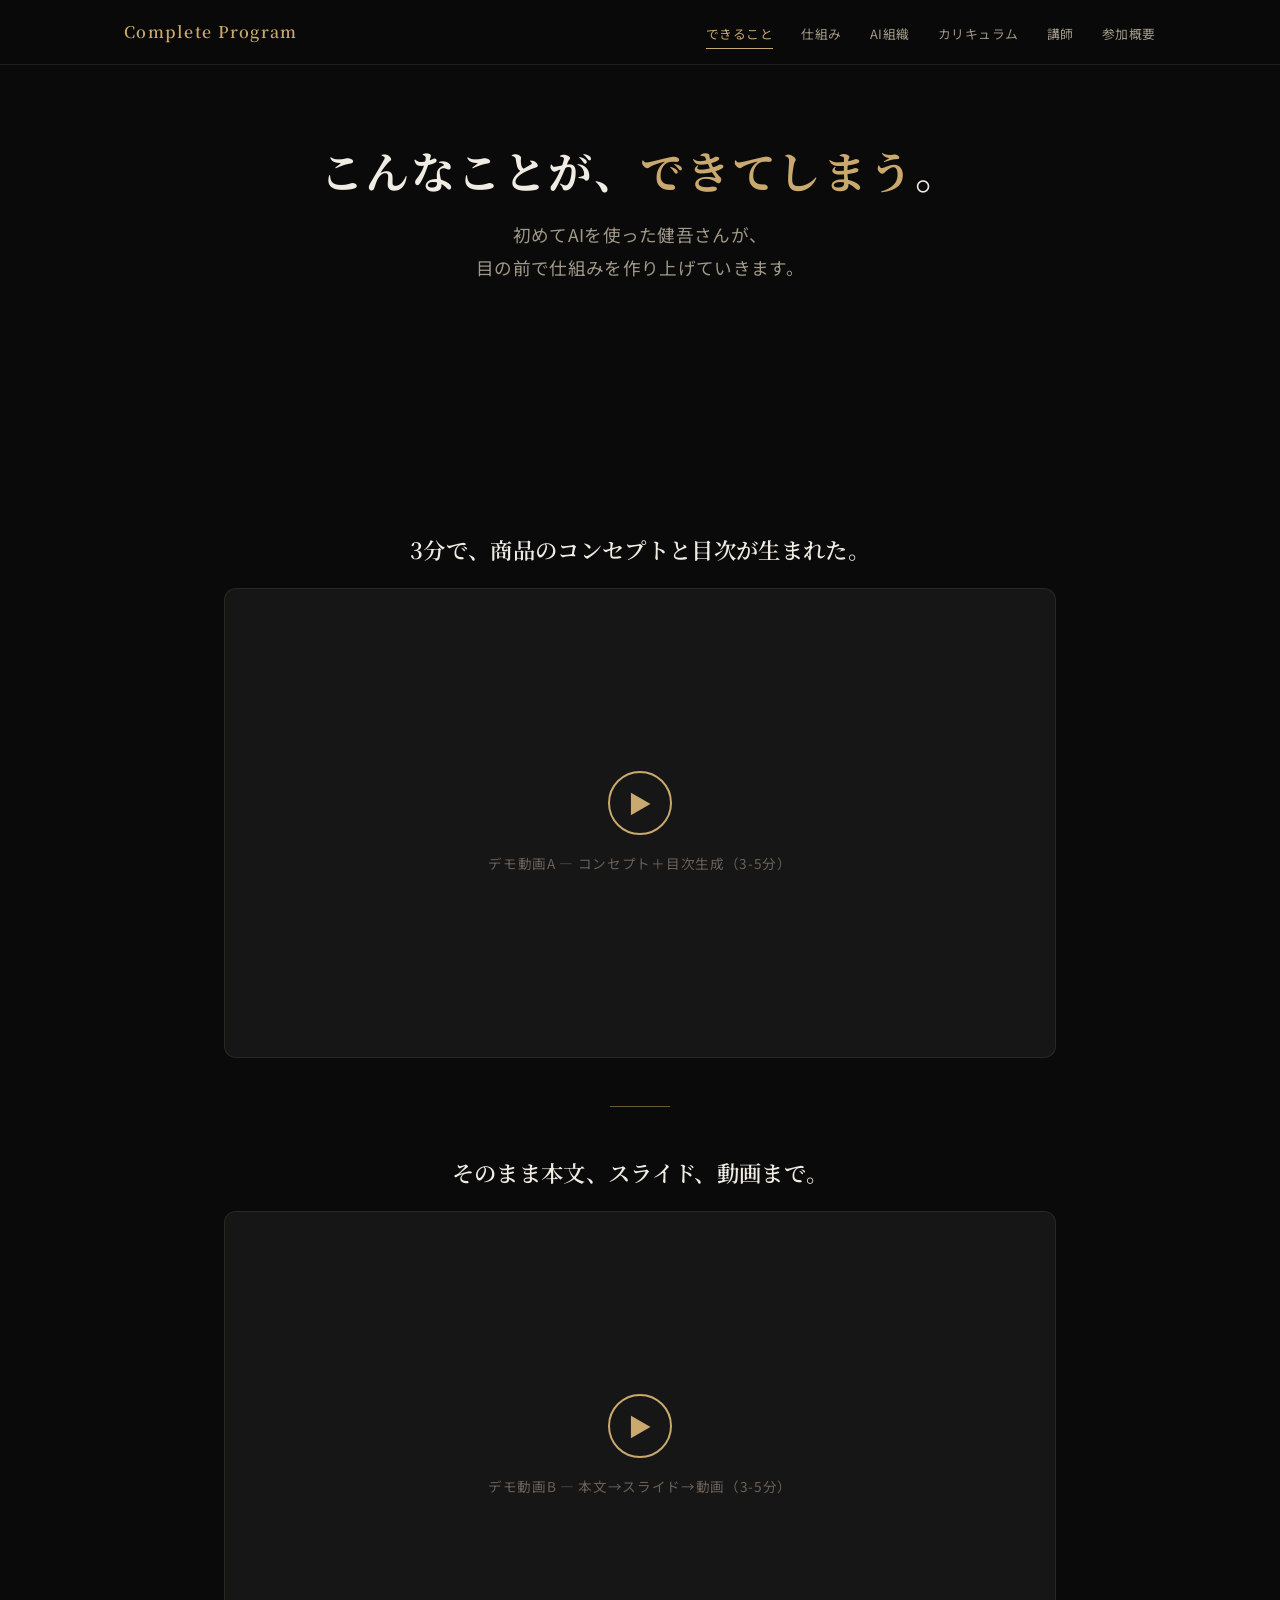
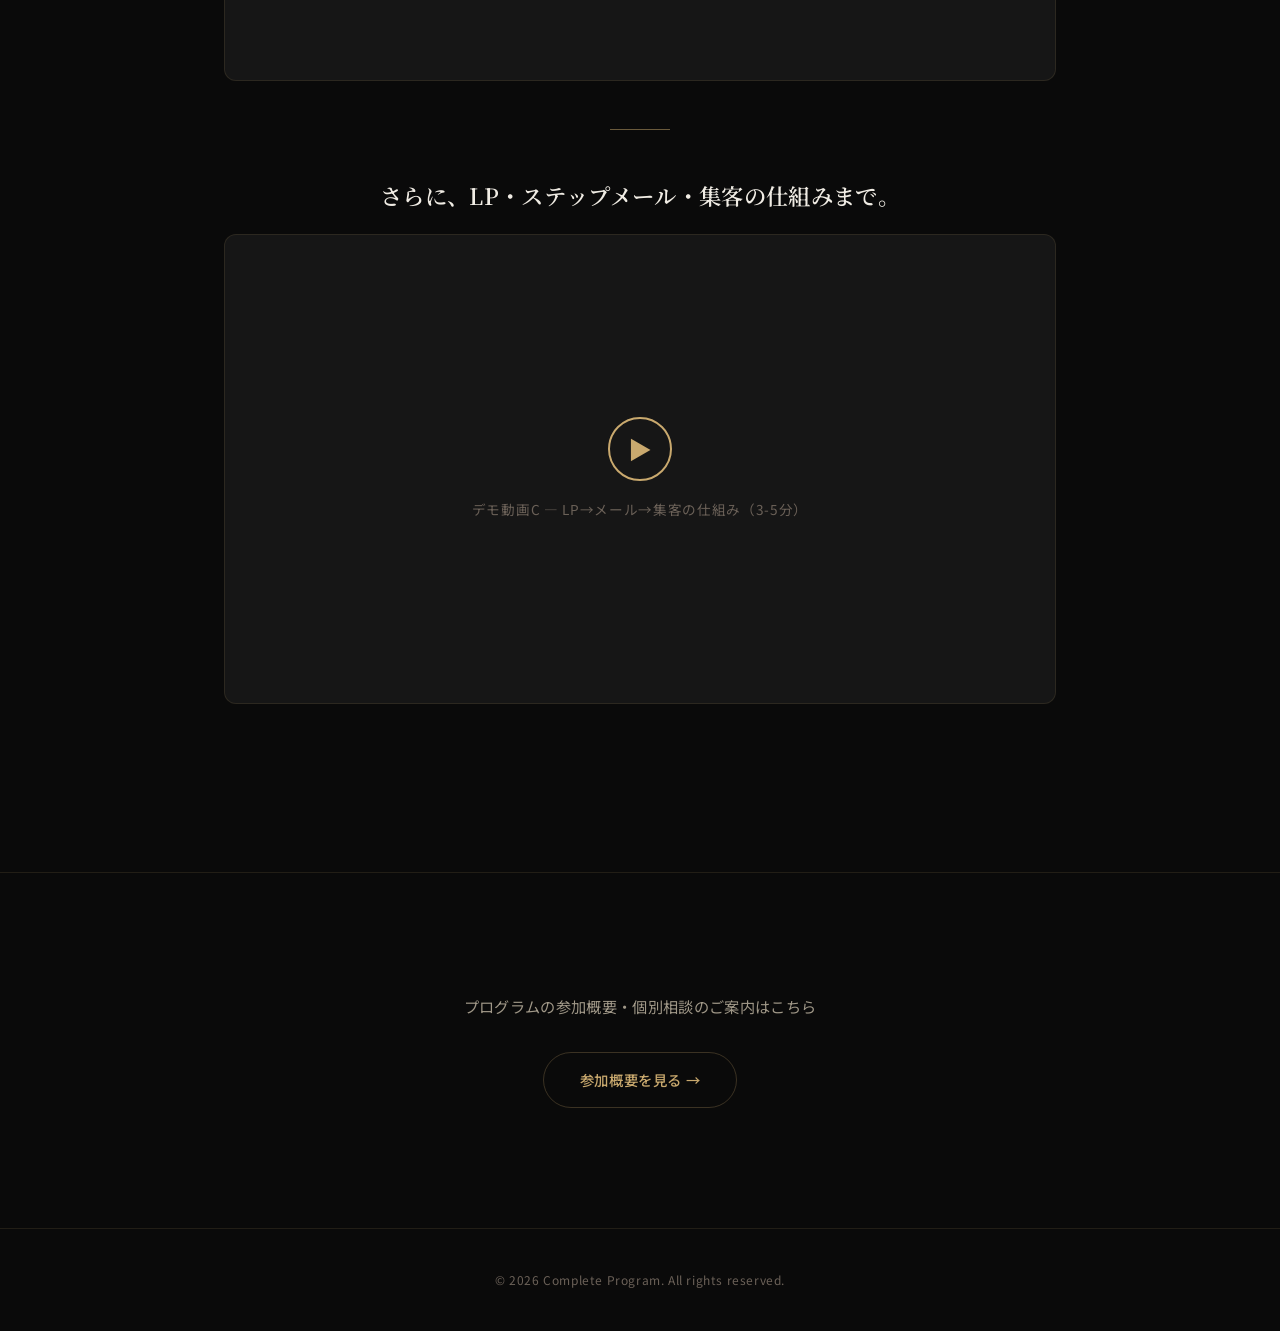
<file: demo.html>
<!DOCTYPE html>
<html lang="ja">
<head>
  <meta charset="UTF-8">
  <meta name="viewport" content="width=device-width, initial-scale=1.0">
  <title>できること — Complete Program</title>
  <meta name="description" content="AIを初めて使った健吾さんが、3分でデジタル商品のコンセプトと目次を作りました。その先のLP、ステップメール、集客の仕組みまで。">
  <link rel="stylesheet" href="style.css">
</head>
<body>

  <!-- Header -->
  <header class="site-header">
    <nav class="nav">
      <a href="index.html" class="nav__logo">Complete Program</a>
      <button class="nav__toggle" id="navToggle" aria-label="メニュー">
        <span></span><span></span><span></span>
      </button>
      <ul class="nav__links" id="navLinks">
        <li><a href="demo.html" class="nav__link nav__link--active">できること</a></li>
        <li><a href="system.html" class="nav__link">仕組み</a></li>
        <li><a href="ai-team.html" class="nav__link">AI組織</a></li>
        <li><a href="curriculum.html" class="nav__link">カリキュラム</a></li>
        <li><a href="coaches.html" class="nav__link">講師</a></li>
        <li><a href="overview.html" class="nav__link">参加概要</a></li>
      </ul>
    </nav>
  </header>

  <!-- Page Hero -->
  <section class="page-hero">
    <h1 class="page-hero__title">こんなことが、<span class="text-accent">できてしまう</span>。</h1>
    <p class="page-hero__subtitle">初めてAIを使った健吾さんが、<br>目の前で仕組みを作り上げていきます。</p>
  </section>

  <!-- Demo Videos -->
  <section class="section">
    <div class="container">

      <!-- Demo A -->
      <div class="video-block fade-in">
        <p class="video-block__label">3分で、商品のコンセプトと目次が生まれた。</p>
        <div class="video-block__player">
          <div class="video-block__placeholder">
            <div class="video-block__play-icon">▶</div>
            <span class="video-block__placeholder-text">デモ動画A — コンセプト＋目次生成（3-5分）</span>
          </div>
        </div>
      </div>

      <div class="divider"></div>

      <!-- Demo B -->
      <div class="video-block fade-in">
        <p class="video-block__label">そのまま本文、スライド、動画まで。</p>
        <div class="video-block__player">
          <div class="video-block__placeholder">
            <div class="video-block__play-icon">▶</div>
            <span class="video-block__placeholder-text">デモ動画B — 本文→スライド→動画（3-5分）</span>
          </div>
        </div>
      </div>

      <div class="divider"></div>

      <!-- Demo C -->
      <div class="video-block fade-in">
        <p class="video-block__label">さらに、LP・ステップメール・集客の仕組みまで。</p>
        <div class="video-block__player">
          <div class="video-block__placeholder">
            <div class="video-block__play-icon">▶</div>
            <span class="video-block__placeholder-text">デモ動画C — LP→メール→集客の仕組み（3-5分）</span>
          </div>
        </div>
      </div>

    </div>
  </section>

  <!-- CTA -->
  <section class="cta-section fade-in">
    <p class="cta-section__desc">プログラムの参加概要・個別相談のご案内はこちら</p>
    <a href="overview.html" class="btn btn--outline">参加概要を見る →</a>
  </section>

  <footer class="site-footer">
    <p>© 2026 Complete Program. All rights reserved.</p>
  </footer>

  <script src="main.js"></script>
</body>
</html>
</file>
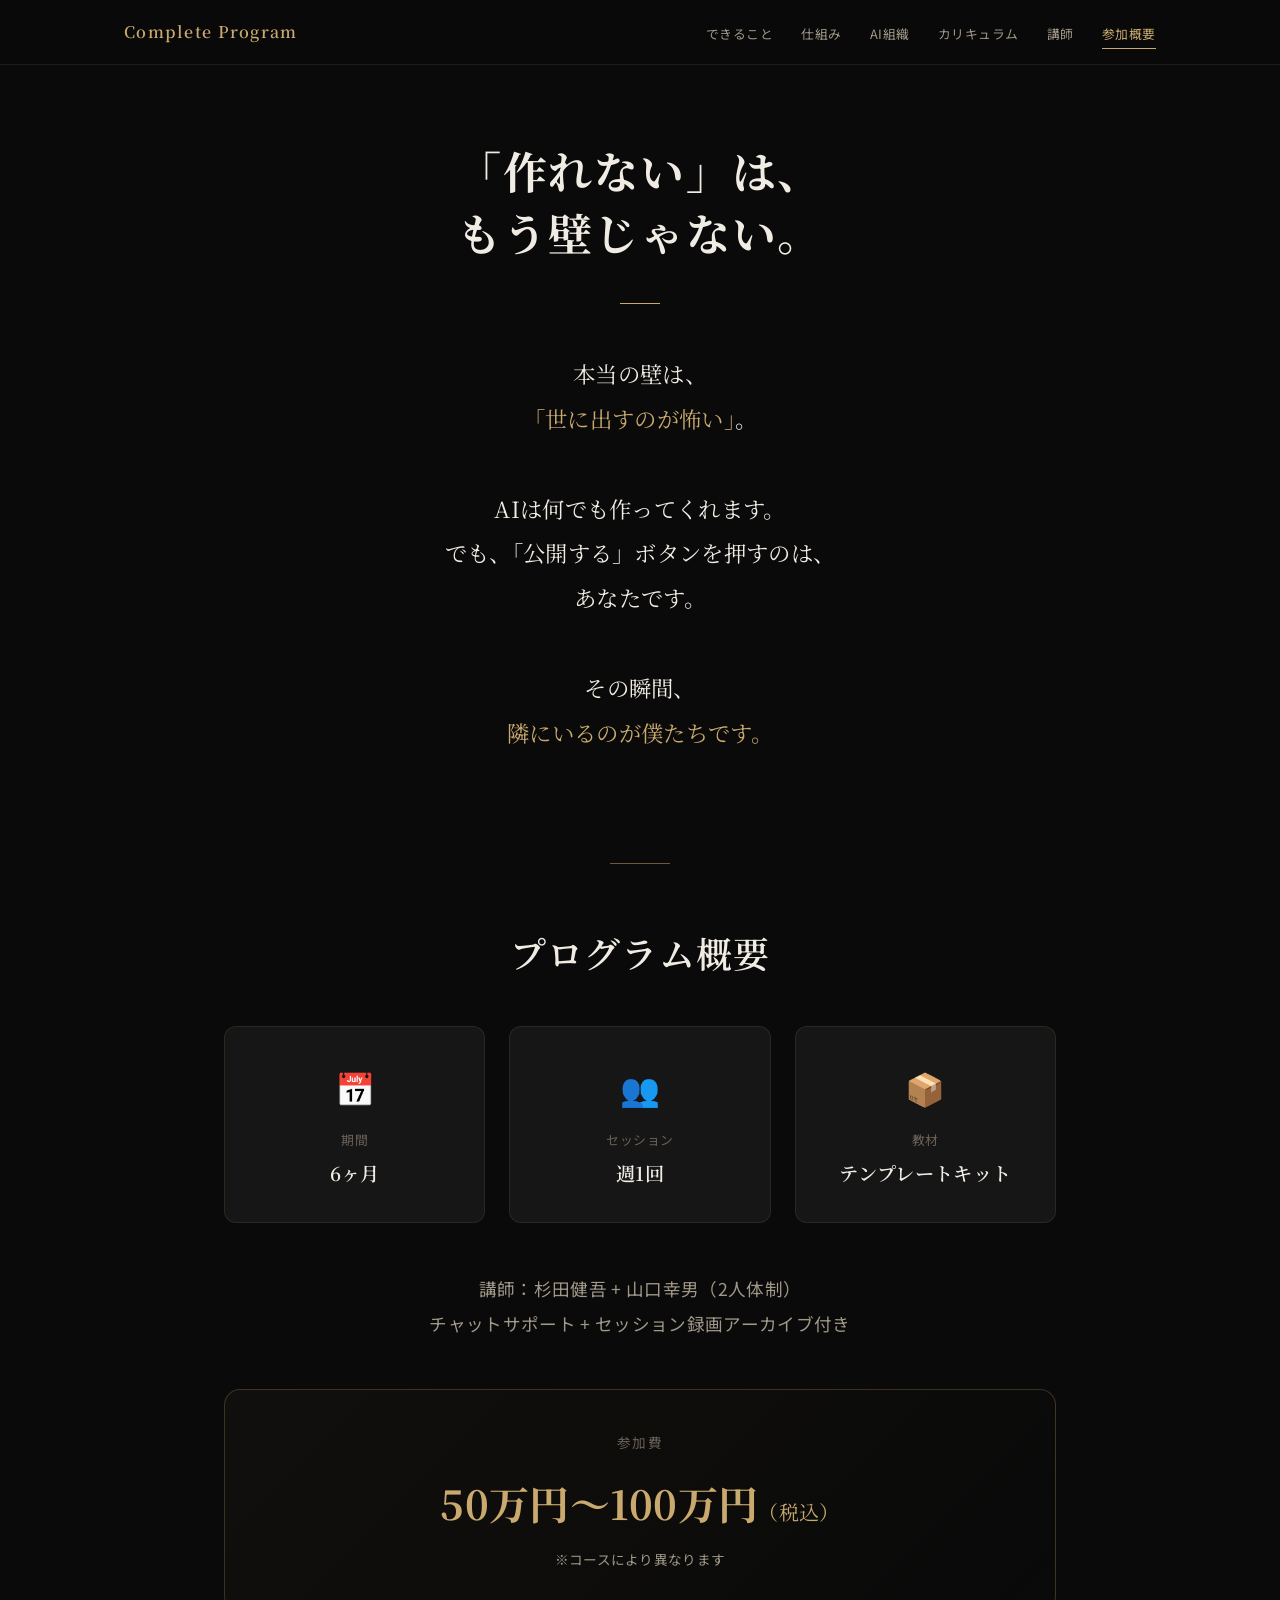
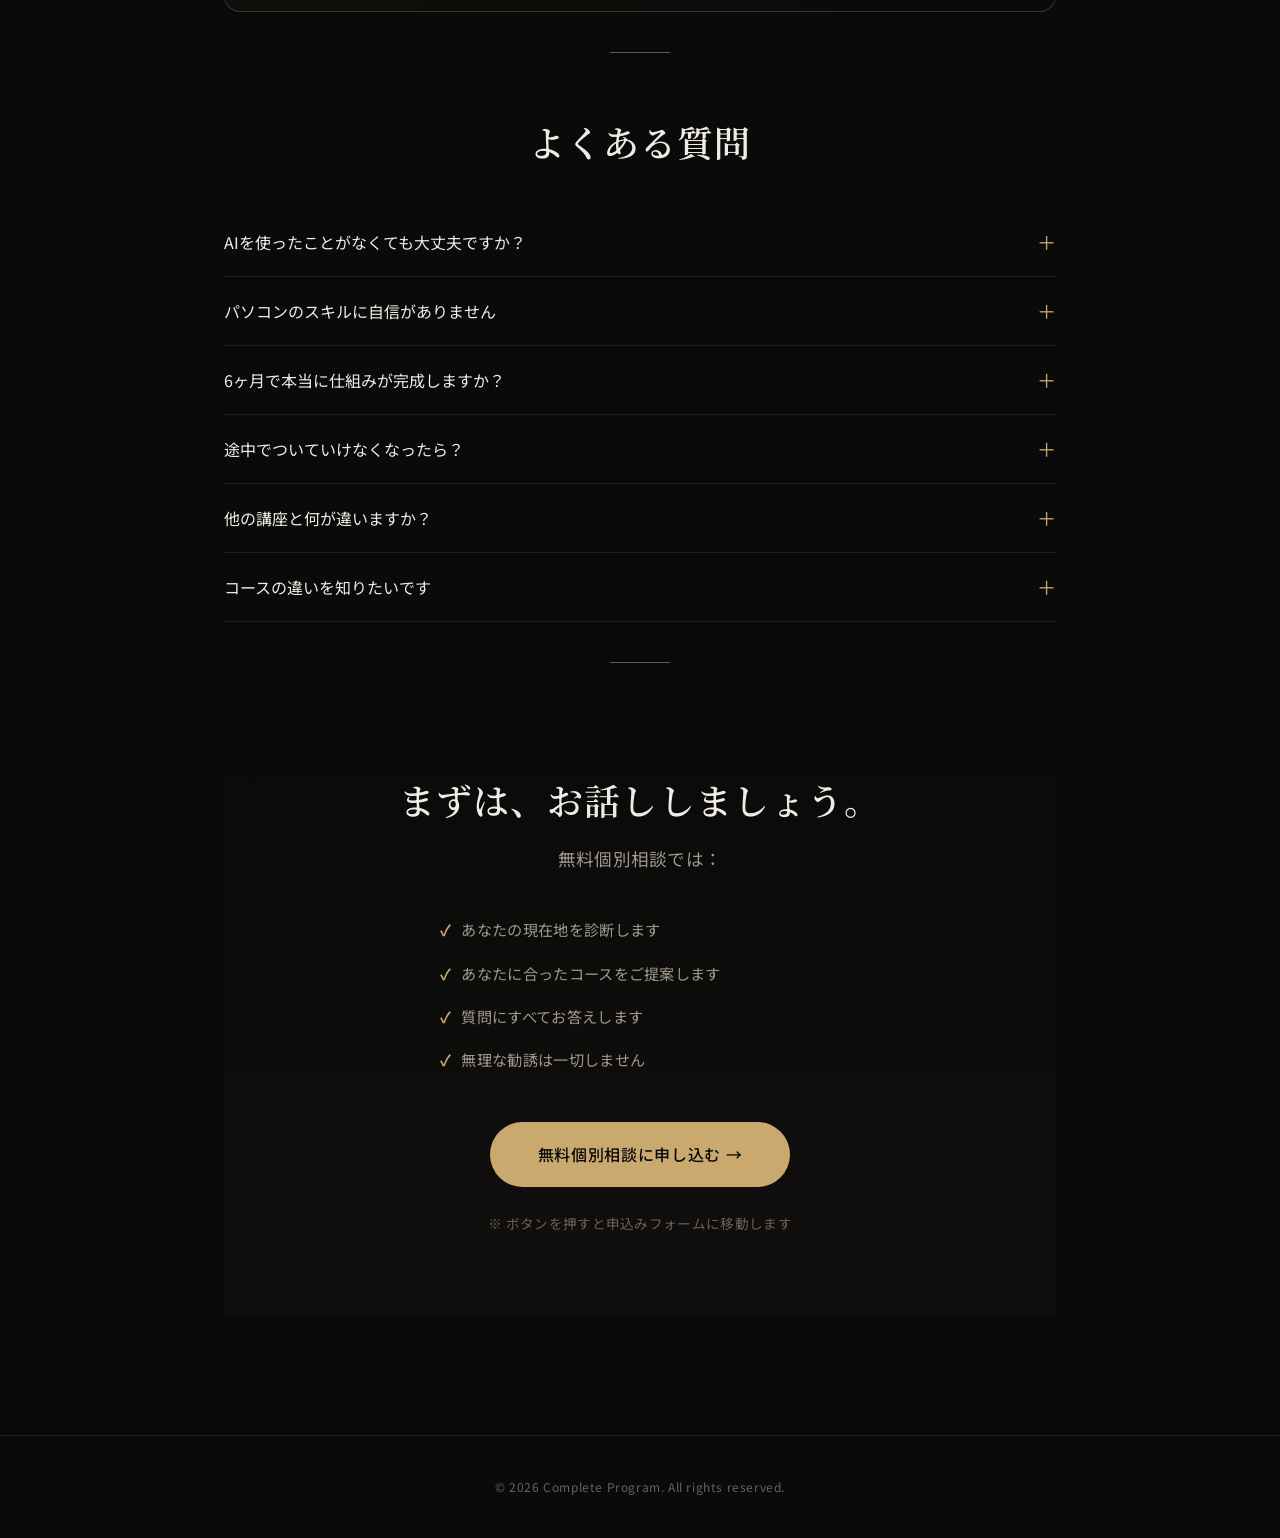
<file: overview.html>
<!DOCTYPE html>
<html lang="ja">
<head>
  <meta charset="UTF-8">
  <meta name="viewport" content="width=device-width, initial-scale=1.0">
  <title>参加概要 — Complete Program</title>
  <meta name="description" content="6ヶ月の実践プログラム。週1回のセッション、テンプレートキット、2人体制の伴走。無料個別相談受付中。">
  <link rel="stylesheet" href="style.css">
</head>
<body>

  <header class="site-header">
    <nav class="nav">
      <a href="index.html" class="nav__logo">Complete Program</a>
      <button class="nav__toggle" id="navToggle" aria-label="メニュー">
        <span></span><span></span><span></span>
      </button>
      <ul class="nav__links" id="navLinks">
        <li><a href="demo.html" class="nav__link">できること</a></li>
        <li><a href="system.html" class="nav__link">仕組み</a></li>
        <li><a href="ai-team.html" class="nav__link">AI組織</a></li>
        <li><a href="curriculum.html" class="nav__link">カリキュラム</a></li>
        <li><a href="coaches.html" class="nav__link">講師</a></li>
        <li><a href="overview.html" class="nav__link nav__link--active">参加概要</a></li>
      </ul>
    </nav>
  </header>

  <!-- The Wall -->
  <section class="page-hero" style="padding-bottom: 40px;">
    <h1 class="page-hero__title" style="max-width: 640px; margin: 0 auto;">
      「作れない」は、<br>もう壁じゃない。
    </h1>
  </section>

  <section class="section" style="padding-top: 0;">
    <div class="container">

      <div class="quote-block fade-in" style="margin-top: 0;">
        <p class="quote-block__text">
          本当の壁は、<br>
          <em>「世に出すのが怖い」</em>。<br><br>
          AIは何でも作ってくれます。<br>
          でも、「公開する」ボタンを押すのは、<br>
          あなたです。<br><br>
          その瞬間、<br>
          <em>隣にいるのが僕たちです。</em>
        </p>
      </div>

      <div class="divider"></div>

      <!-- Program Specs -->
      <p class="heading-lg text-center fade-in mt-64 mb-48">プログラム概要</p>

      <div class="overview-specs fade-in">
        <div class="overview-spec">
          <div class="overview-spec__icon">📅</div>
          <div class="overview-spec__label">期間</div>
          <div class="overview-spec__value">6ヶ月</div>
        </div>
        <div class="overview-spec">
          <div class="overview-spec__icon">👥</div>
          <div class="overview-spec__label">セッション</div>
          <div class="overview-spec__value">週1回</div>
        </div>
        <div class="overview-spec">
          <div class="overview-spec__icon">📦</div>
          <div class="overview-spec__label">教材</div>
          <div class="overview-spec__value">テンプレートキット</div>
        </div>
      </div>

      <div class="text-center fade-in mt-32 mb-48">
        <p class="text-body">
          講師：杉田健吾 + 山口幸男（2人体制）<br>
          チャットサポート + セッション録画アーカイブ付き
        </p>
      </div>

      <!-- Price -->
      <div class="price-display fade-in">
        <div class="price-display__label">参加費</div>
        <div class="price-display__value">50万円〜100万円<span style="font-size: 0.5em; font-weight: 400;">（税込）</span></div>
        <div class="price-display__note">※コースにより異なります</div>
      </div>

      <div class="divider"></div>

      <!-- FAQ -->
      <p class="heading-lg text-center fade-in mt-64 mb-32">よくある質問</p>

      <div class="faq-list fade-in">
        <div class="faq-item">
          <button class="faq-item__q">
            <span>AIを使ったことがなくても大丈夫ですか？</span>
            <span class="faq-item__icon">＋</span>
          </button>
          <div class="faq-item__a">
            <div class="faq-item__a-inner">
              デモ動画で見ていただいた通り、健吾さんもAI初体験でした。セッティングはこちらでサポートしますので、パソコンがあれば大丈夫です。
            </div>
          </div>
        </div>

        <div class="faq-item">
          <button class="faq-item__q">
            <span>パソコンのスキルに自信がありません</span>
            <span class="faq-item__icon">＋</span>
          </button>
          <div class="faq-item__a">
            <div class="faq-item__a-inner">
              音声で話しかけるだけの操作がほとんどです。タイピングはほぼ不要。テンプレートキットに沿って進めていただければ、特別なスキルは必要ありません。
            </div>
          </div>
        </div>

        <div class="faq-item">
          <button class="faq-item__q">
            <span>6ヶ月で本当に仕組みが完成しますか？</span>
            <span class="faq-item__icon">＋</span>
          </button>
          <div class="faq-item__a">
            <div class="faq-item__a-inner">
              カリキュラム通りに進めれば、Month 3で一周完成です。AIを活用すればさらに早く進む方もいます。後半3ヶ月は「作る」ではなく「回す＆直す」フェーズです。
            </div>
          </div>
        </div>

        <div class="faq-item">
          <button class="faq-item__q">
            <span>途中でついていけなくなったら？</span>
            <span class="faq-item__icon">＋</span>
          </button>
          <div class="faq-item__a">
            <div class="faq-item__a-inner">
              セッション録画はすべてアーカイブとして残ります。チャットで個別に質問することもできます。あなたのペースに合わせてサポートします。
            </div>
          </div>
        </div>

        <div class="faq-item">
          <button class="faq-item__q">
            <span>他の講座と何が違いますか？</span>
            <span class="faq-item__icon">＋</span>
          </button>
          <div class="faq-item__a">
            <div class="faq-item__a-inner">
              「一発で売れるコンセプトを作る魔法」ではなく、テスト → 計測 → 改善で売れる状態にしていく実践プログラムです。情報を渡して終わりではなく、やり切るための環境と伴走を提供します。
            </div>
          </div>
        </div>

        <div class="faq-item">
          <button class="faq-item__q">
            <span>コースの違いを知りたいです</span>
            <span class="faq-item__icon">＋</span>
          </button>
          <div class="faq-item__a">
            <div class="faq-item__a-inner">
              あなたの状況に合ったコースを、無料の個別相談にてご提案します。まずはお気軽にお話しさせてください。
            </div>
          </div>
        </div>
      </div>

      <div class="divider"></div>

      <!-- Final CTA -->
      <div class="cta-final fade-in">
        <p class="heading-lg mb-16">まずは、お話ししましょう。</p>
        <p class="text-body mb-32">無料個別相談では：</p>

        <ul class="cta-final__list">
          <li>あなたの現在地を診断します</li>
          <li>あなたに合ったコースをご提案します</li>
          <li>質問にすべてお答えします</li>
          <li>無理な勧誘は一切しません</li>
        </ul>

        <a href="#" class="btn btn--primary btn--large" id="ctaButton">無料個別相談に申し込む →</a>

        <p class="text-small mt-24">※ ボタンを押すと申込みフォームに移動します</p>
      </div>

    </div>
  </section>

  <footer class="site-footer">
    <p>© 2026 Complete Program. All rights reserved.</p>
  </footer>

  <script src="main.js"></script>
</body>
</html>
</file>
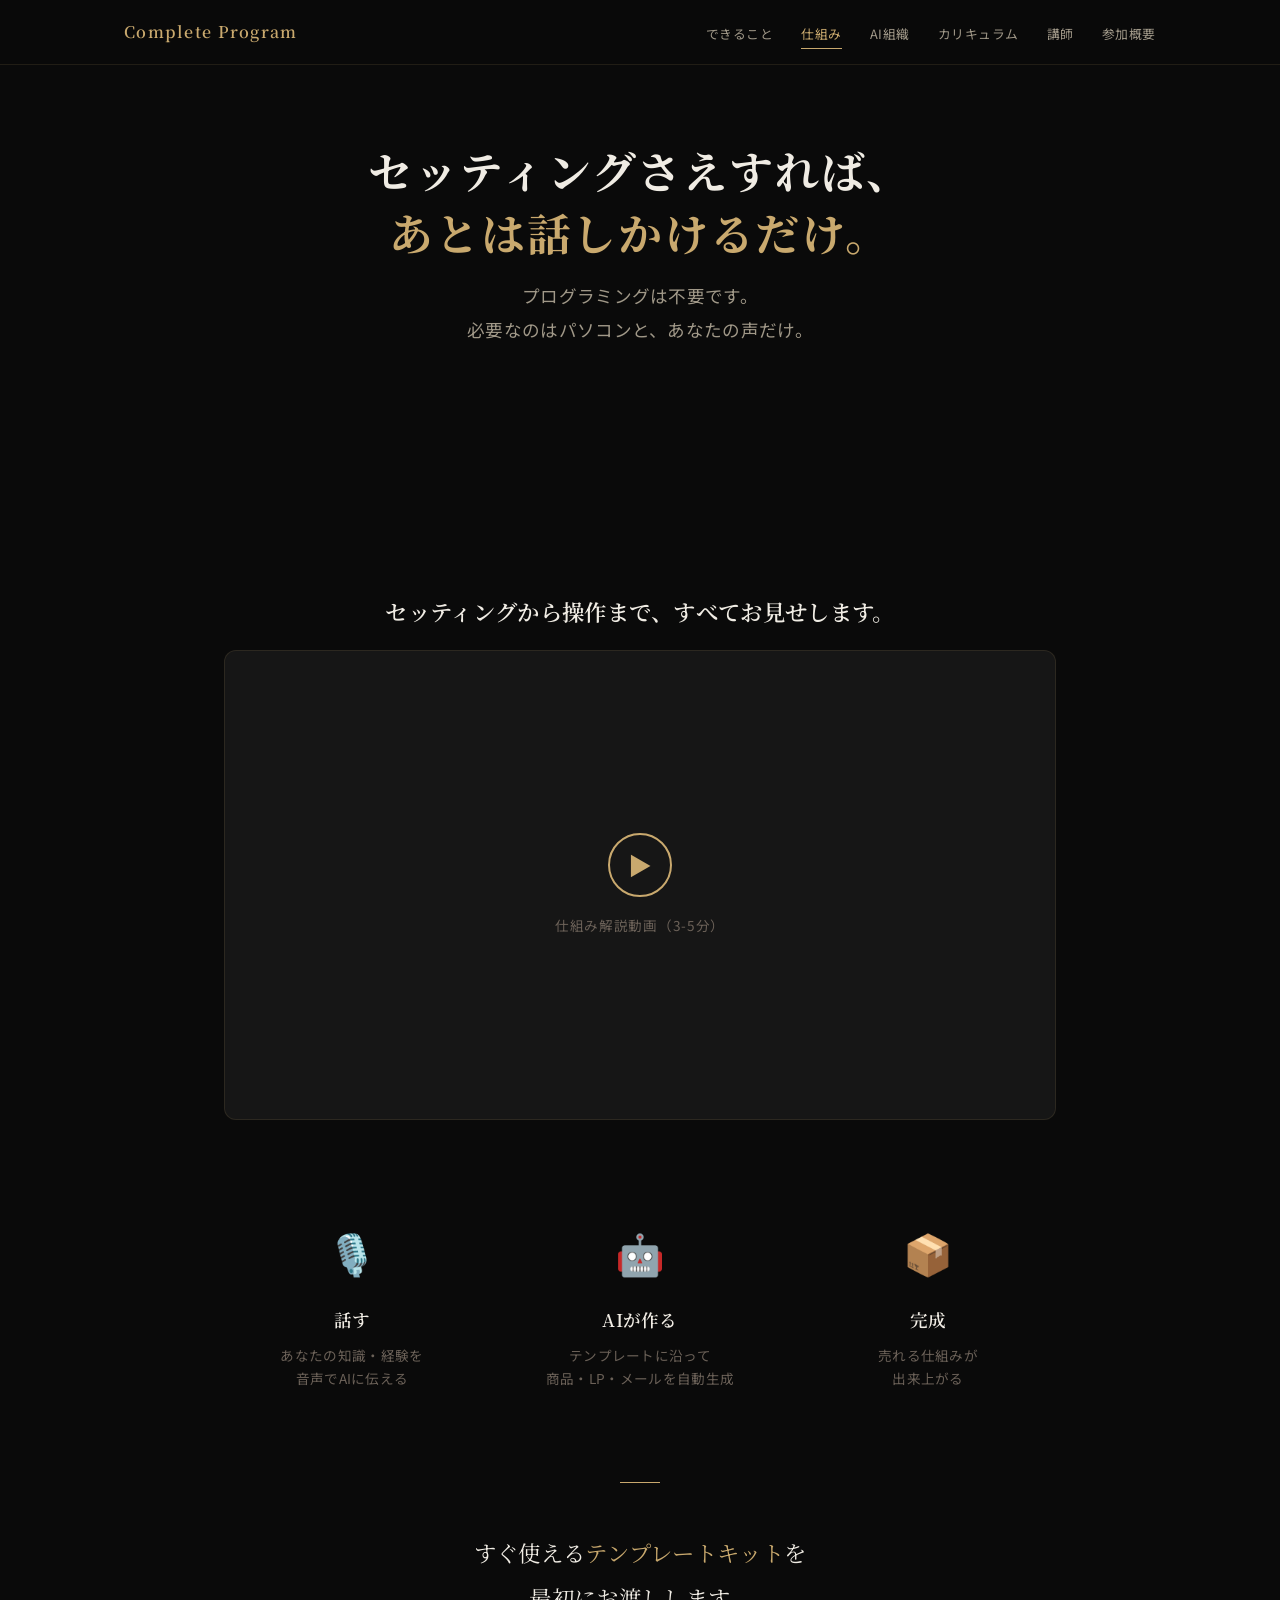
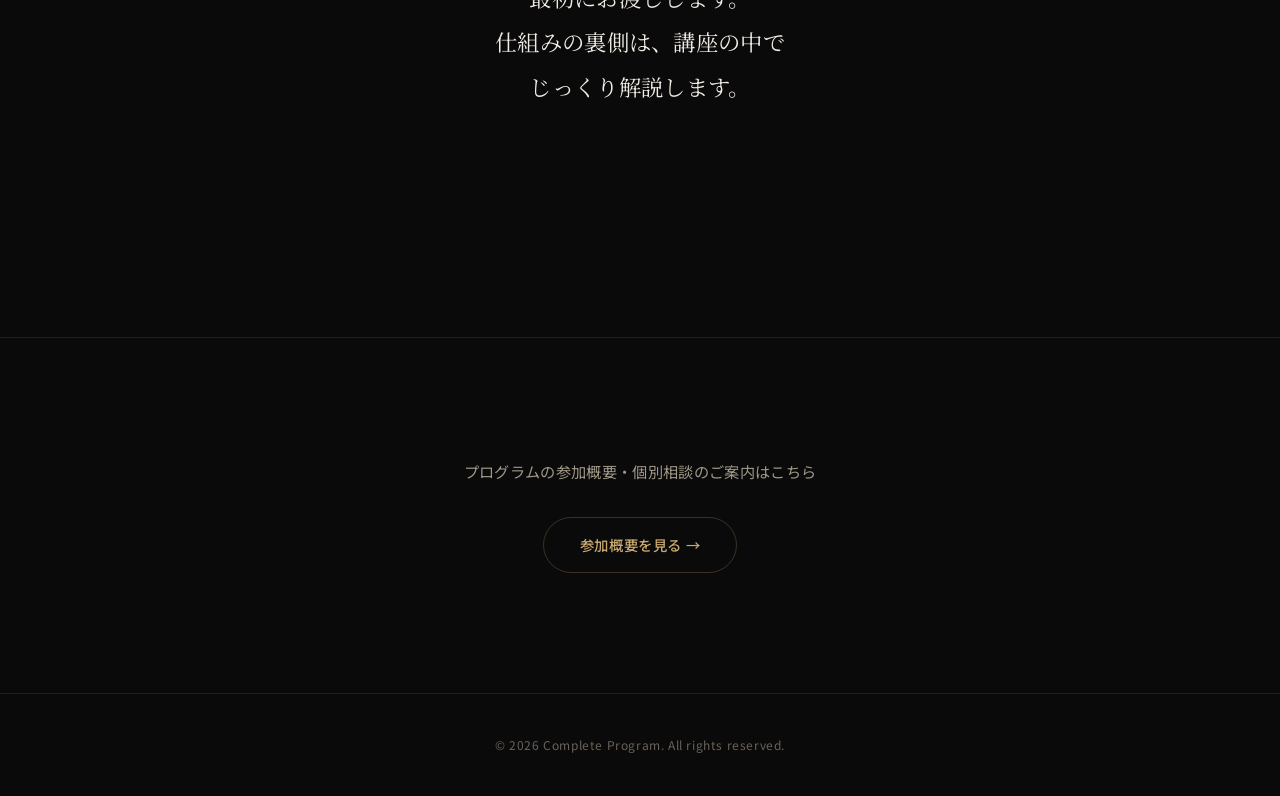
<file: system.html>
<!DOCTYPE html>
<html lang="ja">
<head>
  <meta charset="UTF-8">
  <meta name="viewport" content="width=device-width, initial-scale=1.0">
  <title>仕組み — Complete Program</title>
  <meta name="description" content="プログラミング不要。セッティングさえすれば、あとは音声で話しかけるだけ。AIが仕組みを作ります。">
  <link rel="stylesheet" href="style.css">
</head>
<body>

  <header class="site-header">
    <nav class="nav">
      <a href="index.html" class="nav__logo">Complete Program</a>
      <button class="nav__toggle" id="navToggle" aria-label="メニュー">
        <span></span><span></span><span></span>
      </button>
      <ul class="nav__links" id="navLinks">
        <li><a href="demo.html" class="nav__link">できること</a></li>
        <li><a href="system.html" class="nav__link nav__link--active">仕組み</a></li>
        <li><a href="ai-team.html" class="nav__link">AI組織</a></li>
        <li><a href="curriculum.html" class="nav__link">カリキュラム</a></li>
        <li><a href="coaches.html" class="nav__link">講師</a></li>
        <li><a href="overview.html" class="nav__link">参加概要</a></li>
      </ul>
    </nav>
  </header>

  <section class="page-hero">
    <h1 class="page-hero__title">セッティングさえすれば、<br><span class="text-accent">あとは話しかけるだけ。</span></h1>
    <p class="page-hero__subtitle">プログラミングは不要です。<br>必要なのはパソコンと、あなたの声だけ。</p>
  </section>

  <section class="section">
    <div class="container">

      <!-- Video -->
      <div class="video-block fade-in">
        <p class="video-block__label">セッティングから操作まで、すべてお見せします。</p>
        <div class="video-block__player">
          <div class="video-block__placeholder">
            <div class="video-block__play-icon">▶</div>
            <span class="video-block__placeholder-text">仕組み解説動画（3-5分）</span>
          </div>
        </div>
      </div>

      <!-- 3 Steps -->
      <div class="three-col mt-64 fade-in">
        <div class="three-col__item">
          <div class="three-col__icon">🎙️</div>
          <div class="three-col__title">話す</div>
          <div class="three-col__desc">あなたの知識・経験を<br>音声でAIに伝える</div>
        </div>
        <div class="three-col__item">
          <div class="three-col__icon">🤖</div>
          <div class="three-col__title">AIが作る</div>
          <div class="three-col__desc">テンプレートに沿って<br>商品・LP・メールを自動生成</div>
        </div>
        <div class="three-col__item">
          <div class="three-col__icon">📦</div>
          <div class="three-col__title">完成</div>
          <div class="three-col__desc">売れる仕組みが<br>出来上がる</div>
        </div>
      </div>

      <div class="quote-block fade-in">
        <p class="quote-block__text">
          すぐ使える<em>テンプレートキット</em>を<br>
          最初にお渡しします。<br>
          仕組みの裏側は、講座の中で<br>
          じっくり解説します。
        </p>
      </div>

    </div>
  </section>

  <section class="cta-section fade-in">
    <p class="cta-section__desc">プログラムの参加概要・個別相談のご案内はこちら</p>
    <a href="overview.html" class="btn btn--outline">参加概要を見る →</a>
  </section>

  <footer class="site-footer">
    <p>© 2026 Complete Program. All rights reserved.</p>
  </footer>

  <script src="main.js"></script>
</body>
</html>
</file>
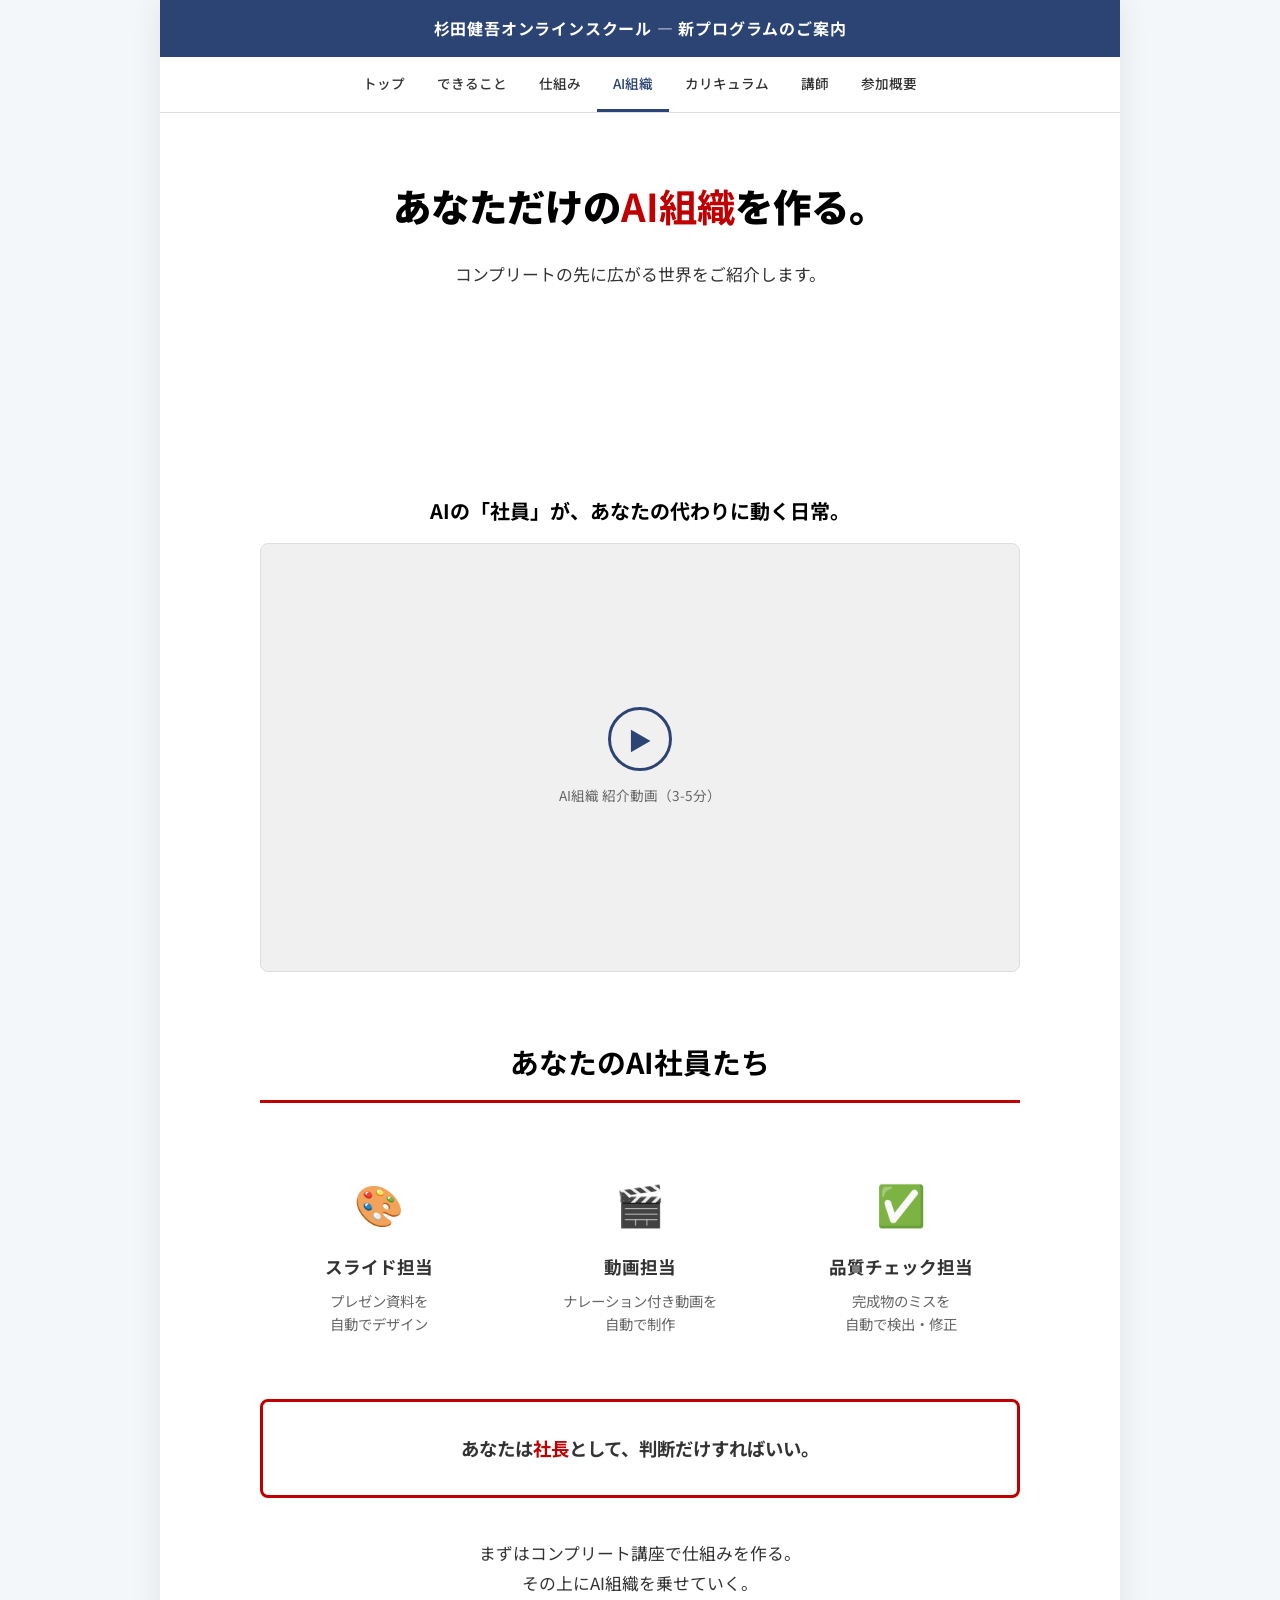
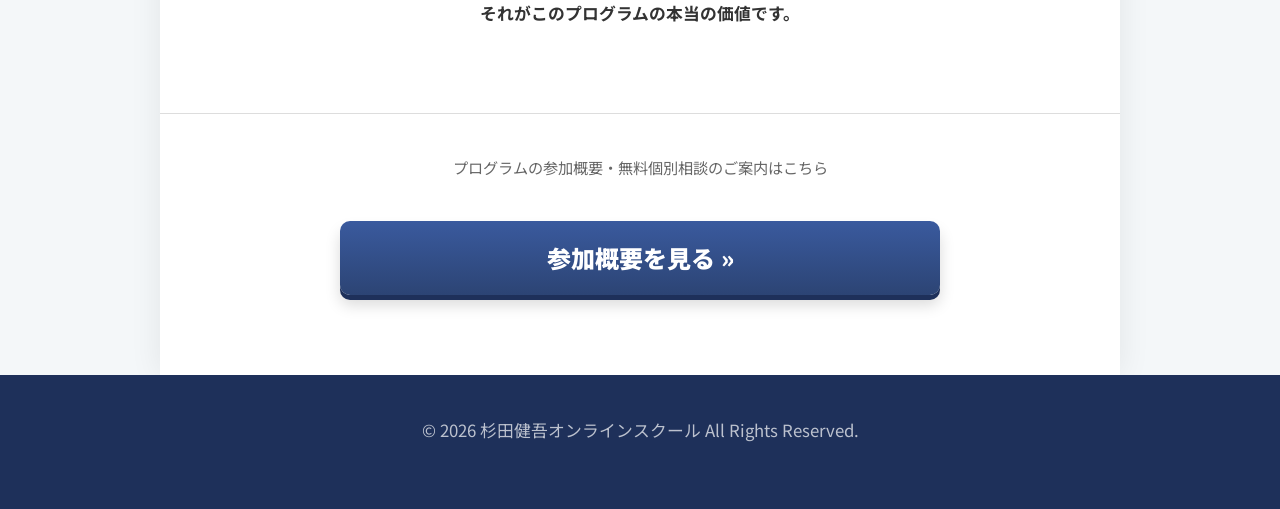
<file: complete/ai-team.html>
<!DOCTYPE html>
<html lang="ja">
<head>
    <meta charset="UTF-8">
    <meta name="viewport" content="width=device-width, initial-scale=1.0">
    <meta name="robots" content="noindex,nofollow">
    <title>AI組織 — 杉田式AI実践コンプリートプログラム</title>
    <link rel="stylesheet" href="style.css">
</head>
<body>
<div class="wrapper">
    <div class="top-bar">杉田健吾オンラインスクール — 新プログラムのご案内</div>
    <nav class="site-nav">
        <div class="site-nav__inner">
            <a href="index.html" class="site-nav__link">トップ</a>
            <a href="demo.html" class="site-nav__link">できること</a>
            <a href="system.html" class="site-nav__link">仕組み</a>
            <a href="ai-team.html" class="site-nav__link site-nav__link--active">AI組織</a>
            <a href="curriculum.html" class="site-nav__link">カリキュラム</a>
            <a href="coaches.html" class="site-nav__link">講師</a>
            <a href="overview.html" class="site-nav__link">参加概要</a>
        </div>
    </nav>

    <header class="hero">
        <div class="container">
            <h1 class="hero__title">あなただけの<span class="text-red">AI組織</span>を作る。</h1>
            <p class="hero__desc">コンプリートの先に広がる世界をご紹介します。</p>
        </div>
    </header>

    <section class="section">
        <div class="container">
            <div class="video-block">
                <p class="video-block__label">AIの「社員」が、あなたの代わりに動く日常。</p>
                <div class="video-block__player">
                    <div class="video-block__placeholder">
                        <div class="video-block__play-icon">▶</div>
                        <span class="video-block__placeholder-text">AI組織 紹介動画（3-5分）</span>
                    </div>
                </div>
            </div>

            <h2 class="section-heading" style="margin-top: var(--space-xl);">あなたのAI社員たち</h2>
            <div class="three-col">
                <div class="three-col__item">
                    <div class="three-col__icon">🎨</div>
                    <div class="three-col__title">スライド担当</div>
                    <div class="three-col__desc">プレゼン資料を<br>自動でデザイン</div>
                </div>
                <div class="three-col__item">
                    <div class="three-col__icon">🎬</div>
                    <div class="three-col__title">動画担当</div>
                    <div class="three-col__desc">ナレーション付き動画を<br>自動で制作</div>
                </div>
                <div class="three-col__item">
                    <div class="three-col__icon">✅</div>
                    <div class="three-col__title">品質チェック担当</div>
                    <div class="three-col__desc">完成物のミスを<br>自動で検出・修正</div>
                </div>
            </div>

            <div class="box-bordered">
                <p class="text-center" style="font-size: 1.15rem; font-weight: 700; margin: 0;">
                    あなたは<span class="text-red">社長</span>として、判断だけすればいい。
                </p>
            </div>

            <p class="text-center" style="margin-top: var(--space-lg);">
                まずはコンプリート講座で仕組みを作る。<br>
                その上にAI組織を乗せていく。<br>
                <strong>それがこのプログラムの本当の価値です。</strong>
            </p>
        </div>
    </section>

    <div class="cta-to-overview">
        <p class="cta-to-overview__text">プログラムの参加概要・無料個別相談のご案内はこちら</p>
        <a href="overview.html" class="btn-cta btn-cta--navy">参加概要を見る &raquo;</a>
    </div>
</div>
<footer class="footer"><div class="container"><p>&copy; 2026 杉田健吾オンラインスクール All Rights Reserved.</p></div></footer>
<script src="main.js"></script>
</body>
</html>
</file>
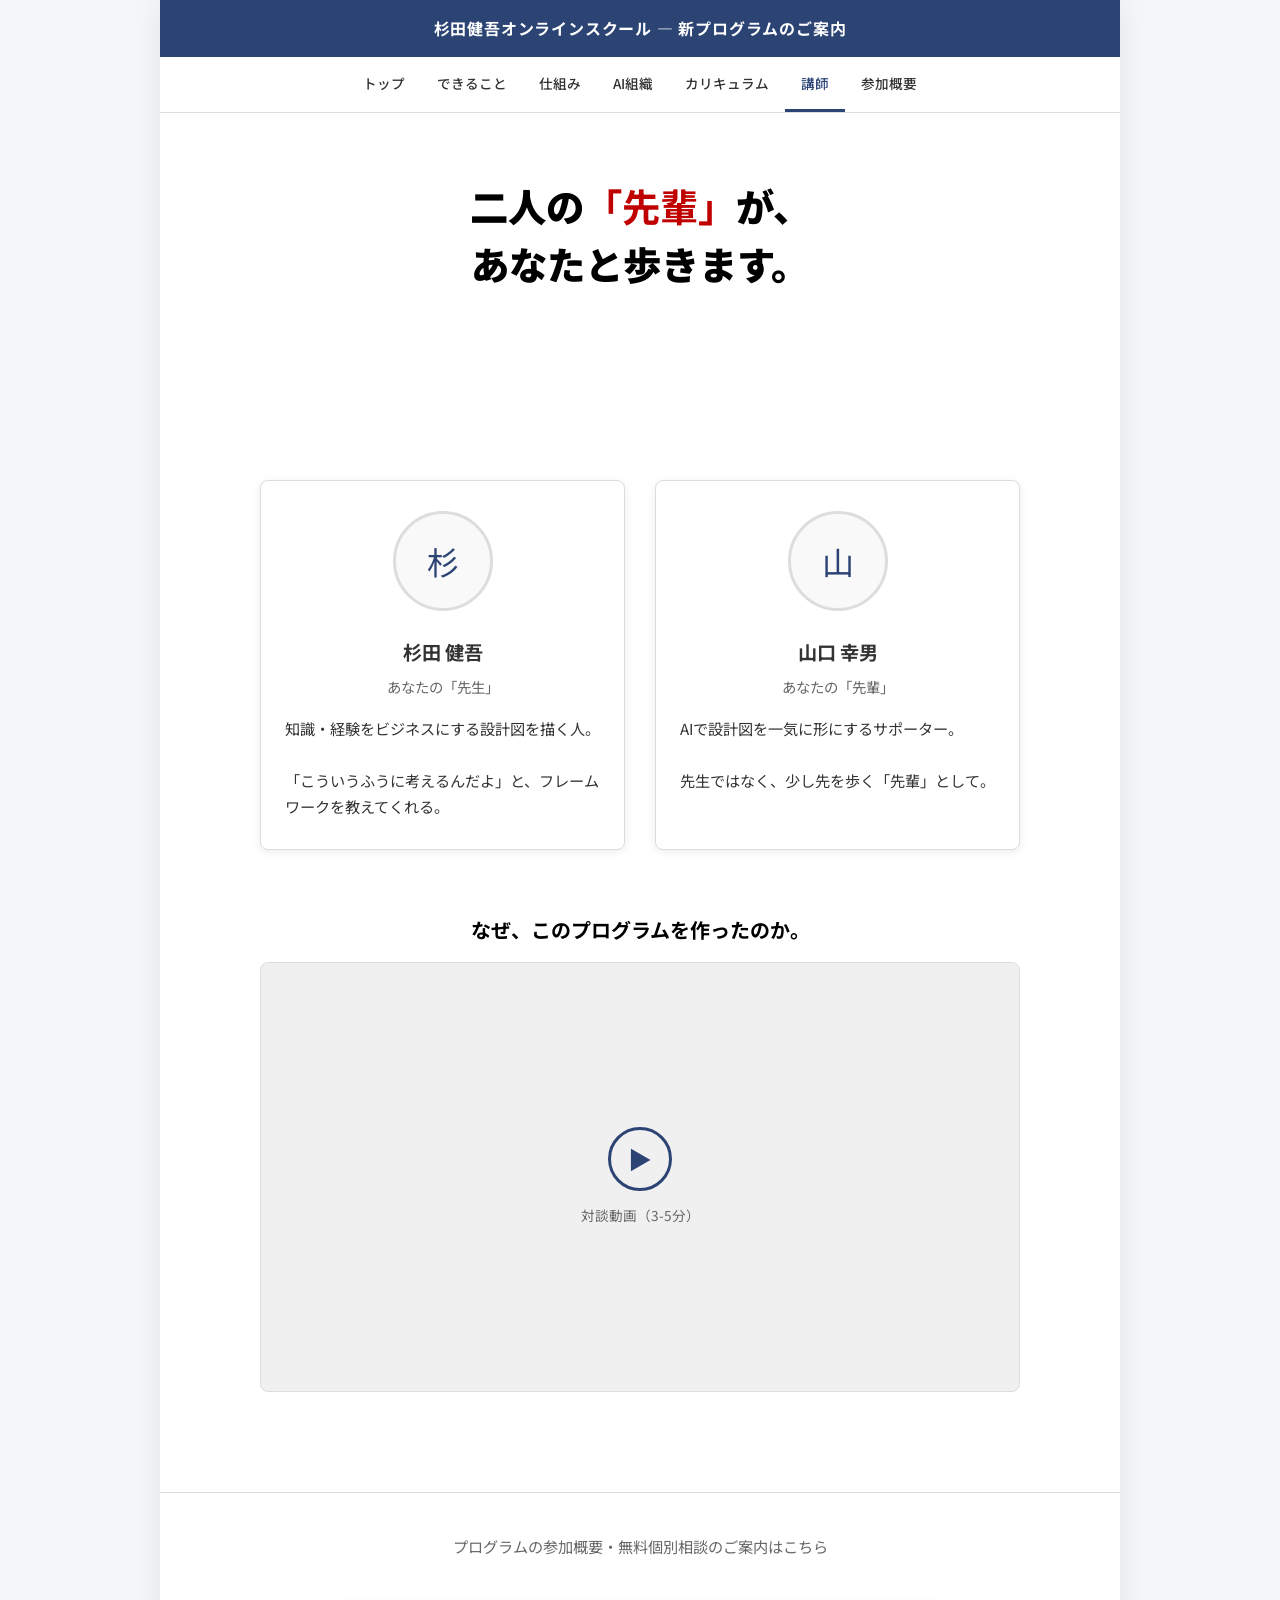
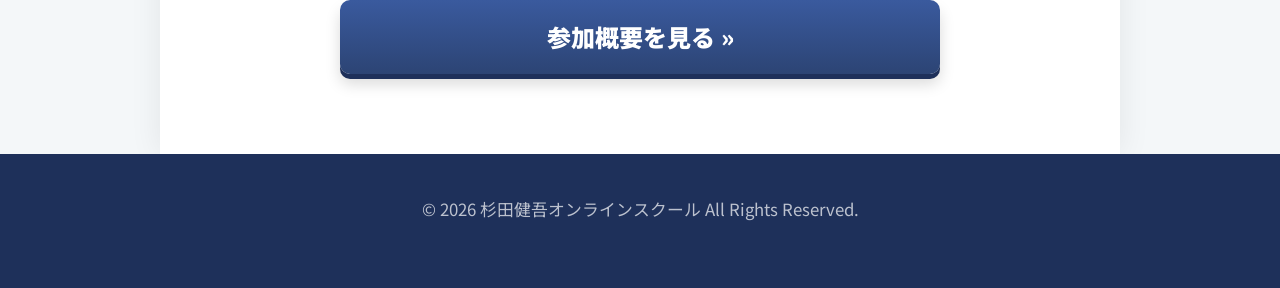
<file: complete/coaches.html>
<!DOCTYPE html>
<html lang="ja">
<head>
    <meta charset="UTF-8">
    <meta name="viewport" content="width=device-width, initial-scale=1.0">
    <meta name="robots" content="noindex,nofollow">
    <title>講師紹介 — 杉田式AI実践コンプリートプログラム</title>
    <link rel="stylesheet" href="style.css">
</head>
<body>
<div class="wrapper">
    <div class="top-bar">杉田健吾オンラインスクール — 新プログラムのご案内</div>
    <nav class="site-nav">
        <div class="site-nav__inner">
            <a href="index.html" class="site-nav__link">トップ</a>
            <a href="demo.html" class="site-nav__link">できること</a>
            <a href="system.html" class="site-nav__link">仕組み</a>
            <a href="ai-team.html" class="site-nav__link">AI組織</a>
            <a href="curriculum.html" class="site-nav__link">カリキュラム</a>
            <a href="coaches.html" class="site-nav__link site-nav__link--active">講師</a>
            <a href="overview.html" class="site-nav__link">参加概要</a>
        </div>
    </nav>

    <header class="hero">
        <div class="container">
            <h1 class="hero__title">二人の<span class="text-red">「先輩」</span>が、<br>あなたと歩きます。</h1>
        </div>
    </header>

    <section class="section">
        <div class="container">
            <div class="profile-grid">
                <div class="profile-card">
                    <div class="profile-card__avatar">杉</div>
                    <div class="profile-card__name">杉田 健吾</div>
                    <div class="profile-card__role">あなたの「先生」</div>
                    <div class="profile-card__desc">
                        知識・経験をビジネスにする設計図を描く人。<br><br>
                        「こういうふうに考えるんだよ」と、フレームワークを教えてくれる。
                    </div>
                </div>
                <div class="profile-card">
                    <div class="profile-card__avatar">山</div>
                    <div class="profile-card__name">山口 幸男</div>
                    <div class="profile-card__role">あなたの「先輩」</div>
                    <div class="profile-card__desc">
                        AIで設計図を一気に形にするサポーター。<br><br>
                        先生ではなく、少し先を歩く「先輩」として。
                    </div>
                </div>
            </div>

            <div class="video-block" style="margin-top: var(--space-xl);">
                <p class="video-block__label">なぜ、このプログラムを作ったのか。</p>
                <div class="video-block__player">
                    <div class="video-block__placeholder">
                        <div class="video-block__play-icon">▶</div>
                        <span class="video-block__placeholder-text">対談動画（3-5分）</span>
                    </div>
                </div>
            </div>
        </div>
    </section>

    <div class="cta-to-overview">
        <p class="cta-to-overview__text">プログラムの参加概要・無料個別相談のご案内はこちら</p>
        <a href="overview.html" class="btn-cta btn-cta--navy">参加概要を見る &raquo;</a>
    </div>
</div>
<footer class="footer"><div class="container"><p>&copy; 2026 杉田健吾オンラインスクール All Rights Reserved.</p></div></footer>
<script src="main.js"></script>
</body>
</html>
</file>
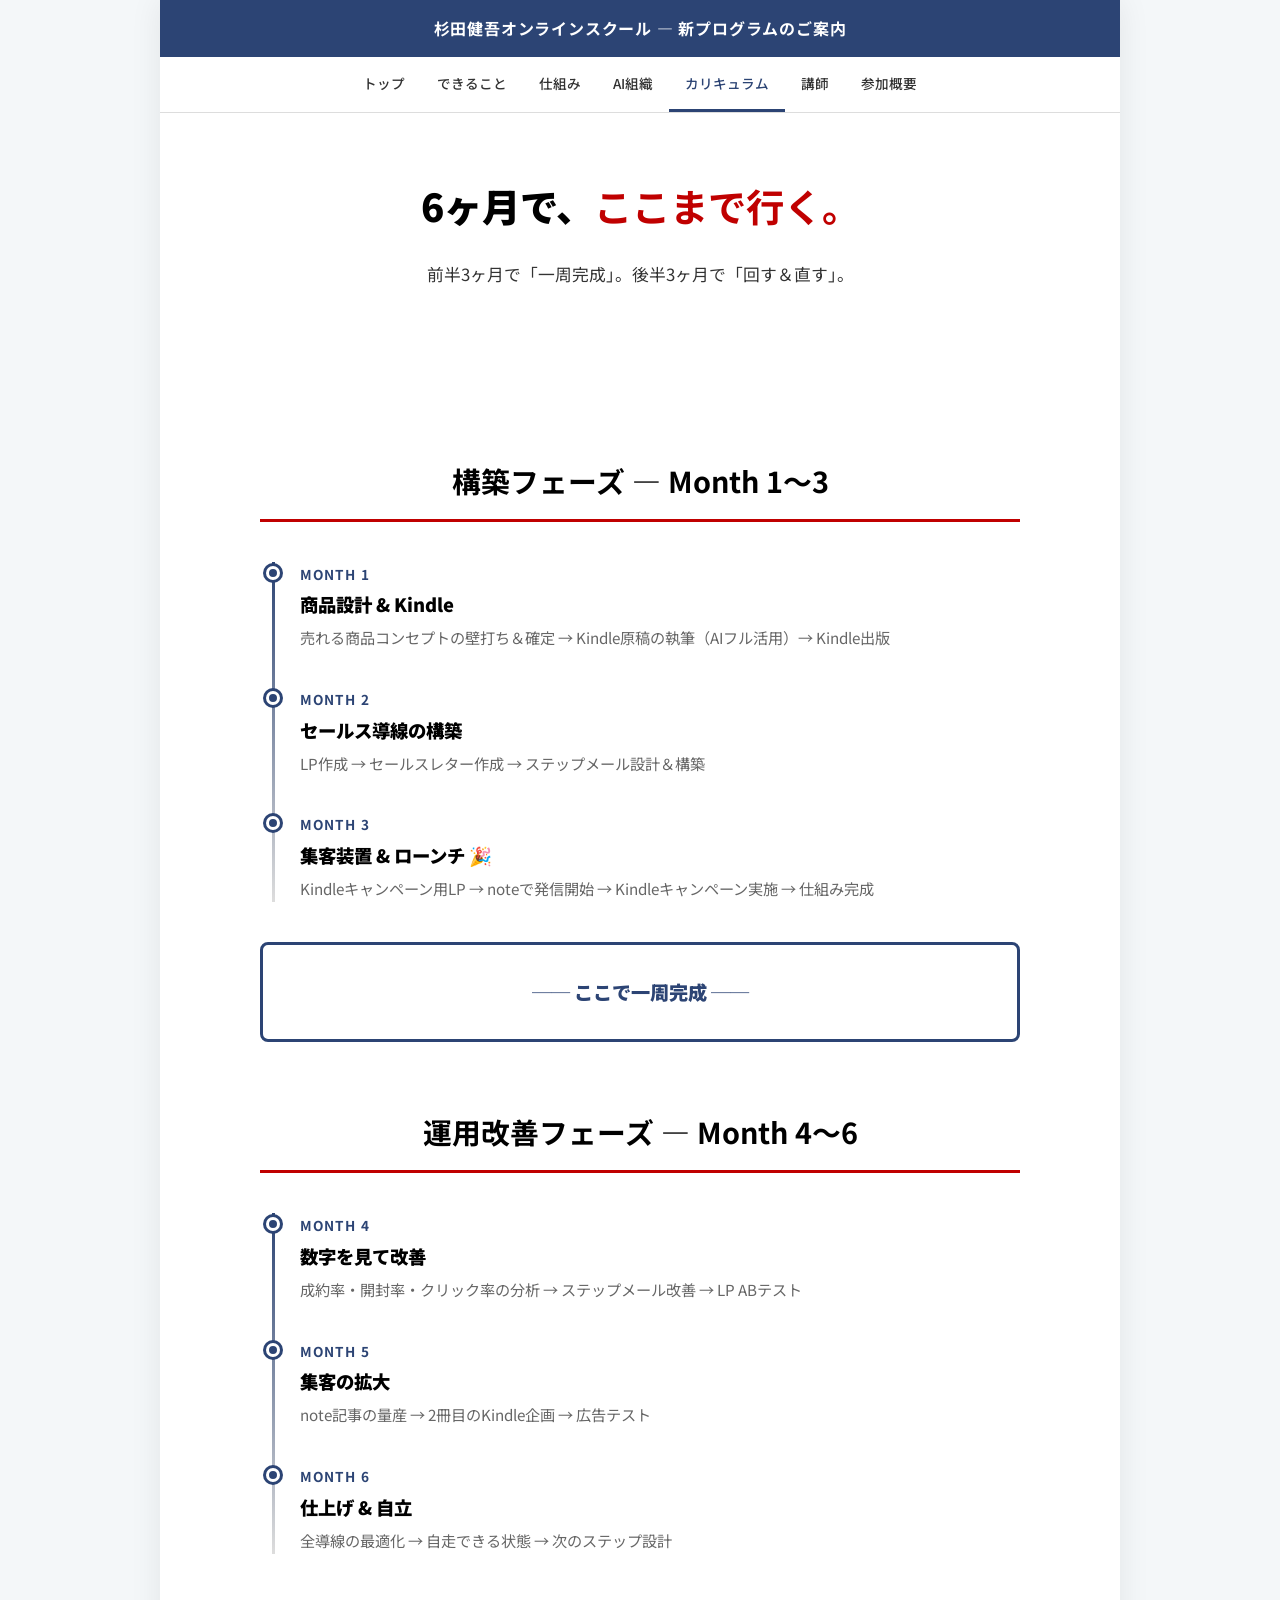
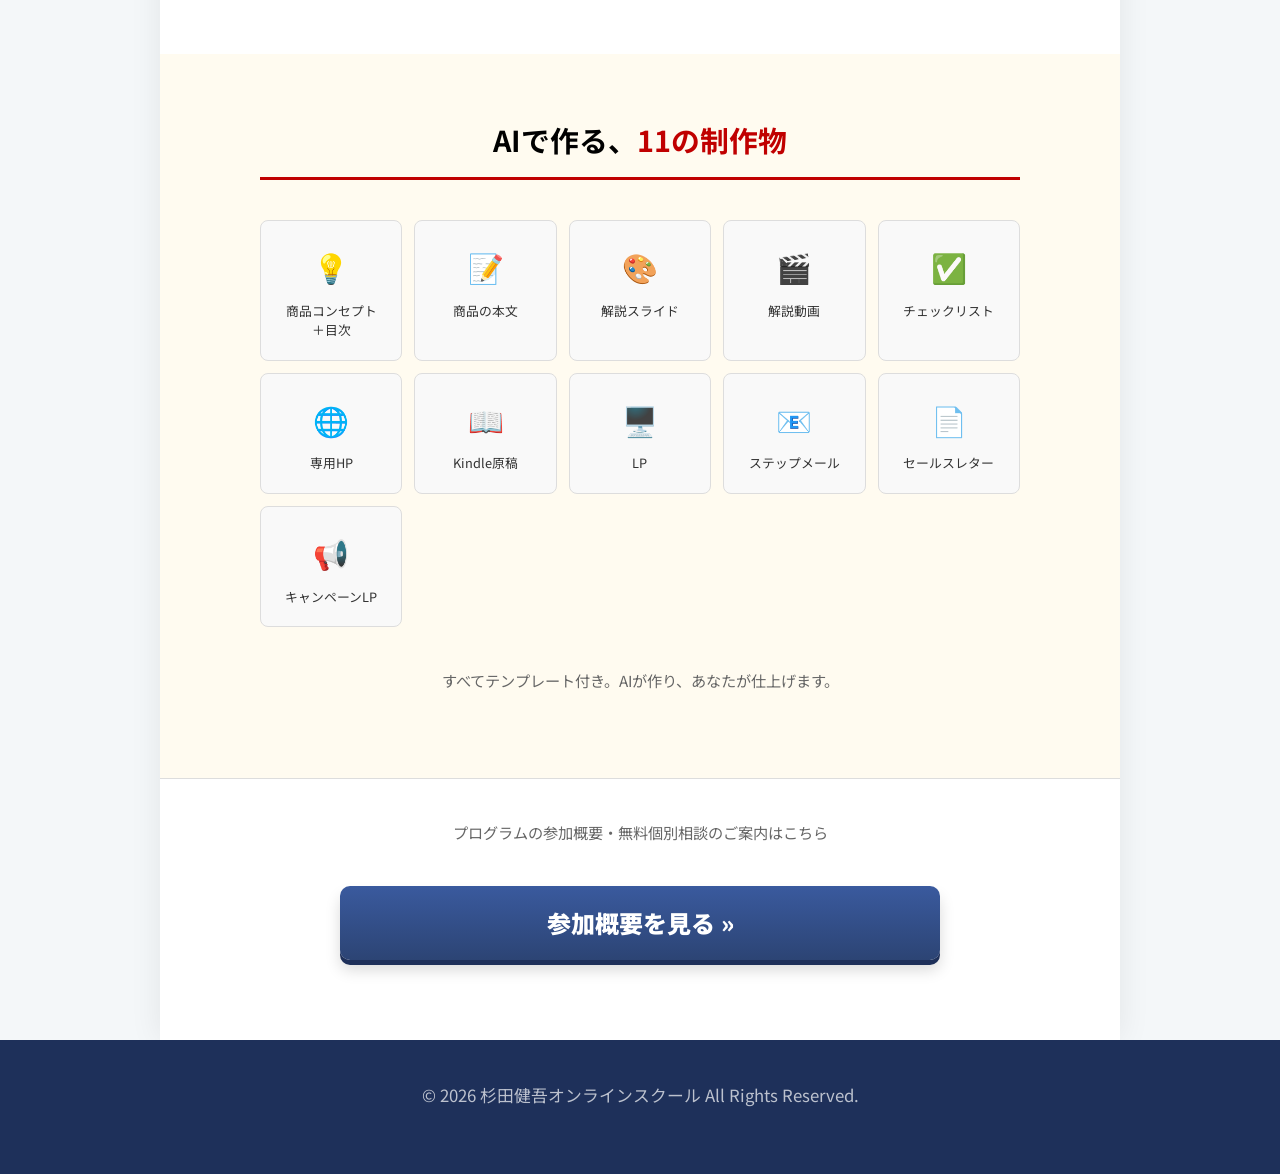
<file: complete/curriculum.html>
<!DOCTYPE html>
<html lang="ja">
<head>
    <meta charset="UTF-8">
    <meta name="viewport" content="width=device-width, initial-scale=1.0">
    <meta name="robots" content="noindex,nofollow">
    <title>カリキュラム — 杉田式AI実践コンプリートプログラム</title>
    <link rel="stylesheet" href="style.css">
</head>
<body>
<div class="wrapper">
    <div class="top-bar">杉田健吾オンラインスクール — 新プログラムのご案内</div>
    <nav class="site-nav">
        <div class="site-nav__inner">
            <a href="index.html" class="site-nav__link">トップ</a>
            <a href="demo.html" class="site-nav__link">できること</a>
            <a href="system.html" class="site-nav__link">仕組み</a>
            <a href="ai-team.html" class="site-nav__link">AI組織</a>
            <a href="curriculum.html" class="site-nav__link site-nav__link--active">カリキュラム</a>
            <a href="coaches.html" class="site-nav__link">講師</a>
            <a href="overview.html" class="site-nav__link">参加概要</a>
        </div>
    </nav>

    <header class="hero">
        <div class="container">
            <h1 class="hero__title">6ヶ月で、<span class="text-red">ここまで行く。</span></h1>
            <p class="hero__desc">前半3ヶ月で「一周完成」。後半3ヶ月で「回す＆直す」。</p>
        </div>
    </header>

    <section class="section">
        <div class="container">
            <h2 class="section-heading">構築フェーズ — Month 1〜3</h2>

            <div class="timeline">
                <div class="timeline__item">
                    <div class="timeline__dot"></div>
                    <div class="timeline__month">MONTH 1</div>
                    <div class="timeline__title">商品設計 & Kindle</div>
                    <div class="timeline__desc">売れる商品コンセプトの壁打ち＆確定 → Kindle原稿の執筆（AIフル活用）→ Kindle出版</div>
                </div>
                <div class="timeline__item">
                    <div class="timeline__dot"></div>
                    <div class="timeline__month">MONTH 2</div>
                    <div class="timeline__title">セールス導線の構築</div>
                    <div class="timeline__desc">LP作成 → セールスレター作成 → ステップメール設計＆構築</div>
                </div>
                <div class="timeline__item">
                    <div class="timeline__dot"></div>
                    <div class="timeline__month">MONTH 3</div>
                    <div class="timeline__title">集客装置 & ローンチ 🎉</div>
                    <div class="timeline__desc">Kindleキャンペーン用LP → noteで発信開始 → Kindleキャンペーン実施 → 仕組み完成</div>
                </div>
            </div>

            <div class="box-bordered" style="border-color: var(--color-navy);">
                <p class="text-center" style="font-size: 1.2rem; font-weight: 900; color: var(--color-navy); margin: 0;">
                    ── ここで一周完成 ──
                </p>
            </div>

            <h2 class="section-heading" style="margin-top: var(--space-xl);">運用改善フェーズ — Month 4〜6</h2>

            <div class="timeline">
                <div class="timeline__item">
                    <div class="timeline__dot"></div>
                    <div class="timeline__month">MONTH 4</div>
                    <div class="timeline__title">数字を見て改善</div>
                    <div class="timeline__desc">成約率・開封率・クリック率の分析 → ステップメール改善 → LP ABテスト</div>
                </div>
                <div class="timeline__item">
                    <div class="timeline__dot"></div>
                    <div class="timeline__month">MONTH 5</div>
                    <div class="timeline__title">集客の拡大</div>
                    <div class="timeline__desc">note記事の量産 → 2冊目のKindle企画 → 広告テスト</div>
                </div>
                <div class="timeline__item">
                    <div class="timeline__dot"></div>
                    <div class="timeline__month">MONTH 6</div>
                    <div class="timeline__title">仕上げ & 自立</div>
                    <div class="timeline__desc">全導線の最適化 → 自走できる状態 → 次のステップ設計</div>
                </div>
            </div>
        </div>
    </section>

    <section class="section--gold">
        <div class="container">
            <h2 class="section-heading">AIで作る、<span style="color: var(--color-red);">11の制作物</span></h2>

            <div class="deliverables">
                <div class="deliverable"><div class="deliverable__icon">💡</div><div class="deliverable__name">商品コンセプト<br>＋目次</div></div>
                <div class="deliverable"><div class="deliverable__icon">📝</div><div class="deliverable__name">商品の本文</div></div>
                <div class="deliverable"><div class="deliverable__icon">🎨</div><div class="deliverable__name">解説スライド</div></div>
                <div class="deliverable"><div class="deliverable__icon">🎬</div><div class="deliverable__name">解説動画</div></div>
                <div class="deliverable"><div class="deliverable__icon">✅</div><div class="deliverable__name">チェックリスト</div></div>
                <div class="deliverable"><div class="deliverable__icon">🌐</div><div class="deliverable__name">専用HP</div></div>
                <div class="deliverable"><div class="deliverable__icon">📖</div><div class="deliverable__name">Kindle原稿</div></div>
                <div class="deliverable"><div class="deliverable__icon">🖥️</div><div class="deliverable__name">LP</div></div>
                <div class="deliverable"><div class="deliverable__icon">📧</div><div class="deliverable__name">ステップメール</div></div>
                <div class="deliverable"><div class="deliverable__icon">📄</div><div class="deliverable__name">セールスレター</div></div>
                <div class="deliverable"><div class="deliverable__icon">📢</div><div class="deliverable__name">キャンペーンLP</div></div>
            </div>

            <p class="text-center" style="font-size: 0.95rem; color: var(--color-text-light);">
                すべてテンプレート付き。AIが作り、あなたが仕上げます。
            </p>
        </div>
    </section>

    <div class="cta-to-overview">
        <p class="cta-to-overview__text">プログラムの参加概要・無料個別相談のご案内はこちら</p>
        <a href="overview.html" class="btn-cta btn-cta--navy">参加概要を見る &raquo;</a>
    </div>
</div>
<footer class="footer"><div class="container"><p>&copy; 2026 杉田健吾オンラインスクール All Rights Reserved.</p></div></footer>
<script src="main.js"></script>
</body>
</html>
</file>
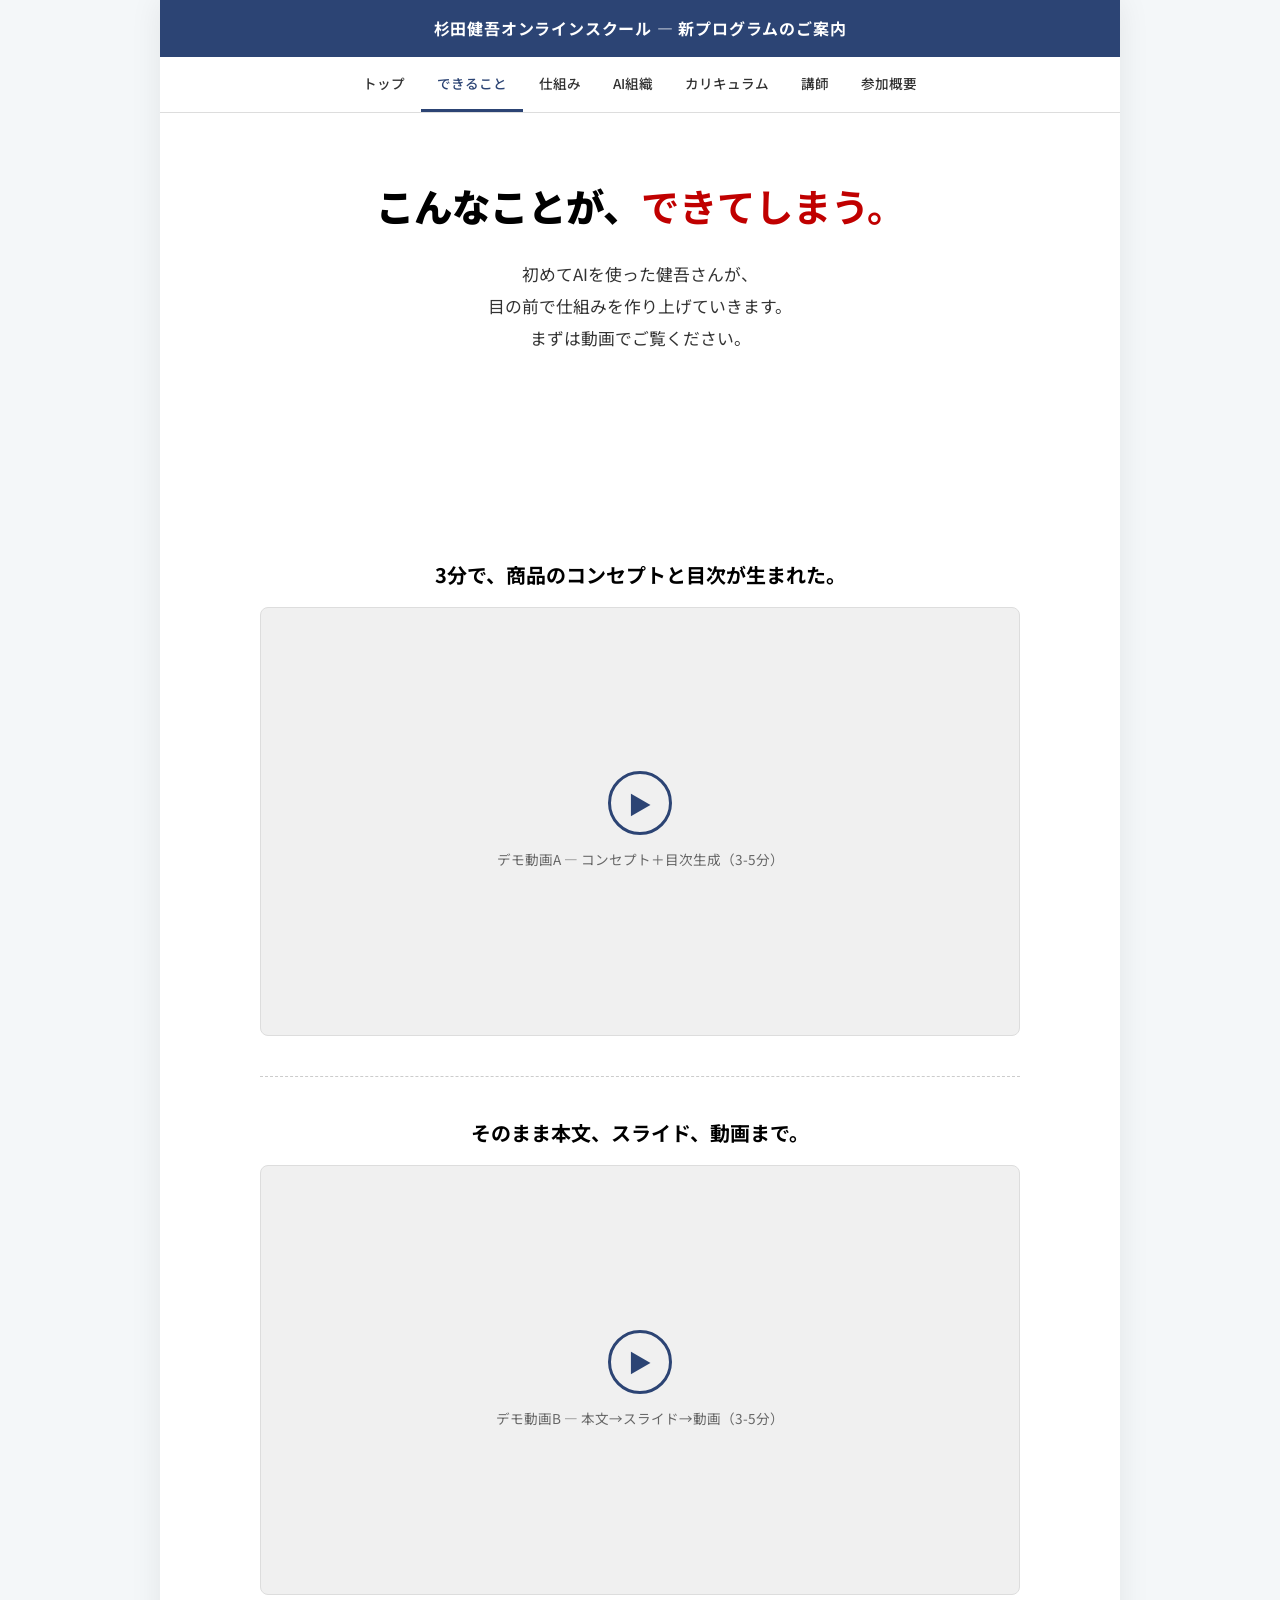
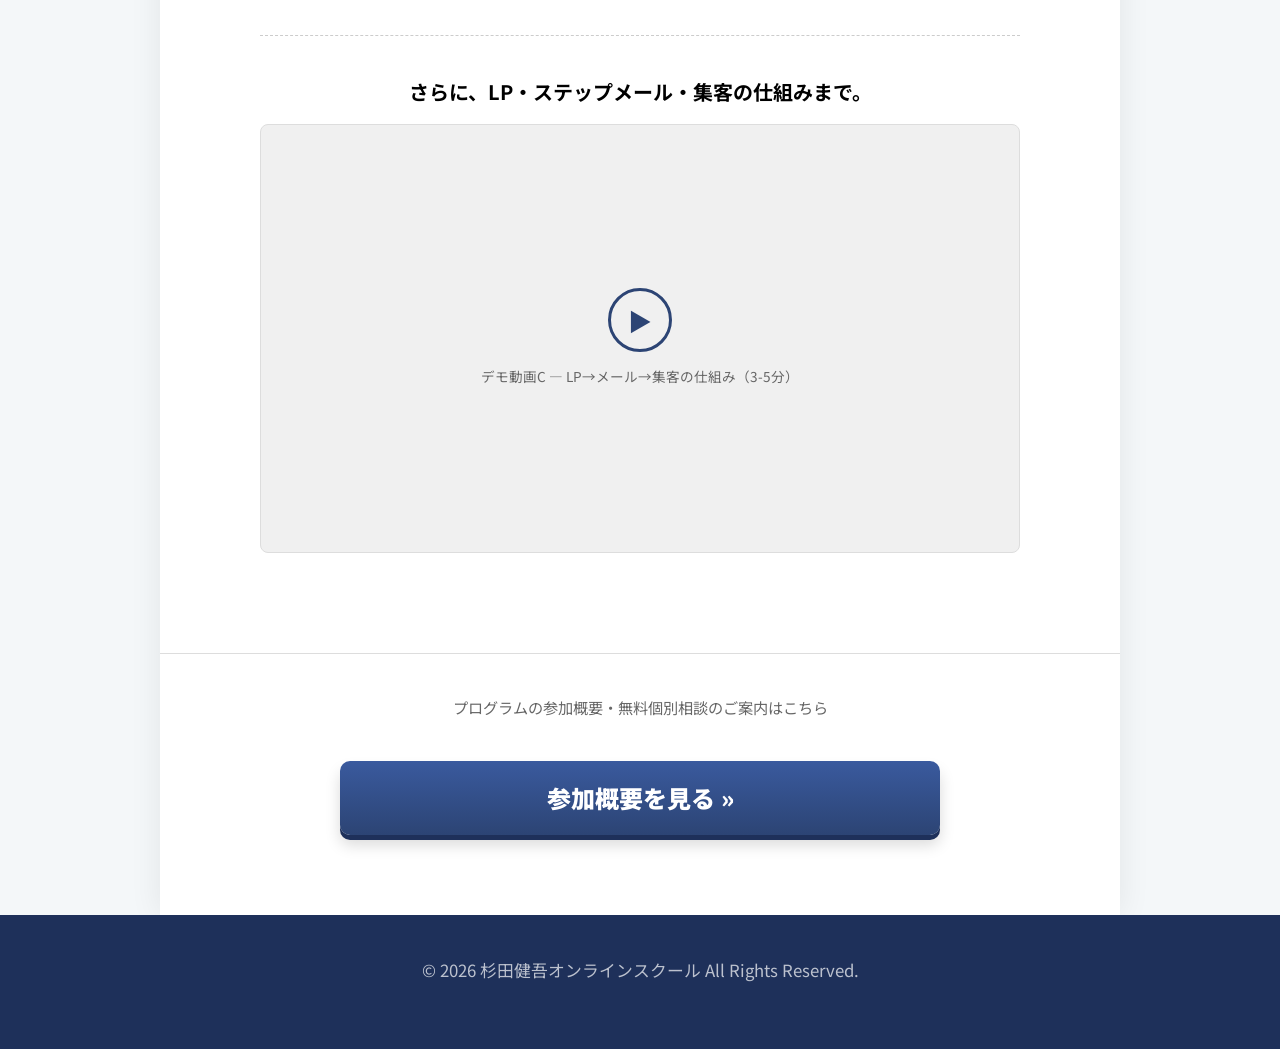
<file: complete/demo.html>
<!DOCTYPE html>
<html lang="ja">
<head>
    <meta charset="UTF-8">
    <meta name="viewport" content="width=device-width, initial-scale=1.0">
    <meta name="robots" content="noindex,nofollow">
    <title>できること — 杉田式AI実践コンプリートプログラム</title>
    <link rel="stylesheet" href="style.css">
</head>
<body>
<div class="wrapper">
    <div class="top-bar">杉田健吾オンラインスクール — 新プログラムのご案内</div>
    <nav class="site-nav">
        <div class="site-nav__inner">
            <a href="index.html" class="site-nav__link">トップ</a>
            <a href="demo.html" class="site-nav__link site-nav__link--active">できること</a>
            <a href="system.html" class="site-nav__link">仕組み</a>
            <a href="ai-team.html" class="site-nav__link">AI組織</a>
            <a href="curriculum.html" class="site-nav__link">カリキュラム</a>
            <a href="coaches.html" class="site-nav__link">講師</a>
            <a href="overview.html" class="site-nav__link">参加概要</a>
        </div>
    </nav>

    <header class="hero">
        <div class="container">
            <h1 class="hero__title">こんなことが、<span class="text-red">できてしまう。</span></h1>
            <p class="hero__desc">
                初めてAIを使った健吾さんが、<br>目の前で仕組みを作り上げていきます。<br>
                まずは動画でご覧ください。
            </p>
        </div>
    </header>

    <section class="section">
        <div class="container">
            <div class="video-block">
                <p class="video-block__label">3分で、商品のコンセプトと目次が生まれた。</p>
                <div class="video-block__player">
                    <div class="video-block__placeholder">
                        <div class="video-block__play-icon">▶</div>
                        <span class="video-block__placeholder-text">デモ動画A — コンセプト＋目次生成（3-5分）</span>
                    </div>
                </div>
            </div>

            <hr style="border: 0; border-top: 1px dashed #ccc; margin: 40px 0;">

            <div class="video-block">
                <p class="video-block__label">そのまま本文、スライド、動画まで。</p>
                <div class="video-block__player">
                    <div class="video-block__placeholder">
                        <div class="video-block__play-icon">▶</div>
                        <span class="video-block__placeholder-text">デモ動画B — 本文→スライド→動画（3-5分）</span>
                    </div>
                </div>
            </div>

            <hr style="border: 0; border-top: 1px dashed #ccc; margin: 40px 0;">

            <div class="video-block">
                <p class="video-block__label">さらに、LP・ステップメール・集客の仕組みまで。</p>
                <div class="video-block__player">
                    <div class="video-block__placeholder">
                        <div class="video-block__play-icon">▶</div>
                        <span class="video-block__placeholder-text">デモ動画C — LP→メール→集客の仕組み（3-5分）</span>
                    </div>
                </div>
            </div>
        </div>
    </section>

    <div class="cta-to-overview">
        <p class="cta-to-overview__text">プログラムの参加概要・無料個別相談のご案内はこちら</p>
        <a href="overview.html" class="btn-cta btn-cta--navy">参加概要を見る &raquo;</a>
    </div>

</div>
<footer class="footer"><div class="container"><p>&copy; 2026 杉田健吾オンラインスクール All Rights Reserved.</p></div></footer>
<script src="main.js"></script>
</body>
</html>
</file>
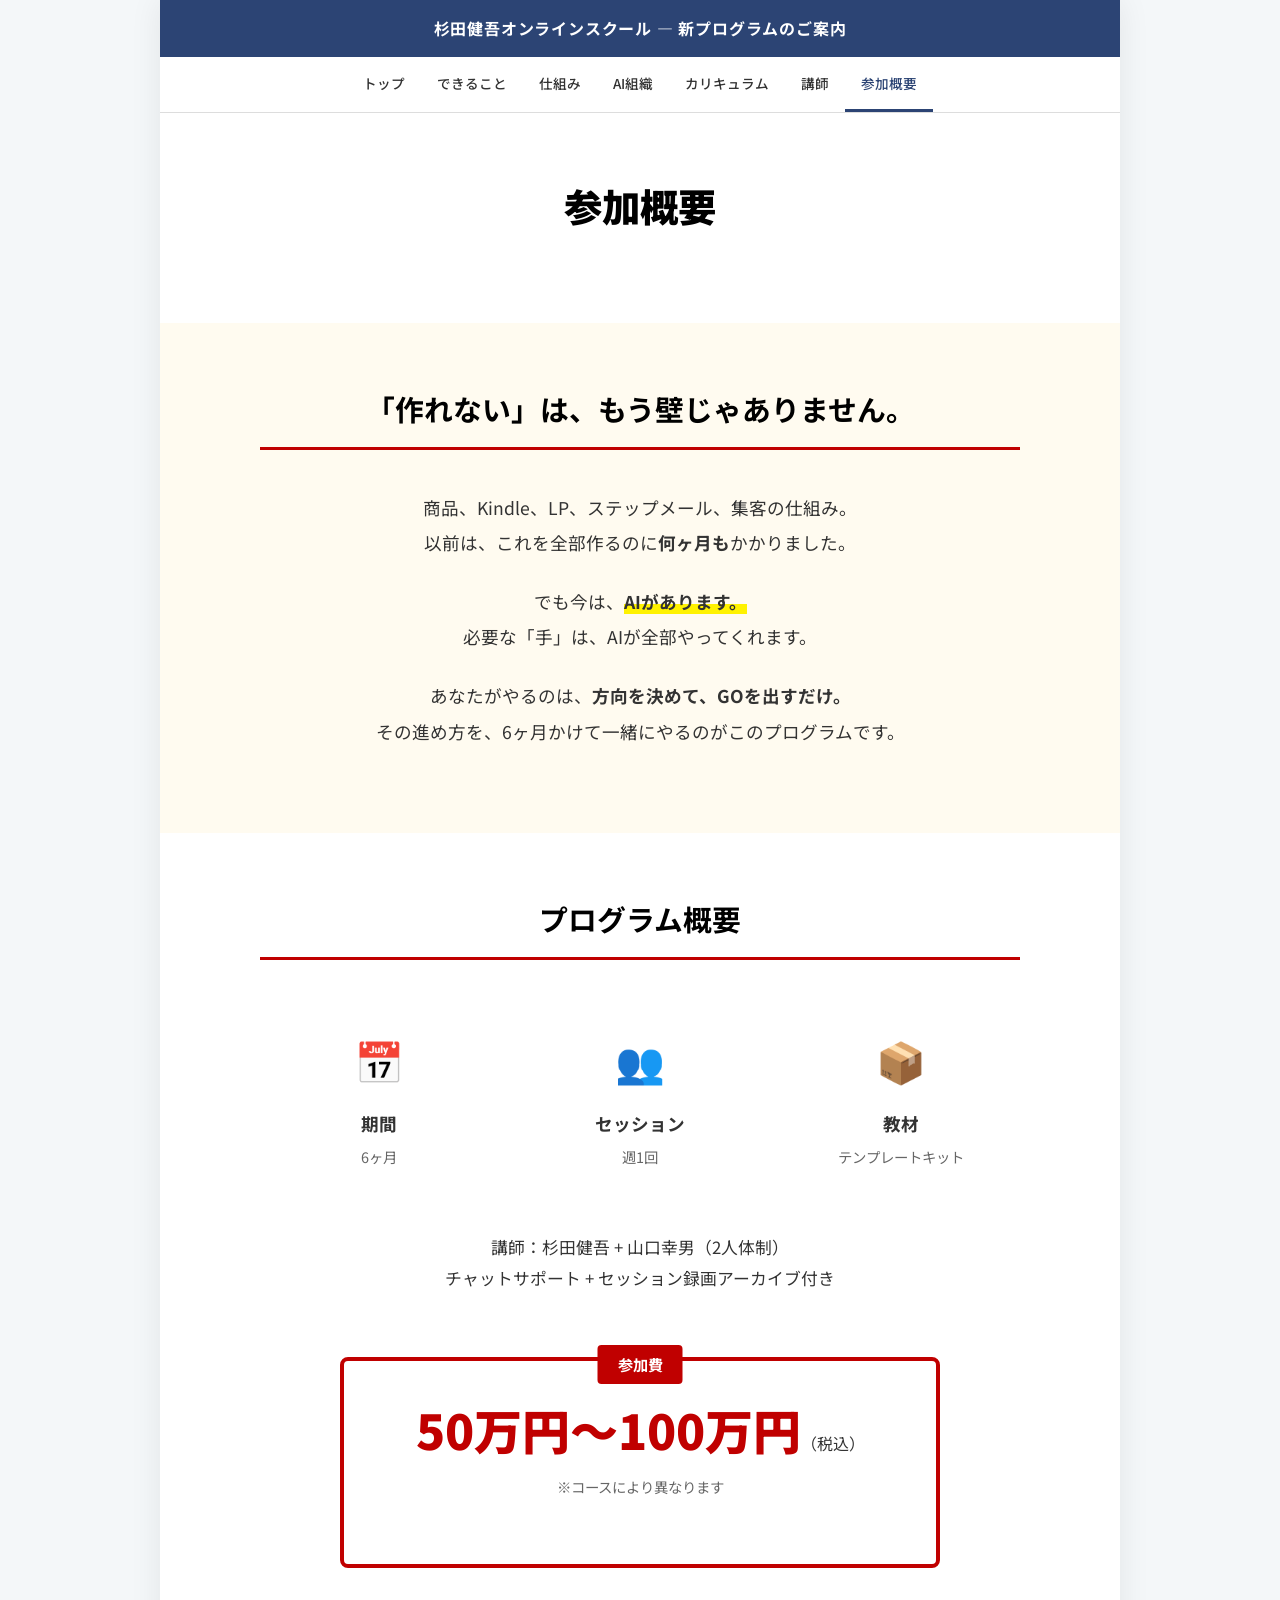
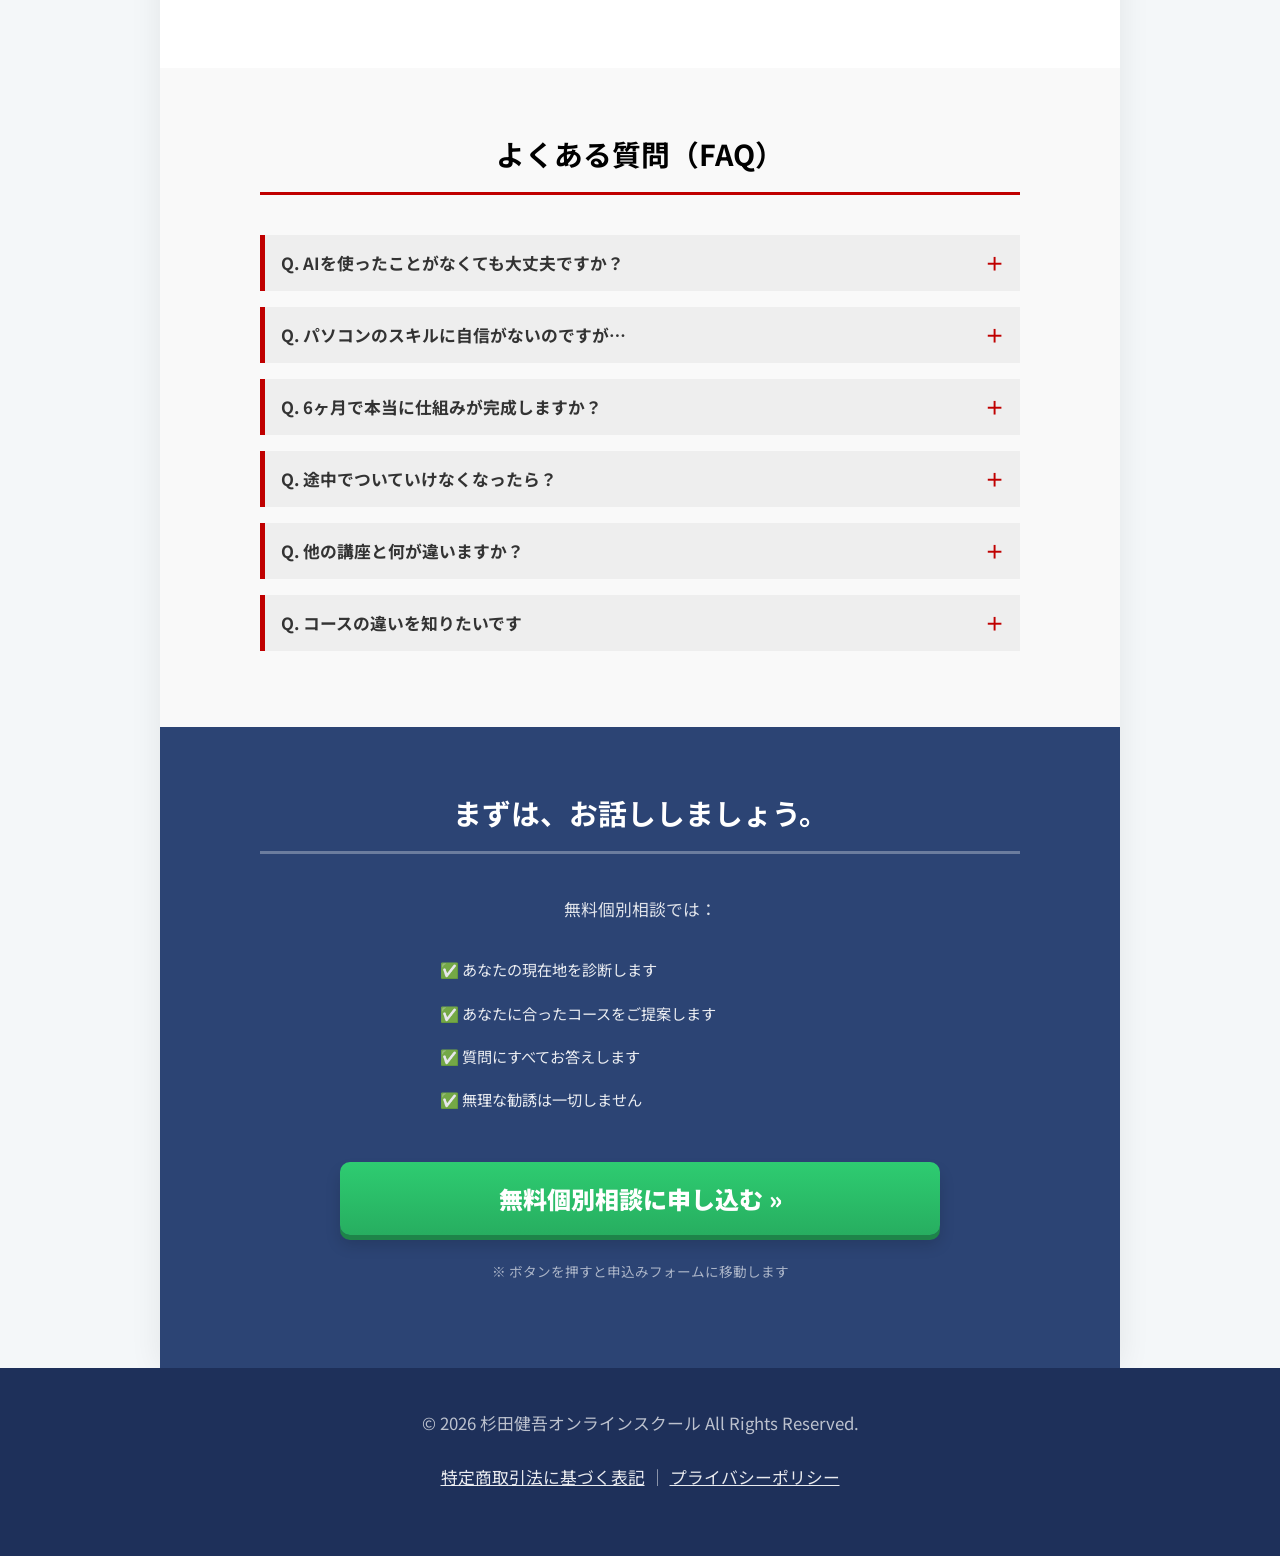
<file: complete/overview.html>
<!DOCTYPE html>
<html lang="ja">
<head>
    <meta charset="UTF-8">
    <meta name="viewport" content="width=device-width, initial-scale=1.0">
    <meta name="robots" content="noindex,nofollow">
    <title>参加概要 — 杉田式AI実践コンプリートプログラム</title>
    <link rel="stylesheet" href="style.css">
</head>
<body>
<div class="wrapper">
    <div class="top-bar">杉田健吾オンラインスクール — 新プログラムのご案内</div>
    <nav class="site-nav">
        <div class="site-nav__inner">
            <a href="index.html" class="site-nav__link">トップ</a>
            <a href="demo.html" class="site-nav__link">できること</a>
            <a href="system.html" class="site-nav__link">仕組み</a>
            <a href="ai-team.html" class="site-nav__link">AI組織</a>
            <a href="curriculum.html" class="site-nav__link">カリキュラム</a>
            <a href="coaches.html" class="site-nav__link">講師</a>
            <a href="overview.html" class="site-nav__link site-nav__link--active">参加概要</a>
        </div>
    </nav>

    <header class="hero">
        <div class="container">
            <h1 class="hero__title">参加概要</h1>
        </div>
    </header>

    <!-- AIで変わること -->
    <section class="section--gold">
        <div class="container">
            <h2 class="section-heading">「作れない」は、もう壁じゃありません。</h2>

            <p class="text-center" style="font-size: 1.1rem; line-height: 2;">
                商品、Kindle、LP、ステップメール、集客の仕組み。<br>
                以前は、これを全部作るのに<strong>何ヶ月も</strong>かかりました。
            </p>
            <p class="text-center" style="font-size: 1.1rem; line-height: 2;">
                でも今は、<span class="marker-yellow">AIがあります。</span><br>
                必要な「手」は、AIが全部やってくれます。
            </p>
            <p class="text-center" style="font-size: 1.1rem; line-height: 2;">
                あなたがやるのは、<strong>方向を決めて、GOを出すだけ。</strong><br>
                その進め方を、6ヶ月かけて一緒にやるのがこのプログラムです。
            </p>
        </div>
    </section>

    <!-- プログラム概要 -->
    <section class="section">
        <div class="container">
            <h2 class="section-heading">プログラム概要</h2>

            <div class="three-col">
                <div class="three-col__item">
                    <div class="three-col__icon">📅</div>
                    <div class="three-col__title">期間</div>
                    <div class="three-col__desc">6ヶ月</div>
                </div>
                <div class="three-col__item">
                    <div class="three-col__icon">👥</div>
                    <div class="three-col__title">セッション</div>
                    <div class="three-col__desc">週1回</div>
                </div>
                <div class="three-col__item">
                    <div class="three-col__icon">📦</div>
                    <div class="three-col__title">教材</div>
                    <div class="three-col__desc">テンプレートキット</div>
                </div>
            </div>

            <p class="text-center">
                講師：杉田健吾 + 山口幸男（2人体制）<br>
                チャットサポート + セッション録画アーカイブ付き
            </p>

            <!-- 価格 -->
            <div class="price-box" style="margin-top: var(--space-xl);">
                <div class="price-box__tag">参加費</div>
                <div class="price-box__current">
                    50万円〜100万円<small>（税込）</small>
                </div>
                <p class="price-box__note">※コースにより異なります</p>
            </div>
        </div>
    </section>

    <!-- FAQ -->
    <section class="section--gray">
        <div class="container">
            <h2 class="section-heading">よくある質問（FAQ）</h2>

            <div class="faq-item">
                <button class="faq-item__q">
                    <span>Q. AIを使ったことがなくても大丈夫ですか？</span>
                    <span class="faq-item__icon">＋</span>
                </button>
                <div class="faq-item__a">
                    <div class="faq-item__a-inner">
                        A. はい。デモ動画で見ていただいた通り、健吾さんもAI初体験でした。セッティングはこちらでサポートしますので、パソコンがあれば大丈夫です。
                    </div>
                </div>
            </div>

            <div class="faq-item">
                <button class="faq-item__q">
                    <span>Q. パソコンのスキルに自信がないのですが…</span>
                    <span class="faq-item__icon">＋</span>
                </button>
                <div class="faq-item__a">
                    <div class="faq-item__a-inner">
                        A. 音声で話しかけるだけの操作がほとんどです。タイピングはほぼ不要。テンプレートキットに沿って進めていただければ、特別なスキルは必要ありません。
                    </div>
                </div>
            </div>

            <div class="faq-item">
                <button class="faq-item__q">
                    <span>Q. 6ヶ月で本当に仕組みが完成しますか？</span>
                    <span class="faq-item__icon">＋</span>
                </button>
                <div class="faq-item__a">
                    <div class="faq-item__a-inner">
                        A. カリキュラム通りに進めれば、Month 3で一周完成です。AIを活用すればさらに早く進む方もいます。後半3ヶ月は「回す＆直す」フェーズです。
                    </div>
                </div>
            </div>

            <div class="faq-item">
                <button class="faq-item__q">
                    <span>Q. 途中でついていけなくなったら？</span>
                    <span class="faq-item__icon">＋</span>
                </button>
                <div class="faq-item__a">
                    <div class="faq-item__a-inner">
                        A. セッション録画はすべてアーカイブとして残ります。チャットで個別に質問することもできます。あなたのペースに合わせてサポートします。
                    </div>
                </div>
            </div>

            <div class="faq-item">
                <button class="faq-item__q">
                    <span>Q. 他の講座と何が違いますか？</span>
                    <span class="faq-item__icon">＋</span>
                </button>
                <div class="faq-item__a">
                    <div class="faq-item__a-inner">
                        A. 作って終わりではなく、テスト → 計測 → 改善を繰り返して売れる状態にしていく実践プログラムです。情報をお渡しして終わりではなく、やり切るための環境と伴走を提供します。
                    </div>
                </div>
            </div>

            <div class="faq-item">
                <button class="faq-item__q">
                    <span>Q. コースの違いを知りたいです</span>
                    <span class="faq-item__icon">＋</span>
                </button>
                <div class="faq-item__a">
                    <div class="faq-item__a-inner">
                        A. あなたの状況に合ったコースを、無料の個別相談にてご提案します。まずはお気軽にお話しさせてください。
                    </div>
                </div>
            </div>
        </div>
    </section>

    <!-- CTA Final -->
    <section class="section--navy">
        <div class="container text-center">
            <h2 class="section-heading">まずは、お話ししましょう。</h2>
            <p style="color: rgba(255,255,255,0.85); font-size: 1.05rem; margin-bottom: var(--space-md);">
                無料個別相談では：
            </p>
            <ul style="list-style: none; padding: 0; max-width: 400px; margin: 0 auto var(--space-lg); text-align: left;">
                <li style="padding: 8px 0; color: rgba(255,255,255,0.9); font-size: 0.95rem;">✅ あなたの現在地を診断します</li>
                <li style="padding: 8px 0; color: rgba(255,255,255,0.9); font-size: 0.95rem;">✅ あなたに合ったコースをご提案します</li>
                <li style="padding: 8px 0; color: rgba(255,255,255,0.9); font-size: 0.95rem;">✅ 質問にすべてお答えします</li>
                <li style="padding: 8px 0; color: rgba(255,255,255,0.9); font-size: 0.95rem;">✅ 無理な勧誘は一切しません</li>
            </ul>
            <a href="#" class="btn-cta" id="ctaButton">
                無料個別相談に申し込む &raquo;
            </a>
            <p class="btn-micro" style="color: rgba(255,255,255,0.6);">※ ボタンを押すと申込みフォームに移動します</p>
        </div>
    </section>

</div>

<footer class="footer">
    <div class="container">
        <p>&copy; 2026 杉田健吾オンラインスクール All Rights Reserved.</p>
        <p style="margin-top: 8px;">
            <a href="#">特定商取引法に基づく表記</a> ｜ <a href="#">プライバシーポリシー</a>
        </p>
    </div>
</footer>

<script src="main.js"></script>
</body>
</html>
</file>
<file: style.css>
/* ============================================
   Complete Program — 専用サイト共通CSS
   Design: Quiet Luxury (Dark × Gold)
   ============================================ */

/* --- Google Fonts --- */
@import url('https://fonts.googleapis.com/css2?family=Noto+Sans+JP:wght@300;400;500;700&family=Noto+Serif+JP:wght@400;600;700&display=swap');

/* --- CSS Variables --- */
:root {
  /* Colors */
  --bg-primary: #0a0a0a;
  --bg-secondary: #111111;
  --bg-card: #161616;
  --bg-card-hover: #1c1c1c;
  --text-primary: #f0ece4;
  --text-secondary: #a09888;
  --text-muted: #6b6158;
  --accent-gold: #c9a96e;
  --accent-gold-light: #dfc699;
  --accent-gold-dim: rgba(201, 169, 110, 0.15);
  --border-subtle: rgba(201, 169, 110, 0.12);
  --border-medium: rgba(201, 169, 110, 0.25);

  /* Typography */
  --font-sans: 'Noto Sans JP', -apple-system, BlinkMacSystemFont, sans-serif;
  --font-serif: 'Noto Serif JP', 'Yu Mincho', serif;

  /* Spacing */
  --section-padding: clamp(64px, 10vw, 120px);
  --content-max: 880px;
  --content-wide: 1080px;

  /* Transitions */
  --ease-out: cubic-bezier(0.16, 1, 0.3, 1);
}

/* --- Reset & Base --- */
*, *::before, *::after {
  box-sizing: border-box;
  margin: 0;
  padding: 0;
}

html {
  font-size: 16px;
  scroll-behavior: smooth;
  -webkit-font-smoothing: antialiased;
  -moz-osx-font-smoothing: grayscale;
}

body {
  font-family: var(--font-sans);
  font-weight: 400;
  color: var(--text-primary);
  background-color: var(--bg-primary);
  line-height: 1.8;
  letter-spacing: 0.02em;
  overflow-x: hidden;
}

a {
  color: var(--accent-gold);
  text-decoration: none;
  transition: color 0.3s var(--ease-out);
}
a:hover {
  color: var(--accent-gold-light);
}

img {
  max-width: 100%;
  height: auto;
  display: block;
}

/* --- Typography --- */
.heading-xl {
  font-family: var(--font-serif);
  font-size: clamp(1.75rem, 4.5vw, 3rem);
  font-weight: 600;
  line-height: 1.4;
  letter-spacing: 0.04em;
  color: var(--text-primary);
}

.heading-lg {
  font-family: var(--font-serif);
  font-size: clamp(1.5rem, 3.5vw, 2.25rem);
  font-weight: 600;
  line-height: 1.4;
  letter-spacing: 0.03em;
  color: var(--text-primary);
}

.heading-md {
  font-family: var(--font-serif);
  font-size: clamp(1.2rem, 2.5vw, 1.6rem);
  font-weight: 600;
  line-height: 1.5;
  color: var(--text-primary);
}

.text-body {
  font-size: clamp(0.95rem, 1.8vw, 1.1rem);
  color: var(--text-secondary);
  line-height: 2;
}

.text-small {
  font-size: 0.85rem;
  color: var(--text-muted);
}

.text-accent {
  color: var(--accent-gold);
}

/* --- Layout --- */
.container {
  max-width: var(--content-max);
  margin: 0 auto;
  padding: 0 24px;
}

.container--wide {
  max-width: var(--content-wide);
}

.section {
  padding: var(--section-padding) 0;
}

.section--alt {
  background-color: var(--bg-secondary);
}

/* --- Header / Navigation --- */
.site-header {
  position: fixed;
  top: 0;
  left: 0;
  right: 0;
  z-index: 1000;
  background: rgba(10, 10, 10, 0.85);
  backdrop-filter: blur(20px);
  -webkit-backdrop-filter: blur(20px);
  border-bottom: 1px solid var(--border-subtle);
  transition: background 0.3s var(--ease-out);
}

.nav {
  max-width: var(--content-wide);
  margin: 0 auto;
  padding: 0 24px;
  height: 64px;
  display: flex;
  align-items: center;
  justify-content: space-between;
}

.nav__logo {
  font-family: var(--font-serif);
  font-size: 1rem;
  font-weight: 600;
  color: var(--accent-gold);
  letter-spacing: 0.08em;
  white-space: nowrap;
}

.nav__links {
  display: flex;
  gap: 28px;
  list-style: none;
}

.nav__link {
  font-size: 0.8rem;
  font-weight: 400;
  color: var(--text-secondary);
  letter-spacing: 0.04em;
  padding: 4px 0;
  position: relative;
  transition: color 0.3s var(--ease-out);
}

.nav__link::after {
  content: '';
  position: absolute;
  bottom: -2px;
  left: 0;
  width: 0;
  height: 1px;
  background: var(--accent-gold);
  transition: width 0.4s var(--ease-out);
}

.nav__link:hover,
.nav__link--active {
  color: var(--accent-gold);
}

.nav__link:hover::after,
.nav__link--active::after {
  width: 100%;
}

/* Mobile Menu */
.nav__toggle {
  display: none;
  background: none;
  border: none;
  cursor: pointer;
  padding: 8px;
}

.nav__toggle span {
  display: block;
  width: 20px;
  height: 1.5px;
  background: var(--text-primary);
  margin: 5px 0;
  transition: all 0.3s var(--ease-out);
}

@media (max-width: 768px) {
  .nav__toggle {
    display: block;
  }

  .nav__links {
    position: fixed;
    top: 64px;
    left: 0;
    right: 0;
    background: rgba(10, 10, 10, 0.97);
    backdrop-filter: blur(20px);
    -webkit-backdrop-filter: blur(20px);
    flex-direction: column;
    padding: 24px 32px 40px;
    gap: 0;
    border-bottom: 1px solid var(--border-subtle);
    transform: translateY(-120%);
    opacity: 0;
    transition: transform 0.4s var(--ease-out), opacity 0.3s var(--ease-out);
    pointer-events: none;
  }

  .nav__links.is-open {
    transform: translateY(0);
    opacity: 1;
    pointer-events: all;
  }

  .nav__link {
    padding: 14px 0;
    font-size: 0.95rem;
    border-bottom: 1px solid var(--border-subtle);
  }

  .nav__link:last-child {
    border-bottom: none;
  }
}

/* --- Hero --- */
.hero {
  min-height: 100vh;
  display: flex;
  align-items: center;
  justify-content: center;
  text-align: center;
  padding: 120px 24px 80px;
  position: relative;
  overflow: hidden;
}

.hero::before {
  content: '';
  position: absolute;
  top: 0;
  left: 0;
  right: 0;
  bottom: 0;
  background: radial-gradient(ellipse at 50% 30%, rgba(201, 169, 110, 0.06) 0%, transparent 60%);
  pointer-events: none;
}

.hero__content {
  position: relative;
  z-index: 1;
  max-width: 720px;
}

.hero__label {
  display: inline-block;
  font-size: 0.75rem;
  font-weight: 500;
  color: var(--accent-gold);
  letter-spacing: 0.2em;
  text-transform: uppercase;
  margin-bottom: 24px;
  padding: 6px 16px;
  border: 1px solid var(--border-medium);
  border-radius: 100px;
}

.hero__title {
  font-family: var(--font-serif);
  font-size: clamp(2rem, 6vw, 3.5rem);
  font-weight: 700;
  line-height: 1.35;
  letter-spacing: 0.05em;
  margin-bottom: 24px;
}

.hero__subtitle {
  font-size: clamp(1rem, 2vw, 1.15rem);
  color: var(--text-secondary);
  line-height: 2;
  margin-bottom: 48px;
}

.hero__arrow {
  display: inline-flex;
  align-items: center;
  justify-content: center;
  width: 48px;
  height: 48px;
  border: 1px solid var(--border-medium);
  border-radius: 50%;
  color: var(--accent-gold);
  font-size: 1.2rem;
  animation: float 2.5s ease-in-out infinite;
  cursor: pointer;
  transition: background 0.3s var(--ease-out);
}
.hero__arrow:hover {
  background: var(--accent-gold-dim);
}

@keyframes float {
  0%, 100% { transform: translateY(0); }
  50% { transform: translateY(8px); }
}

/* --- Page Hero (inner pages) --- */
.page-hero {
  padding: 140px 24px 80px;
  text-align: center;
}

.page-hero__title {
  font-family: var(--font-serif);
  font-size: clamp(1.75rem, 5vw, 2.75rem);
  font-weight: 700;
  line-height: 1.4;
  letter-spacing: 0.04em;
  margin-bottom: 16px;
}

.page-hero__subtitle {
  font-size: clamp(0.95rem, 1.8vw, 1.1rem);
  color: var(--text-secondary);
  max-width: 600px;
  margin: 0 auto;
  line-height: 1.9;
}

/* --- Video Block --- */
.video-block {
  margin: 48px 0;
}

.video-block__label {
  font-family: var(--font-serif);
  font-size: clamp(1.1rem, 2.5vw, 1.4rem);
  font-weight: 600;
  margin-bottom: 20px;
  text-align: center;
  line-height: 1.6;
}

.video-block__player {
  position: relative;
  width: 100%;
  padding-bottom: 56.25%; /* 16:9 */
  background: var(--bg-card);
  border-radius: 12px;
  overflow: hidden;
  border: 1px solid var(--border-subtle);
}

.video-block__player iframe {
  position: absolute;
  top: 0;
  left: 0;
  width: 100%;
  height: 100%;
  border: none;
}

.video-block__placeholder {
  position: absolute;
  top: 0;
  left: 0;
  width: 100%;
  height: 100%;
  display: flex;
  flex-direction: column;
  align-items: center;
  justify-content: center;
  gap: 16px;
  color: var(--text-muted);
  cursor: pointer;
  transition: background 0.3s var(--ease-out);
}

.video-block__placeholder:hover {
  background: rgba(201, 169, 110, 0.05);
}

.video-block__play-icon {
  width: 64px;
  height: 64px;
  border: 2px solid var(--accent-gold);
  border-radius: 50%;
  display: flex;
  align-items: center;
  justify-content: center;
  color: var(--accent-gold);
  font-size: 1.5rem;
  transition: all 0.3s var(--ease-out);
}

.video-block__placeholder:hover .video-block__play-icon {
  background: var(--accent-gold);
  color: var(--bg-primary);
  transform: scale(1.08);
}

.video-block__placeholder-text {
  font-size: 0.85rem;
  letter-spacing: 0.05em;
}

/* --- Checklist --- */
.checklist {
  list-style: none;
  max-width: 560px;
  margin: 0 auto;
}

.checklist__item {
  padding: 16px 0;
  border-bottom: 1px solid var(--border-subtle);
  font-size: clamp(0.95rem, 1.8vw, 1.05rem);
  color: var(--text-secondary);
  line-height: 1.8;
  display: flex;
  align-items: flex-start;
  gap: 12px;
}

.checklist__item::before {
  content: '□';
  color: var(--accent-gold);
  font-size: 1rem;
  flex-shrink: 0;
  margin-top: 2px;
}

.checklist__item:last-child {
  border-bottom: none;
}

/* --- Three Column (Icons) --- */
.three-col {
  display: grid;
  grid-template-columns: repeat(3, 1fr);
  gap: 32px;
  text-align: center;
  margin: 48px 0;
}

.three-col__item {
  padding: 32px 16px;
}

.three-col__icon {
  font-size: 2.5rem;
  margin-bottom: 16px;
}

.three-col__title {
  font-family: var(--font-serif);
  font-size: 1.1rem;
  font-weight: 600;
  margin-bottom: 8px;
  color: var(--text-primary);
}

.three-col__desc {
  font-size: 0.85rem;
  color: var(--text-muted);
  line-height: 1.7;
}

@media (max-width: 640px) {
  .three-col {
    grid-template-columns: 1fr;
    gap: 8px;
  }
  .three-col__item {
    padding: 24px 16px;
    border-bottom: 1px solid var(--border-subtle);
  }
  .three-col__item:last-child {
    border-bottom: none;
  }
}

/* --- Timeline --- */
.timeline {
  position: relative;
  padding-left: 40px;
  margin: 48px 0;
}

.timeline::before {
  content: '';
  position: absolute;
  left: 12px;
  top: 0;
  bottom: 0;
  width: 1px;
  background: linear-gradient(to bottom, var(--accent-gold), var(--border-subtle));
}

.timeline__item {
  position: relative;
  padding-bottom: 40px;
}

.timeline__item:last-child {
  padding-bottom: 0;
}

.timeline__dot {
  position: absolute;
  left: -34px;
  top: 4px;
  width: 12px;
  height: 12px;
  border-radius: 50%;
  background: var(--accent-gold);
  border: 2px solid var(--bg-primary);
  box-shadow: 0 0 0 4px var(--accent-gold-dim);
}

.timeline__month {
  font-family: var(--font-serif);
  font-size: 0.8rem;
  font-weight: 600;
  color: var(--accent-gold);
  letter-spacing: 0.1em;
  margin-bottom: 4px;
}

.timeline__title {
  font-family: var(--font-serif);
  font-size: 1.2rem;
  font-weight: 600;
  margin-bottom: 6px;
}

.timeline__desc {
  font-size: 0.9rem;
  color: var(--text-secondary);
  line-height: 1.7;
}

.timeline__divider {
  position: relative;
  padding: 24px 0;
  text-align: center;
}

.timeline__divider-text {
  font-family: var(--font-serif);
  font-size: 0.85rem;
  color: var(--accent-gold);
  letter-spacing: 0.1em;
  background: var(--bg-primary);
  padding: 0 16px;
  position: relative;
  z-index: 1;
}

/* --- Deliverables Grid --- */
.deliverables {
  display: grid;
  grid-template-columns: repeat(auto-fit, minmax(140px, 1fr));
  gap: 16px;
  margin: 40px 0;
}

.deliverable {
  background: var(--bg-card);
  border: 1px solid var(--border-subtle);
  border-radius: 12px;
  padding: 24px 16px;
  text-align: center;
  transition: all 0.3s var(--ease-out);
}

.deliverable:hover {
  border-color: var(--border-medium);
  background: var(--bg-card-hover);
  transform: translateY(-2px);
}

.deliverable__icon {
  font-size: 1.8rem;
  margin-bottom: 10px;
}

.deliverable__name {
  font-size: 0.8rem;
  color: var(--text-secondary);
  line-height: 1.5;
}

/* --- Coach Card --- */
.coach-grid {
  display: grid;
  grid-template-columns: repeat(2, 1fr);
  gap: 40px;
  margin: 48px 0;
}

.coach-card {
  text-align: center;
  padding: 48px 24px;
  background: var(--bg-card);
  border: 1px solid var(--border-subtle);
  border-radius: 16px;
  transition: all 0.3s var(--ease-out);
}

.coach-card:hover {
  border-color: var(--border-medium);
}

.coach-card__avatar {
  width: 120px;
  height: 120px;
  border-radius: 50%;
  background: var(--bg-secondary);
  border: 2px solid var(--border-medium);
  margin: 0 auto 24px;
  display: flex;
  align-items: center;
  justify-content: center;
  font-size: 2.5rem;
  color: var(--accent-gold);
}

.coach-card__name {
  font-family: var(--font-serif);
  font-size: 1.3rem;
  font-weight: 600;
  margin-bottom: 4px;
}

.coach-card__role {
  font-size: 0.85rem;
  color: var(--accent-gold);
  margin-bottom: 20px;
  letter-spacing: 0.05em;
}

.coach-card__desc {
  font-size: 0.9rem;
  color: var(--text-secondary);
  line-height: 1.8;
}

@media (max-width: 640px) {
  .coach-grid {
    grid-template-columns: 1fr;
    gap: 24px;
  }
}

/* --- FAQ --- */
.faq-list {
  margin: 40px 0;
}

.faq-item {
  border-bottom: 1px solid var(--border-subtle);
}

.faq-item__q {
  width: 100%;
  background: none;
  border: none;
  color: var(--text-primary);
  font-family: var(--font-sans);
  font-size: 1rem;
  text-align: left;
  padding: 20px 0;
  cursor: pointer;
  display: flex;
  align-items: center;
  justify-content: space-between;
  gap: 16px;
  transition: color 0.3s var(--ease-out);
}

.faq-item__q:hover {
  color: var(--accent-gold);
}

.faq-item__icon {
  font-size: 1.2rem;
  color: var(--accent-gold);
  flex-shrink: 0;
  transition: transform 0.3s var(--ease-out);
}

.faq-item.is-open .faq-item__icon {
  transform: rotate(45deg);
}

.faq-item__a {
  max-height: 0;
  overflow: hidden;
  transition: max-height 0.4s var(--ease-out), padding 0.3s var(--ease-out);
}

.faq-item.is-open .faq-item__a {
  max-height: 300px;
  padding-bottom: 20px;
}

.faq-item__a-inner {
  font-size: 0.9rem;
  color: var(--text-secondary);
  line-height: 1.9;
  padding-right: 40px;
}

/* --- CTA Section --- */
.cta-section {
  text-align: center;
  padding: var(--section-padding) 24px;
  border-top: 1px solid var(--border-subtle);
}

.cta-section__title {
  font-family: var(--font-serif);
  font-size: clamp(1.2rem, 3vw, 1.6rem);
  font-weight: 600;
  margin-bottom: 12px;
  color: var(--text-primary);
}

.cta-section__desc {
  font-size: 0.95rem;
  color: var(--text-secondary);
  margin-bottom: 32px;
}

/* --- Buttons --- */
.btn {
  display: inline-flex;
  align-items: center;
  gap: 8px;
  font-family: var(--font-sans);
  font-size: 0.9rem;
  font-weight: 500;
  letter-spacing: 0.04em;
  padding: 14px 36px;
  border-radius: 100px;
  border: none;
  cursor: pointer;
  transition: all 0.3s var(--ease-out);
  text-decoration: none;
}

.btn--primary {
  background: var(--accent-gold);
  color: var(--bg-primary);
}
.btn--primary:hover {
  background: var(--accent-gold-light);
  color: var(--bg-primary);
  transform: translateY(-2px);
  box-shadow: 0 8px 32px rgba(201, 169, 110, 0.25);
}

.btn--outline {
  background: transparent;
  color: var(--accent-gold);
  border: 1px solid var(--border-medium);
}
.btn--outline:hover {
  background: var(--accent-gold-dim);
  border-color: var(--accent-gold);
  color: var(--accent-gold-light);
}

.btn--large {
  padding: 18px 48px;
  font-size: 1rem;
}

/* --- Divider --- */
.divider {
  width: 60px;
  height: 1px;
  background: var(--accent-gold);
  margin: 32px auto;
  opacity: 0.5;
}

/* --- Quote Block --- */
.quote-block {
  max-width: 640px;
  margin: 60px auto;
  text-align: center;
  padding: 48px 32px;
  position: relative;
}

.quote-block::before {
  content: '';
  position: absolute;
  top: 0;
  left: 50%;
  transform: translateX(-50%);
  width: 40px;
  height: 1px;
  background: var(--accent-gold);
}

.quote-block__text {
  font-family: var(--font-serif);
  font-size: clamp(1.1rem, 2.5vw, 1.4rem);
  font-weight: 400;
  line-height: 2;
  color: var(--text-primary);
}

.quote-block__text em {
  font-style: normal;
  color: var(--accent-gold);
}

/* --- Overview specifics --- */
.overview-specs {
  display: grid;
  grid-template-columns: repeat(3, 1fr);
  gap: 24px;
  margin: 48px 0;
}

.overview-spec {
  background: var(--bg-card);
  border: 1px solid var(--border-subtle);
  border-radius: 12px;
  padding: 32px 24px;
  text-align: center;
}

.overview-spec__icon {
  font-size: 2rem;
  margin-bottom: 12px;
}

.overview-spec__label {
  font-size: 0.8rem;
  color: var(--text-muted);
  margin-bottom: 4px;
  letter-spacing: 0.05em;
}

.overview-spec__value {
  font-family: var(--font-serif);
  font-size: 1.2rem;
  font-weight: 600;
  color: var(--text-primary);
}

@media (max-width: 640px) {
  .overview-specs {
    grid-template-columns: 1fr;
    gap: 12px;
  }
}

.price-display {
  text-align: center;
  margin: 40px 0;
  padding: 40px 24px;
  border: 1px solid var(--border-medium);
  border-radius: 16px;
  background: linear-gradient(135deg, rgba(201, 169, 110, 0.04) 0%, transparent 100%);
}

.price-display__label {
  font-size: 0.85rem;
  color: var(--text-muted);
  letter-spacing: 0.08em;
  margin-bottom: 12px;
}

.price-display__value {
  font-family: var(--font-serif);
  font-size: clamp(1.5rem, 4vw, 2.5rem);
  font-weight: 700;
  color: var(--accent-gold);
  margin-bottom: 8px;
}

.price-display__note {
  font-size: 0.85rem;
  color: var(--text-secondary);
}

/* --- CTA Final --- */
.cta-final {
  text-align: center;
  padding: 80px 24px;
  background: linear-gradient(180deg, var(--bg-primary) 0%, rgba(201, 169, 110, 0.03) 100%);
}

.cta-final__list {
  list-style: none;
  max-width: 400px;
  margin: 0 auto 40px;
  text-align: left;
}

.cta-final__list li {
  padding: 8px 0;
  font-size: 0.95rem;
  color: var(--text-secondary);
  display: flex;
  align-items: center;
  gap: 10px;
}

.cta-final__list li::before {
  content: '✓';
  color: var(--accent-gold);
  font-weight: 700;
  flex-shrink: 0;
}

/* --- Footer --- */
.site-footer {
  text-align: center;
  padding: 40px 24px;
  border-top: 1px solid var(--border-subtle);
  color: var(--text-muted);
  font-size: 0.75rem;
  letter-spacing: 0.05em;
}

/* --- Scroll Animations --- */
.fade-in {
  opacity: 0;
  transform: translateY(24px);
  transition: opacity 0.8s var(--ease-out), transform 0.8s var(--ease-out);
}

.fade-in.is-visible {
  opacity: 1;
  transform: translateY(0);
}

/* --- Utility --- */
.text-center { text-align: center; }
.mt-16 { margin-top: 16px; }
.mt-24 { margin-top: 24px; }
.mt-32 { margin-top: 32px; }
.mt-48 { margin-top: 48px; }
.mt-64 { margin-top: 64px; }
.mb-16 { margin-bottom: 16px; }
.mb-24 { margin-bottom: 24px; }
.mb-32 { margin-bottom: 32px; }
.mb-48 { margin-bottom: 48px; }
</file>
<file: carework-chiyoda/style.css>
/* ============================================================
   CAREWORK CHIYODA — CORPORATE SITE
   Design: notas.co.jp inspired (minimal, warm, team-focused)
   Color: #F2F2F0 base, #2A2A2A text, #C45C3B orange accent
   Connection: Same font system as recruitment site
   ============================================================ */

/* ---------- RESET & BASE ---------- */
*, *::before, *::after {
  margin: 0; padding: 0; box-sizing: border-box;
}
html {
  scroll-behavior: smooth;
  font-size: 16px;
}
body {
  font-family: 'Noto Sans JP', 'YuGothic', 'Yu Gothic', 'Hiragino Kaku Gothic ProN', sans-serif;
  color: #2A2A2A;
  background: #F2F2F0;
  line-height: 1.9;
  -webkit-font-smoothing: antialiased;
  overflow-x: hidden;
}
a { text-decoration: none; color: inherit; }
img { max-width: 100%; height: auto; display: block; }
small { font-weight: 400; }
::selection { background: #C45C3B; color: #fff; }

/* ---------- CUSTOM PROPERTIES ---------- */
:root {
  --c-bg: #F2F2F0;
  --c-bg-alt: #FFFFFF;
  --c-text: #2A2A2A;
  --c-text-light: #666;
  --c-text-muted: #999;
  --c-accent: #C45C3B;
  --c-accent-soft: #D4795C;
  --c-gold: #a17f4d;         /* shared with recruit site */
  --c-gold-soft: #d4b96a;    /* shared with recruit site */
  --c-dark: #1A1A1A;
  --c-border: #E0DDD8;
  --font-en: 'Outfit', sans-serif;
  --font-ja: 'Noto Sans JP', sans-serif;
  --max-w: 1200px;
  --section-pad: 140px;
  --section-pad-sp: 80px;
}

/* ---------- UTILITY ---------- */
.sp-only { display: none; }
@media (max-width: 768px) {
  .sp-only { display: inline; }
}

/* ---------- SCROLL ANIMATIONS ---------- */
.fade-up {
  opacity: 0;
  transform: translateY(50px);
  transition: opacity 1s cubic-bezier(0.16, 1, 0.3, 1),
              transform 1s cubic-bezier(0.16, 1, 0.3, 1);
}
.fade-up.is-visible {
  opacity: 1;
  transform: translateY(0);
}
.fade-in {
  opacity: 0;
  transition: opacity 1.2s ease;
}
.fade-in.is-visible {
  opacity: 1;
}
.slide-left {
  opacity: 0;
  transform: translateX(-60px);
  transition: opacity 1s cubic-bezier(0.16, 1, 0.3, 1),
              transform 1s cubic-bezier(0.16, 1, 0.3, 1);
}
.slide-left.is-visible {
  opacity: 1;
  transform: translateX(0);
}
.slide-right {
  opacity: 0;
  transform: translateX(60px);
  transition: opacity 1s cubic-bezier(0.16, 1, 0.3, 1),
              transform 1s cubic-bezier(0.16, 1, 0.3, 1);
}
.slide-right.is-visible {
  opacity: 1;
  transform: translateX(0);
}

/* ============================================================
   HEADER — Minimal (notas-style)
   ============================================================ */
.header {
  position: fixed;
  top: 0; left: 0; right: 0;
  z-index: 1000;
  transition: background 0.5s, box-shadow 0.5s;
}
.header--scrolled {
  background: rgba(242, 242, 240, 0.96);
  backdrop-filter: blur(16px);
  -webkit-backdrop-filter: blur(16px);
  box-shadow: 0 1px 0 rgba(0,0,0,0.06);
}
.header__inner {
  max-width: var(--max-w);
  margin: 0 auto;
  padding: 24px 40px;
  display: flex;
  align-items: center;
  justify-content: space-between;
}
.header__logo {
  display: flex;
  flex-direction: column;
  gap: 2px;
  transition: opacity 0.3s;
}
.header__logo:hover { opacity: 0.7; }
.header__logo-main {
  font-size: 18px;
  font-weight: 700;
  letter-spacing: 0.12em;
  color: var(--c-text);
}
.header__logo-sub {
  font-family: var(--font-en);
  font-size: 9px;
  font-weight: 500;
  letter-spacing: 0.35em;
  color: var(--c-text-muted);
  text-transform: uppercase;
}
.header__nav {
  display: flex;
  align-items: center;
  gap: 36px;
}
.header__nav-link {
  font-family: var(--font-en);
  font-size: 12px;
  font-weight: 500;
  letter-spacing: 0.15em;
  color: var(--c-text-light);
  text-transform: lowercase;
  position: relative;
  transition: color 0.3s;
}
.header__nav-link:hover { color: var(--c-accent); }
.header__nav-link::after {
  content: '';
  position: absolute;
  bottom: -4px; left: 0;
  width: 0; height: 1px;
  background: var(--c-accent);
  transition: width 0.4s cubic-bezier(0.16, 1, 0.3, 1);
}
.header__nav-link:hover::after { width: 100%; }
.header__nav-link--cta {
  background: var(--c-accent);
  color: #fff !important;
  border-radius: 50px;
  padding: 10px 28px;
  letter-spacing: 0.08em;
  transition: all 0.3s;
}
.header__nav-link--cta::after { display: none; }
.header__nav-link--cta:hover {
  background: #B34D30;
  transform: translateY(-1px);
  box-shadow: 0 4px 16px rgba(196, 92, 59, 0.3);
}

/* Hamburger */
.header__hamburger {
  display: none;
  flex-direction: column;
  gap: 6px;
  background: none;
  border: none;
  cursor: pointer;
  padding: 8px;
  z-index: 1001;
}
.header__hamburger span {
  display: block;
  width: 26px; height: 2px;
  background: var(--c-text);
  transition: all 0.3s;
  border-radius: 1px;
}
.header__hamburger.is-active span:nth-child(1) {
  transform: rotate(45deg) translate(5px, 6px);
}
.header__hamburger.is-active span:nth-child(2) { opacity: 0; }
.header__hamburger.is-active span:nth-child(3) {
  transform: rotate(-45deg) translate(5px, -6px);
}

@media (max-width: 768px) {
  .header__inner { padding: 16px 20px; }
  .header__hamburger { display: flex; }
  .header__nav {
    position: fixed;
    top: 0; right: -100%;
    width: 100%; height: 100vh;
    background: rgba(242, 242, 240, 0.98);
    backdrop-filter: blur(20px);
    -webkit-backdrop-filter: blur(20px);
    flex-direction: column;
    justify-content: center;
    gap: 32px;
    transition: right 0.5s cubic-bezier(0.16, 1, 0.3, 1);
  }
  .header__nav.is-open { right: 0; }
  .header__nav-link { font-size: 16px; color: var(--c-text) !important; }
}

/* ============================================================
   HERO — Full bleed + minimal text (notas-style)
   ============================================================ */
.hero {
  position: relative;
  height: 100vh;
  min-height: 700px;
  display: flex;
  align-items: flex-end;
  overflow: hidden;
  background: var(--c-dark);
}
.hero__bg {
  position: absolute;
  inset: 0;
}
.hero__bg-img {
  width: 100%; height: 100%;
  object-fit: cover;
  opacity: 0;
  transform: scale(1.06);
  animation: heroReveal 2s 0.3s cubic-bezier(0.16, 1, 0.3, 1) forwards;
}
@keyframes heroReveal {
  to { opacity: 1; transform: scale(1); }
}
.hero__overlay {
  position: absolute;
  inset: 0;
  background: linear-gradient(
    to top,
    rgba(26, 26, 26, 0.7) 0%,
    rgba(26, 26, 26, 0.2) 40%,
    rgba(26, 26, 26, 0.05) 100%
  );
}
.hero__content {
  position: relative;
  z-index: 2;
  padding: 0 60px 80px;
  color: #fff;
  max-width: var(--max-w);
}
.hero__label {
  font-family: var(--font-en);
  font-size: 11px;
  font-weight: 400;
  letter-spacing: 0.4em;
  color: rgba(255,255,255,0.5);
  margin-bottom: 20px;
  opacity: 0;
  animation: fadeInUp 1s 1.2s forwards;
}
.hero__catch {
  font-size: clamp(32px, 5.5vw, 60px);
  font-weight: 700;
  letter-spacing: 0.06em;
  line-height: 1.5;
  margin-bottom: 20px;
  opacity: 0;
  animation: fadeInUp 1s 1.5s forwards;
}
.hero__sub {
  font-size: clamp(13px, 1.8vw, 16px);
  font-weight: 300;
  line-height: 2;
  letter-spacing: 0.04em;
  opacity: 0;
  animation: fadeInUp 1s 1.8s forwards;
  color: rgba(255,255,255,0.7);
}
@keyframes fadeInUp {
  from { opacity: 0; transform: translateY(30px); }
  to { opacity: 1; transform: translateY(0); }
}

/* Scroll Indicator */
.hero__scroll {
  position: absolute;
  bottom: 40px;
  right: 60px;
  display: flex;
  flex-direction: column;
  align-items: center;
  gap: 8px;
  z-index: 2;
  color: rgba(255,255,255,0.4);
  font-family: var(--font-en);
  font-size: 9px;
  letter-spacing: 0.25em;
  opacity: 0;
  animation: fadeInUp 1s 2.2s forwards;
}
.hero__scroll-line {
  width: 1px; height: 60px;
  background: linear-gradient(to bottom, rgba(255,255,255,0.4), transparent);
  animation: scrollPulse 2.5s ease-in-out infinite;
}
@keyframes scrollPulse {
  0%, 100% { opacity: 0.3; transform: scaleY(0.5); }
  50% { opacity: 1; transform: scaleY(1); }
}

@media (max-width: 768px) {
  .hero { min-height: 600px; align-items: flex-end; }
  .hero__content { padding: 0 24px 60px; }
  .hero__scroll { right: 24px; bottom: 24px; }
}

/* ============================================================
   SECTION HEADERS — notas minimal style
   ============================================================ */
.section-label {
  font-family: var(--font-en);
  font-size: 11px;
  font-weight: 500;
  letter-spacing: 0.35em;
  color: var(--c-accent);
  text-transform: lowercase;
  margin-bottom: 16px;
}
.section-title {
  font-size: clamp(24px, 4vw, 40px);
  font-weight: 700;
  letter-spacing: 0.06em;
  line-height: 1.5;
}
.section-title--light { color: #fff; }

/* ============================================================
   ABOUT — Company Philosophy (2-column with image)
   ============================================================ */
.about {
  padding: var(--section-pad) 40px;
  max-width: var(--max-w);
  margin: 0 auto;
}
.about__header {
  margin-bottom: 80px;
}
.about__grid {
  display: grid;
  grid-template-columns: 1fr 1fr;
  gap: 80px;
  align-items: center;
}
.about__image {
  border-radius: 12px;
  overflow: hidden;
  position: relative;
}
.about__image img {
  width: 100%; height: 480px;
  object-fit: cover;
  transition: transform 0.8s cubic-bezier(0.16, 1, 0.3, 1);
}
.about__image:hover img { transform: scale(1.03); }
.about__image::after {
  content: '';
  position: absolute;
  bottom: 0; left: 0; right: 0;
  height: 40%;
  background: linear-gradient(to top, rgba(0,0,0,0.06), transparent);
  pointer-events: none;
}
.about__text-area h3 {
  font-size: clamp(20px, 3vw, 28px);
  font-weight: 700;
  line-height: 1.7;
  margin-bottom: 32px;
  letter-spacing: 0.04em;
}
.about__text-area p {
  font-size: 15px;
  line-height: 2.2;
  color: var(--c-text-light);
}
.about__text-area strong {
  color: var(--c-accent);
  font-weight: 700;
}

@media (max-width: 768px) {
  .about { padding: var(--section-pad-sp) 20px; }
  .about__grid { grid-template-columns: 1fr; gap: 40px; }
  .about__image img { height: 300px; }
}

/* ============================================================
   MESSAGE BANNER — Full-width statement
   ============================================================ */
.message {
  position: relative;
  padding: 120px 40px;
  overflow: hidden;
  background: var(--c-dark);
}
.message__bg {
  position: absolute;
  inset: 0;
}
.message__bg img {
  width: 100%; height: 100%;
  object-fit: cover;
  opacity: 0.2;
}
.message__content {
  position: relative;
  z-index: 2;
  max-width: 800px;
  margin: 0 auto;
  text-align: center;
  color: #fff;
}
.message__icon {
  font-size: 40px;
  margin-bottom: 32px;
  display: block;
}
.message__text {
  font-size: clamp(20px, 3.5vw, 32px);
  font-weight: 700;
  line-height: 1.9;
  letter-spacing: 0.06em;
}
.message__text em {
  font-style: normal;
  color: var(--c-gold-soft);
}
.message__sub {
  font-size: 14px;
  line-height: 2;
  color: rgba(255,255,255,0.5);
  margin-top: 32px;
}

@media (max-width: 768px) {
  .message { padding: 80px 24px; }
}

/* ============================================================
   BUSINESS — Service Cards (notas 3-card layout)
   ============================================================ */
.business {
  padding: var(--section-pad) 40px;
  max-width: var(--max-w);
  margin: 0 auto;
}
.business__header {
  margin-bottom: 80px;
}
.business__cards {
  display: grid;
  grid-template-columns: repeat(3, 1fr);
  gap: 28px;
}
.business__card {
  position: relative;
  border-radius: 16px;
  overflow: hidden;
  height: 420px;
  cursor: pointer;
  group: true;
}
.business__card-img {
  width: 100%; height: 100%;
  object-fit: cover;
  transition: transform 0.8s cubic-bezier(0.16, 1, 0.3, 1);
}
.business__card:hover .business__card-img {
  transform: scale(1.08);
}
.business__card-overlay {
  position: absolute;
  inset: 0;
  background: linear-gradient(
    to top,
    rgba(26, 26, 26, 0.8) 0%,
    rgba(26, 26, 26, 0.1) 60%
  );
  transition: background 0.4s;
}
.business__card:hover .business__card-overlay {
  background: linear-gradient(
    to top,
    rgba(26, 26, 26, 0.85) 0%,
    rgba(26, 26, 26, 0.2) 70%
  );
}
.business__card-content {
  position: absolute;
  bottom: 0; left: 0; right: 0;
  padding: 36px 28px;
  color: #fff;
}
.business__card-label {
  font-family: var(--font-en);
  font-size: 10px;
  font-weight: 400;
  letter-spacing: 0.3em;
  color: var(--c-gold-soft);
  margin-bottom: 12px;
  text-transform: uppercase;
}
.business__card-title {
  font-size: 22px;
  font-weight: 700;
  letter-spacing: 0.04em;
  margin-bottom: 8px;
}
.business__card-desc {
  font-size: 13px;
  line-height: 1.8;
  opacity: 0.7;
}
.business__card-arrow {
  position: absolute;
  top: 24px; right: 24px;
  width: 36px; height: 36px;
  border: 1px solid rgba(255,255,255,0.3);
  border-radius: 50%;
  display: flex;
  align-items: center;
  justify-content: center;
  font-size: 14px;
  color: #fff;
  transition: all 0.3s;
}
.business__card:hover .business__card-arrow {
  background: var(--c-accent);
  border-color: var(--c-accent);
  transform: rotate(45deg);
}

@media (max-width: 768px) {
  .business { padding: var(--section-pad-sp) 20px; }
  .business__cards { grid-template-columns: 1fr; gap: 20px; }
  .business__card { height: 320px; }
}

/* ============================================================
   CEO MESSAGE — Representative greeting
   ============================================================ */
.ceo {
  padding: var(--section-pad) 40px;
  background: var(--c-bg-alt);
}
.ceo__inner {
  max-width: var(--max-w);
  margin: 0 auto;
}
.ceo__header {
  margin-bottom: 80px;
}
.ceo__grid {
  display: grid;
  grid-template-columns: 360px 1fr;
  gap: 80px;
  align-items: start;
}
.ceo__photo {
  border-radius: 12px;
  overflow: hidden;
  position: relative;
}
.ceo__photo img {
  width: 100%; height: auto;
  aspect-ratio: 3/4;
  object-fit: cover;
}
.ceo__photo-caption {
  position: absolute;
  bottom: 0; left: 0; right: 0;
  padding: 24px;
  background: linear-gradient(to top, rgba(0,0,0,0.5), transparent);
  color: #fff;
}
.ceo__photo-caption span {
  font-family: var(--font-en);
  font-size: 10px;
  letter-spacing: 0.2em;
  display: block;
  margin-bottom: 4px;
  opacity: 0.7;
}
.ceo__photo-caption strong {
  font-size: 18px;
  letter-spacing: 0.1em;
}
.ceo__message h3 {
  font-size: clamp(22px, 3vw, 30px);
  font-weight: 700;
  line-height: 1.7;
  margin-bottom: 36px;
  letter-spacing: 0.04em;
}
.ceo__message p {
  font-size: 15px;
  line-height: 2.3;
  color: var(--c-text-light);
  margin-bottom: 24px;
}

@media (max-width: 768px) {
  .ceo { padding: var(--section-pad-sp) 20px; }
  .ceo__grid { grid-template-columns: 1fr; gap: 40px; }
  .ceo__photo { max-width: 300px; }
}

/* ============================================================
   TEAM — 仲間感 (Team culture highlight)
   ============================================================ */
.team {
  padding: var(--section-pad) 40px;
  max-width: var(--max-w);
  margin: 0 auto;
}
.team__header {
  margin-bottom: 80px;
}
.team__hero-image {
  border-radius: 16px;
  overflow: hidden;
  margin-bottom: 60px;
  position: relative;
}
.team__hero-image img {
  width: 100%; height: 500px;
  object-fit: cover;
}
.team__hero-image::after {
  content: '';
  position: absolute;
  inset: 0;
  border-radius: 16px;
  box-shadow: inset 0 0 60px rgba(0,0,0,0.06);
  pointer-events: none;
}
.team__stats {
  display: grid;
  grid-template-columns: repeat(4, 1fr);
  gap: 32px;
  margin-bottom: 80px;
}
.team__stat {
  text-align: center;
  padding: 40px 20px;
  background: var(--c-bg-alt);
  border-radius: 12px;
  transition: transform 0.3s, box-shadow 0.3s;
}
.team__stat:hover {
  transform: translateY(-4px);
  box-shadow: 0 12px 40px rgba(0,0,0,0.06);
}
.team__stat-number {
  font-family: var(--font-en);
  font-size: clamp(40px, 6vw, 56px);
  font-weight: 700;
  color: var(--c-accent);
  line-height: 1.2;
  margin-bottom: 8px;
}
.team__stat-number small {
  font-size: 0.4em;
  font-weight: 400;
  color: var(--c-accent-soft);
}
.team__stat-label {
  font-size: 13px;
  color: var(--c-text-light);
  letter-spacing: 0.03em;
}
.team__values {
  display: grid;
  grid-template-columns: repeat(3, 1fr);
  gap: 32px;
}
.team__value {
  padding: 40px 32px;
  background: var(--c-bg-alt);
  border-radius: 16px;
  border: 1px solid var(--c-border);
  transition: all 0.4s;
  position: relative;
  overflow: hidden;
}
.team__value:hover {
  border-color: var(--c-accent);
  box-shadow: 0 12px 40px rgba(196, 92, 59, 0.06);
}
.team__value::before {
  content: '';
  position: absolute;
  top: 0; left: 0;
  width: 4px; height: 0;
  background: var(--c-accent);
  transition: height 0.5s cubic-bezier(0.16, 1, 0.3, 1);
  border-radius: 0 0 4px 0;
}
.team__value:hover::before { height: 100%; }
.team__value-icon {
  font-size: 32px;
  margin-bottom: 20px;
}
.team__value h4 {
  font-size: 18px;
  font-weight: 700;
  margin-bottom: 16px;
  letter-spacing: 0.04em;
}
.team__value p {
  font-size: 14px;
  line-height: 2;
  color: var(--c-text-light);
}

@media (max-width: 768px) {
  .team { padding: var(--section-pad-sp) 20px; }
  .team__hero-image img { height: 280px; }
  .team__stats { grid-template-columns: repeat(2, 1fr); gap: 16px; }
  .team__values { grid-template-columns: 1fr; gap: 20px; }
}

/* ============================================================
   COMPANY INFO — Table
   ============================================================ */
.company {
  padding: var(--section-pad) 40px;
  background: var(--c-bg-alt);
}
.company__inner {
  max-width: 900px;
  margin: 0 auto;
}
.company__header {
  margin-bottom: 60px;
}
.company__table {
  width: 100%;
  border-collapse: collapse;
  border: 1px solid var(--c-border);
  border-radius: 12px;
  overflow: hidden;
}
.company__table th,
.company__table td {
  padding: 24px 32px;
  text-align: left;
  border-bottom: 1px solid var(--c-border);
  vertical-align: top;
}
.company__table tr:last-child th,
.company__table tr:last-child td { border-bottom: none; }
.company__table th {
  width: 180px;
  background: #F9F8F6;
  font-size: 14px;
  font-weight: 700;
  letter-spacing: 0.04em;
  color: var(--c-text);
}
.company__table td {
  font-size: 14px;
  line-height: 1.9;
  color: var(--c-text-light);
}

@media (max-width: 768px) {
  .company { padding: var(--section-pad-sp) 20px; }
  .company__table th {
    display: block;
    width: 100%;
    padding: 16px 20px 4px;
    border-bottom: none;
  }
  .company__table td {
    display: block;
    padding: 4px 20px 16px;
  }
}

/* ============================================================
   RECRUIT BANNER — CTA to recruit page
   ============================================================ */
.recruit-banner {
  position: relative;
  padding: 100px 40px;
  overflow: hidden;
}
.recruit-banner__bg {
  position: absolute;
  inset: 0;
}
.recruit-banner__bg img {
  width: 100%; height: 100%;
  object-fit: cover;
}
.recruit-banner__overlay {
  position: absolute;
  inset: 0;
  background: linear-gradient(
    135deg,
    rgba(196, 92, 59, 0.85) 0%,
    rgba(161, 127, 77, 0.8) 100%
  );
}
.recruit-banner__content {
  position: relative;
  z-index: 2;
  max-width: 700px;
  margin: 0 auto;
  text-align: center;
  color: #fff;
}
.recruit-banner__label {
  font-family: var(--font-en);
  font-size: 11px;
  font-weight: 500;
  letter-spacing: 0.4em;
  margin-bottom: 20px;
  opacity: 0.7;
}
.recruit-banner__title {
  font-size: clamp(24px, 4vw, 36px);
  font-weight: 700;
  letter-spacing: 0.06em;
  line-height: 1.6;
  margin-bottom: 20px;
}
.recruit-banner__body {
  font-size: 15px;
  line-height: 2;
  opacity: 0.85;
  margin-bottom: 40px;
}
.recruit-banner__btn {
  display: inline-flex;
  align-items: center;
  gap: 12px;
  background: #fff;
  color: var(--c-accent);
  border-radius: 50px;
  padding: 16px 48px;
  font-size: 15px;
  font-weight: 700;
  letter-spacing: 0.08em;
  transition: all 0.4s;
}
.recruit-banner__btn:hover {
  transform: translateY(-3px);
  box-shadow: 0 12px 40px rgba(0,0,0,0.2);
}
.recruit-banner__btn-arrow {
  display: inline-block;
  transition: transform 0.3s;
}
.recruit-banner__btn:hover .recruit-banner__btn-arrow {
  transform: translateX(4px);
}

@media (max-width: 768px) {
  .recruit-banner { padding: 80px 24px; }
}

/* ============================================================
   CONTACT — Simple
   ============================================================ */
.contact {
  padding: var(--section-pad) 40px;
  max-width: 800px;
  margin: 0 auto;
  text-align: center;
}
.contact__header {
  margin-bottom: 40px;
}
.contact__body {
  font-size: 15px;
  line-height: 2;
  color: var(--c-text-light);
  margin-bottom: 48px;
}
.contact__info {
  display: flex;
  gap: 24px;
  justify-content: center;
  flex-wrap: wrap;
  margin-bottom: 40px;
}
.contact__btn {
  display: flex;
  align-items: center;
  gap: 16px;
  border: 2px solid var(--c-border);
  border-radius: 60px;
  padding: 20px 40px;
  transition: all 0.4s;
  min-width: 280px;
  justify-content: center;
}
.contact__btn:hover {
  border-color: var(--c-accent);
  background: var(--c-accent);
  color: #fff;
  transform: translateY(-2px);
  box-shadow: 0 8px 24px rgba(196, 92, 59, 0.2);
}
.contact__btn-icon {
  font-size: 22px;
}
.contact__btn-text {
  display: flex;
  flex-direction: column;
  text-align: left;
}
.contact__btn-text small {
  font-size: 10px;
  letter-spacing: 0.1em;
  color: var(--c-text-muted);
  transition: color 0.3s;
}
.contact__btn:hover .contact__btn-text small { color: rgba(255,255,255,0.7); }
.contact__btn-text span {
  font-size: 16px;
  font-weight: 600;
  letter-spacing: 0.03em;
}

@media (max-width: 768px) {
  .contact { padding: var(--section-pad-sp) 20px; }
  .contact__info { flex-direction: column; align-items: center; }
  .contact__btn { min-width: auto; width: 100%; }
}

/* ============================================================
   FOOTER — Minimal
   ============================================================ */
.footer {
  background: var(--c-dark);
  color: #fff;
  padding: 60px 40px;
}
.footer__inner {
  max-width: var(--max-w);
  margin: 0 auto;
  display: flex;
  align-items: center;
  justify-content: space-between;
  flex-wrap: wrap;
  gap: 24px;
}
.footer__logo {
  display: flex;
  flex-direction: column;
  gap: 4px;
}
.footer__logo-main {
  font-size: 16px;
  font-weight: 700;
  letter-spacing: 0.1em;
}
.footer__logo-sub {
  font-family: var(--font-en);
  font-size: 9px;
  font-weight: 400;
  letter-spacing: 0.3em;
  opacity: 0.4;
}
.footer__nav {
  display: flex;
  gap: 32px;
}
.footer__nav a {
  font-family: var(--font-en);
  font-size: 11px;
  font-weight: 400;
  letter-spacing: 0.15em;
  color: rgba(255,255,255,0.5);
  transition: color 0.3s;
  text-transform: lowercase;
}
.footer__nav a:hover { color: #fff; }
.footer__bottom {
  width: 100%;
  text-align: center;
  padding-top: 40px;
  margin-top: 20px;
  border-top: 1px solid rgba(255,255,255,0.08);
}
.footer__copy {
  font-family: var(--font-en);
  font-size: 10px;
  letter-spacing: 0.15em;
  color: rgba(255,255,255,0.3);
}

@media (max-width: 768px) {
  .footer { padding: 40px 20px; }
  .footer__inner { flex-direction: column; text-align: center; }
  .footer__nav { flex-wrap: wrap; justify-content: center; gap: 20px; }
}
</file>
<file: complete/style.css>
/* ================================================================
   Complete Program — 杉田健吾テイスト統一CSS
   ================================================================
   ベース: 杉田健吾セールスレター共通テンプレート
   カラー: 白背景 × ネイビー × 赤アクセント
   フォント: Noto Sans JP (ゴシック体)
   ================================================================ */

@import url('https://fonts.googleapis.com/css2?family=Noto+Sans+JP:wght@400;500;700;900&display=swap');

:root {
  --color-navy:       #2c4474;
  --color-navy-dark:  #1e305a;
  --color-red:        #c00000;
  --color-red-hover:  #a00000;
  --color-green-cta:  #27ae60;
  --color-green-hover:#1e8449;
  --color-blue-cta:   #0070c0;
  --color-yellow:     #fff200;
  --color-yellow-soft:#fffbf0;
  --color-check:      #2ecc71;
  --color-bg-white:   #ffffff;
  --color-bg-off:     #f9f9f9;
  --color-bg-light:   #f4f7f9;
  --color-text:       #333333;
  --color-text-light: #666666;
  --color-border:     #dddddd;

  --font-main: 'Noto Sans JP', "Hiragino Kaku Gothic ProN", Meiryo, sans-serif;
  --content-width: 800px;
  --content-width-wide: 960px;
  --space-xs: 0.5rem;
  --space-sm: 1rem;
  --space-md: 1.5rem;
  --space-lg: 2.5rem;
  --space-xl: 4rem;
}

*, *::before, *::after {
  margin: 0; padding: 0; box-sizing: border-box;
}

html { scroll-behavior: smooth; -webkit-text-size-adjust: 100%; }

body {
  font-family: var(--font-main);
  background-color: var(--color-bg-light);
  color: var(--color-text);
  line-height: 1.8;
  font-size: 16px;
  -webkit-font-smoothing: antialiased;
}

img { max-width: 100%; height: auto; display: block; }
a { color: var(--color-blue-cta); text-decoration: none; }
p { margin-bottom: var(--space-md); font-size: 1.05rem; }

/* ================================================================
   LAYOUT
   ================================================================ */
.wrapper {
  max-width: var(--content-width-wide);
  margin: 0 auto;
  background: var(--color-bg-white);
  box-shadow: 0 0 30px rgba(0, 0, 0, 0.08);
  min-height: 100vh;
}

.container {
  max-width: var(--content-width);
  margin: 0 auto;
  padding: 0 20px;
}

/* ================================================================
   NAVIGATION
   ================================================================ */
.top-bar {
  background-color: var(--color-navy);
  color: #fff;
  text-align: center;
  padding: 14px 20px;
  font-size: 1rem;
  font-weight: 700;
  letter-spacing: 0.05em;
}

.site-nav {
  background: var(--color-bg-white);
  border-bottom: 1px solid var(--color-border);
  padding: 0 20px;
  position: sticky;
  top: 0;
  z-index: 100;
}

.site-nav__inner {
  max-width: var(--content-width-wide);
  margin: 0 auto;
  display: flex;
  align-items: center;
  justify-content: center;
  flex-wrap: wrap;
  gap: 0;
}

.site-nav__link {
  display: inline-block;
  padding: 14px 16px;
  font-size: 0.85rem;
  font-weight: 500;
  color: var(--color-text);
  text-decoration: none;
  border-bottom: 3px solid transparent;
  transition: all 0.2s ease;
}

.site-nav__link:hover,
.site-nav__link--active {
  color: var(--color-navy);
  border-bottom-color: var(--color-navy);
}

@media (max-width: 768px) {
  .site-nav__link {
    padding: 10px 8px;
    font-size: 0.75rem;
  }
}

/* ================================================================
   HERO
   ================================================================ */
.hero {
  text-align: center;
  padding: var(--space-xl) 20px;
  background: var(--color-bg-white);
}

.hero__subtitle {
  font-size: 1.1rem;
  color: var(--color-text-light);
  margin-bottom: var(--space-sm);
}

.hero__title {
  font-size: clamp(1.6rem, 4vw, 2.4rem);
  font-weight: 900;
  color: #000;
  line-height: 1.5;
  margin-bottom: var(--space-md);
}

.hero__announce {
  font-size: clamp(1.1rem, 3vw, 1.4rem);
  font-weight: 700;
  color: var(--color-navy);
  line-height: 1.8;
  margin-bottom: var(--space-md);
}

.hero__desc {
  font-size: 1.05rem;
  color: var(--color-text);
  max-width: 640px;
  margin: 0 auto var(--space-lg);
  line-height: 1.9;
}

.text-red { color: var(--color-red); font-weight: 700; }
.text-navy { color: var(--color-navy); }

.marker-yellow {
  background: linear-gradient(transparent 60%, var(--color-yellow) 60%);
  font-weight: 700;
}

/* ================================================================
   SECTIONS
   ================================================================ */
.section { padding: 60px 20px; }
.section--gray { background-color: var(--color-bg-off); padding: 60px 20px; }
.section--gold { background-color: var(--color-yellow-soft); padding: 60px 20px; }
.section--navy { background-color: var(--color-navy); color: #fff; padding: 60px 20px; }
.section--navy .section-heading { color: #fff; border-bottom-color: rgba(255,255,255,0.3); }

.section-heading {
  font-size: clamp(1.4rem, 3.5vw, 1.8rem);
  text-align: center;
  color: #000;
  margin-bottom: var(--space-lg);
  padding-bottom: 12px;
  border-bottom: 3px solid var(--color-red);
}

/* ================================================================
   BOXES
   ================================================================ */
.box-bordered {
  border: 3px solid var(--color-red);
  padding: 30px;
  margin: var(--space-lg) 0;
  background: var(--color-bg-white);
  border-radius: 8px;
}

.box-bordered-gold {
  border: 3px solid #d4a947;
  padding: 30px;
  margin: var(--space-lg) 0;
  background: var(--color-yellow-soft);
  border-radius: 8px;
}

.box-dashed {
  border: 3px dashed #999;
  padding: 30px;
  margin: var(--space-lg) 0;
  background: var(--color-bg-white);
  border-radius: 4px;
}

/* ================================================================
   CHECK LIST
   ================================================================ */
.check-list {
  list-style: none;
  padding: 0;
  margin: var(--space-md) 0;
}

.check-list li {
  position: relative;
  padding-left: 32px;
  margin-bottom: 12px;
  font-size: 1.05rem;
  line-height: 1.7;
}

.check-list li::before {
  content: '✅';
  position: absolute;
  left: 0;
  top: 2px;
  font-size: 1rem;
}

/* 問題点リスト ❌ */
.problem-list { list-style: none; padding: 0; margin: var(--space-md) 0; }
.problem-list li {
  position: relative;
  padding-left: 32px;
  margin-bottom: 14px;
  font-size: 1.05rem;
  line-height: 1.7;
}
.problem-list li::before {
  content: '❌';
  position: absolute;
  left: 0;
  top: 2px;
}

/* ================================================================
   STEP BOX
   ================================================================ */
.step-box {
  background: var(--color-navy);
  color: #fff;
  padding: 15px 20px;
  margin: var(--space-lg) 0 var(--space-md);
  border-radius: 4px;
  font-weight: 700;
  font-size: 1.1rem;
}

.curriculum-box {
  border: 2px solid var(--color-border);
  border-radius: 8px;
  margin-bottom: 20px;
  background: var(--color-bg-white);
  overflow: hidden;
}

.curriculum-box__header {
  background: #f4f4f4;
  padding: 15px 20px;
  font-weight: 700;
  font-size: 1.15rem;
  border-bottom: 1px solid var(--color-border);
}

.curriculum-box__body { padding: 20px; }

/* ================================================================
   TIMELINE
   ================================================================ */
.timeline {
  position: relative;
  padding-left: 40px;
  margin: var(--space-lg) 0;
}

.timeline::before {
  content: '';
  position: absolute;
  left: 12px;
  top: 0;
  bottom: 0;
  width: 3px;
  background: linear-gradient(to bottom, var(--color-navy), var(--color-border));
}

.timeline__item {
  position: relative;
  padding-bottom: 36px;
}
.timeline__item:last-child { padding-bottom: 0; }

.timeline__dot {
  position: absolute;
  left: -34px;
  top: 4px;
  width: 14px;
  height: 14px;
  border-radius: 50%;
  background: var(--color-navy);
  border: 3px solid var(--color-bg-white);
  box-shadow: 0 0 0 3px var(--color-navy);
}

.timeline__month {
  font-size: 0.85rem;
  font-weight: 700;
  color: var(--color-navy);
  letter-spacing: 0.08em;
  margin-bottom: 2px;
}

.timeline__title {
  font-size: 1.15rem;
  font-weight: 900;
  color: #000;
  margin-bottom: 4px;
}

.timeline__desc {
  font-size: 0.95rem;
  color: var(--color-text-light);
  line-height: 1.7;
}

/* ================================================================
   DELIVERABLES GRID
   ================================================================ */
.deliverables {
  display: grid;
  grid-template-columns: repeat(auto-fit, minmax(130px, 1fr));
  gap: 12px;
  margin: var(--space-lg) 0;
}

.deliverable {
  background: var(--color-bg-off);
  border: 1px solid var(--color-border);
  border-radius: 8px;
  padding: 20px 12px;
  text-align: center;
}

.deliverable__icon { font-size: 1.8rem; margin-bottom: 8px; }
.deliverable__name { font-size: 0.8rem; color: var(--color-text); line-height: 1.5; }

/* ================================================================
   VIDEO BLOCK
   ================================================================ */
.video-block { margin: var(--space-lg) 0; }

.video-block__label {
  font-size: clamp(1rem, 2.5vw, 1.25rem);
  font-weight: 700;
  text-align: center;
  margin-bottom: 16px;
  color: #000;
  line-height: 1.6;
}

.video-block__player {
  position: relative;
  width: 100%;
  padding-bottom: 56.25%;
  background: #f0f0f0;
  border-radius: 8px;
  overflow: hidden;
  border: 1px solid var(--color-border);
}

.video-block__player iframe {
  position: absolute; top: 0; left: 0;
  width: 100%; height: 100%; border: none;
}

.video-block__placeholder {
  position: absolute; top: 0; left: 0;
  width: 100%; height: 100%;
  display: flex; flex-direction: column;
  align-items: center; justify-content: center;
  gap: 12px; color: var(--color-text-light);
  cursor: pointer;
}

.video-block__placeholder:hover { background: rgba(0,0,0,0.03); }

.video-block__play-icon {
  width: 64px; height: 64px;
  border: 3px solid var(--color-navy);
  border-radius: 50%;
  display: flex; align-items: center; justify-content: center;
  color: var(--color-navy);
  font-size: 1.5rem;
  transition: all 0.2s ease;
}

.video-block__placeholder:hover .video-block__play-icon {
  background: var(--color-navy);
  color: #fff;
}

.video-block__placeholder-text {
  font-size: 0.85rem;
}

/* ================================================================
   PROFILE CARDS
   ================================================================ */
.profile-grid {
  display: grid;
  grid-template-columns: 1fr 1fr;
  gap: 30px;
  margin: var(--space-lg) 0;
}

.profile-card {
  background: var(--color-bg-white);
  padding: 30px 24px;
  border-radius: 8px;
  box-shadow: 0 2px 8px rgba(0, 0, 0, 0.08);
  border: 1px solid var(--color-border);
  text-align: center;
}

.profile-card__avatar {
  width: 100px; height: 100px;
  border-radius: 50%;
  background: var(--color-bg-off);
  border: 3px solid var(--color-border);
  margin: 0 auto var(--space-md);
  display: flex; align-items: center; justify-content: center;
  font-size: 2rem; color: var(--color-navy);
}

.profile-card__name {
  font-size: 1.2rem;
  font-weight: 700;
  margin-bottom: 4px;
}

.profile-card__role {
  font-size: 0.9rem;
  color: var(--color-text-light);
  margin-bottom: var(--space-sm);
}

.profile-card__desc {
  font-size: 0.95rem;
  text-align: left;
  line-height: 1.7;
}

@media (max-width: 640px) {
  .profile-grid { grid-template-columns: 1fr; gap: 16px; }
}

/* ================================================================
   FAQ
   ================================================================ */
.faq-item { margin-bottom: 16px; }

.faq-item__q {
  width: 100%; background: #eee; border: none;
  padding: 14px 16px; text-align: left;
  font-family: var(--font-main);
  font-size: 1.05rem; font-weight: 700;
  color: var(--color-text);
  border-left: 5px solid var(--color-red);
  cursor: pointer;
  display: flex; align-items: center; justify-content: space-between;
}

.faq-item__q:hover { background: #e8e8e8; }

.faq-item__icon {
  font-size: 1.2rem; color: var(--color-red);
  flex-shrink: 0;
  transition: transform 0.3s ease;
}

.faq-item.is-open .faq-item__icon { transform: rotate(45deg); }

.faq-item__a {
  max-height: 0; overflow: hidden;
  transition: max-height 0.4s ease;
}

.faq-item.is-open .faq-item__a {
  max-height: 300px;
}

.faq-item__a-inner {
  padding: 16px;
  font-size: 1rem;
  line-height: 1.8;
  color: var(--color-text);
}

/* ================================================================
   PRICE
   ================================================================ */
.price-box {
  background: var(--color-bg-white);
  border: 4px solid var(--color-red);
  padding: 40px 20px;
  text-align: center;
  margin: var(--space-lg) auto;
  max-width: 600px;
  border-radius: 8px;
  position: relative;
}

.price-box__tag {
  background: var(--color-red);
  color: #fff;
  padding: 6px 20px;
  position: absolute;
  top: -16px; left: 50%;
  transform: translateX(-50%);
  font-weight: 700;
  font-size: 0.95rem;
  white-space: nowrap;
  border-radius: 4px;
}

.price-box__current {
  font-size: clamp(2rem, 6vw, 3rem);
  color: var(--color-red);
  font-weight: 900;
  line-height: 1.2;
}

.price-box__current small {
  font-size: 1rem; font-weight: 400; color: var(--color-text);
}

.price-box__note {
  font-size: 0.9rem;
  color: var(--color-text-light);
  margin-top: var(--space-sm);
}

/* ================================================================
   CTA BUTTONS
   ================================================================ */
.btn-cta {
  display: block;
  width: 100%; max-width: 600px;
  margin: var(--space-lg) auto;
  padding: 20px 24px;
  background: linear-gradient(to bottom, #2ecc71, var(--color-green-cta));
  color: #fff;
  font-size: clamp(1.2rem, 3vw, 1.5rem);
  font-weight: 900;
  text-align: center;
  text-decoration: none;
  border: none;
  border-radius: 10px;
  box-shadow: 0 5px 0 var(--color-green-hover), 0 10px 15px rgba(0,0,0,0.15);
  transition: all 0.15s ease;
  cursor: pointer;
  line-height: 1.4;
}

.btn-cta:hover {
  transform: translateY(3px);
  box-shadow: 0 2px 0 var(--color-green-hover), 0 5px 10px rgba(0,0,0,0.15);
  color: #fff;
}

.btn-cta--navy {
  background: linear-gradient(to bottom, #3a5a9e, var(--color-navy));
  box-shadow: 0 5px 0 var(--color-navy-dark), 0 10px 15px rgba(0,0,0,0.15);
}
.btn-cta--navy:hover {
  box-shadow: 0 2px 0 var(--color-navy-dark), 0 5px 10px rgba(0,0,0,0.15);
}

.btn-micro {
  text-align: center;
  font-size: 0.85rem;
  color: var(--color-text-light);
  margin-top: -16px;
}

/* CTA to overview (ページ下部の誘導) */
.cta-to-overview {
  text-align: center;
  padding: 40px 20px;
  border-top: 1px solid var(--color-border);
}

.cta-to-overview__text {
  font-size: 0.95rem;
  color: var(--color-text-light);
  margin-bottom: var(--space-md);
}

/* ================================================================
   THREE COLUMN
   ================================================================ */
.three-col {
  display: grid;
  grid-template-columns: repeat(3, 1fr);
  gap: 24px;
  text-align: center;
  margin: var(--space-lg) 0;
}

.three-col__item { padding: 24px 12px; }
.three-col__icon { font-size: 2.5rem; margin-bottom: 12px; }
.three-col__title { font-size: 1.1rem; font-weight: 700; margin-bottom: 6px; }
.three-col__desc { font-size: 0.9rem; color: var(--color-text-light); line-height: 1.6; }

@media (max-width: 640px) {
  .three-col { grid-template-columns: 1fr; gap: 8px; }
  .three-col__item {
    padding: 20px 12px;
    border-bottom: 1px solid var(--color-border);
  }
  .three-col__item:last-child { border-bottom: none; }
}

/* ================================================================
   FOOTER
   ================================================================ */
.footer {
  text-align: center;
  padding: 40px 20px;
  background: var(--color-navy-dark);
  color: rgba(255,255,255, 0.7);
  font-size: 0.85rem;
}

.footer a {
  color: rgba(255,255,255, 0.9);
  text-decoration: underline;
}

/* ================================================================
   UTILITY
   ================================================================ */
.text-center { text-align: center; }
.mt-2 { margin-top: 1rem; }
.mt-3 { margin-top: 1.5rem; }
.mt-4 { margin-top: 2rem; }
.mb-2 { margin-bottom: 1rem; }
.mb-3 { margin-bottom: 1.5rem; }
.py-5 { padding-top: 4rem; padding-bottom: 4rem; }

/* ================================================================
   RESPONSIVE
   ================================================================ */
@media (max-width: 768px) {
  .hero__title { font-size: 1.4rem; }
  .section-heading { font-size: 1.3rem; }
  .container { padding: 0 16px; }
  .box-bordered, .box-dashed, .box-bordered-gold { padding: 20px 14px; }
  .price-box { padding: 30px 14px; }
  .btn-cta { font-size: 1.1rem; padding: 16px 20px; }
}

@media (max-width: 480px) {
  body { font-size: 15px; }
  .top-bar { font-size: 0.8rem; padding: 10px 12px; }
  .hero__title { font-size: 1.3rem; }
  .hero__announce { font-size: 1rem; }
  .section-heading { font-size: 1.15rem; }
  p { font-size: 0.95rem; }
  .check-list li, .problem-list li { font-size: 0.9rem; padding-left: 26px; }
}
</file>
<file: carework-chiyoda/recruit/style.css>
/* ============================================================
   CAREWORK CHIYODA — RECRUITMENT PAGE
   Style inspired by Candeo Hotels (corporation.candeohotels.com)
   Warm, luxurious white space + gold accent + editorial photography
   ============================================================ */

/* ---------- RESET & BASE ---------- */
*, *::before, *::after {
  margin: 0;
  padding: 0;
  box-sizing: border-box;
}
html {
  scroll-behavior: smooth;
  font-size: 16px;
}
body {
  font-family: 'Noto Sans JP', 'YuGothic', 'Yu Gothic', 'Hiragino Kaku Gothic ProN', sans-serif;
  color: #2c2c2c;
  background: #fff;
  line-height: 1.9;
  -webkit-font-smoothing: antialiased;
}
a { text-decoration: none; color: inherit; }
img { max-width: 100%; height: auto; display: block; }
small { font-weight: 400; }

/* ---------- UTILITY ---------- */
.sp-only { display: none; }
@media (max-width: 768px) {
  .sp-only { display: inline; }
}

/* ---------- FADE-UP ANIMATION ---------- */
.fade-up {
  opacity: 0;
  transform: translateY(40px);
  transition: opacity 0.8s cubic-bezier(0.16, 1, 0.3, 1),
              transform 0.8s cubic-bezier(0.16, 1, 0.3, 1);
}
.fade-up.is-visible {
  opacity: 1;
  transform: translateY(0);
}

/* ============================================================
   HEADER
   ============================================================ */
.header {
  position: fixed;
  top: 0; left: 0; right: 0;
  z-index: 1000;
  transition: background 0.4s, box-shadow 0.4s, backdrop-filter 0.4s;
}
.header--scrolled {
  background: rgba(255, 255, 255, 0.92);
  backdrop-filter: blur(12px);
  box-shadow: 0 1px 20px rgba(0,0,0,0.06);
}
.header__inner {
  max-width: 1280px;
  margin: 0 auto;
  padding: 18px 40px;
  display: flex;
  align-items: center;
  justify-content: space-between;
}
.header__logo {
  display: flex;
  flex-direction: column;
  gap: 2px;
}
.header__logo-main {
  font-size: 16px;
  font-weight: 700;
  letter-spacing: 0.15em;
  color: #a17f4d;
  transition: color 0.3s;
}
.header--scrolled .header__logo-main { color: #a17f4d; }
.header__logo-sub {
  font-family: 'Outfit', sans-serif;
  font-size: 9px;
  font-weight: 500;
  letter-spacing: 0.3em;
  color: rgba(255,255,255,0.7);
  transition: color 0.3s;
}
.header--scrolled .header__logo-sub { color: #a17f4d99; }
.header__nav {
  display: flex;
  align-items: center;
  gap: 32px;
}
.header__nav-link {
  font-size: 13px;
  font-weight: 500;
  letter-spacing: 0.08em;
  color: rgba(255,255,255,0.85);
  transition: color 0.3s;
  position: relative;
}
.header--scrolled .header__nav-link { color: #444; }
.header__nav-link::after {
  content: '';
  position: absolute;
  bottom: -4px; left: 0;
  width: 0; height: 1px;
  background: #a17f4d;
  transition: width 0.3s;
}
.header__nav-link:hover::after { width: 100%; }
.header__nav-link--cta {
  border: 1px solid rgba(255,255,255,0.5);
  border-radius: 50px;
  padding: 8px 24px;
  transition: all 0.3s;
}
.header__nav-link--cta::after { display: none; }
.header--scrolled .header__nav-link--cta {
  border-color: #a17f4d;
  color: #a17f4d;
}
.header__nav-link--cta:hover {
  background: #a17f4d;
  color: #fff;
  border-color: #a17f4d;
}

/* Hamburger */
.header__hamburger {
  display: none;
  flex-direction: column;
  gap: 5px;
  background: none;
  border: none;
  cursor: pointer;
  padding: 8px;
  z-index: 1001;
}
.header__hamburger span {
  display: block;
  width: 24px; height: 2px;
  background: #fff;
  transition: all 0.3s;
}
.header--scrolled .header__hamburger span { background: #444; }
.header__hamburger.is-active span:nth-child(1) {
  transform: rotate(45deg) translate(5px, 5px);
}
.header__hamburger.is-active span:nth-child(2) { opacity: 0; }
.header__hamburger.is-active span:nth-child(3) {
  transform: rotate(-45deg) translate(5px, -5px);
}

@media (max-width: 768px) {
  .header__inner { padding: 14px 20px; }
  .header__hamburger { display: flex; }
  .header__nav {
    position: fixed;
    top: 0; right: -100%;
    width: 280px; height: 100vh;
    background: rgba(255,255,255,0.98);
    backdrop-filter: blur(16px);
    flex-direction: column;
    justify-content: center;
    gap: 28px;
    transition: right 0.4s cubic-bezier(0.16, 1, 0.3, 1);
    box-shadow: -4px 0 30px rgba(0,0,0,0.08);
  }
  .header__nav.is-open { right: 0; }
  .header__nav-link { color: #333 !important; font-size: 15px; }
}

/* ============================================================
   HERO
   ============================================================ */
.hero {
  position: relative;
  height: 100vh;
  min-height: 600px;
  display: flex;
  align-items: center;
  justify-content: center;
  overflow: hidden;
}
.hero__bg {
  position: absolute;
  inset: 0;
}
.hero__bg-img {
  width: 100%; height: 100%;
  object-fit: cover;
  animation: heroZoom 20s ease-in-out infinite alternate;
}
@keyframes heroZoom {
  from { transform: scale(1); }
  to { transform: scale(1.08); }
}
.hero__overlay {
  position: absolute;
  inset: 0;
  background: linear-gradient(
    135deg,
    rgba(30, 25, 20, 0.65) 0%,
    rgba(30, 25, 20, 0.3) 60%,
    rgba(161, 127, 77, 0.15) 100%
  );
}
.hero__content {
  position: relative;
  z-index: 2;
  text-align: center;
  color: #fff;
  padding: 0 20px;
}
.hero__label {
  font-family: 'Outfit', sans-serif;
  font-size: 14px;
  font-weight: 500;
  letter-spacing: 0.4em;
  color: #d4b96a;
  margin-bottom: 24px;
  animation: fadeInUp 1s 0.2s both;
}
.hero__title {
  font-size: clamp(28px, 5vw, 52px);
  font-weight: 700;
  letter-spacing: 0.08em;
  line-height: 1.6;
  margin-bottom: 24px;
  animation: fadeInUp 1s 0.5s both;
}
.hero__subtitle {
  font-size: clamp(13px, 2vw, 16px);
  font-weight: 300;
  line-height: 2;
  letter-spacing: 0.06em;
  opacity: 0.9;
  margin-bottom: 40px;
  animation: fadeInUp 1s 0.8s both;
}
.hero__cta {
  display: inline-block;
  border: 1px solid rgba(212, 185, 106, 0.6);
  border-radius: 50px;
  padding: 14px 48px;
  font-size: 14px;
  font-weight: 500;
  letter-spacing: 0.12em;
  color: #fff;
  transition: all 0.4s;
  animation: fadeInUp 1s 1.1s both;
}
.hero__cta:hover {
  background: #a17f4d;
  border-color: #a17f4d;
  transform: translateY(-2px);
  box-shadow: 0 8px 30px rgba(161, 127, 77, 0.3);
}

@keyframes fadeInUp {
  from { opacity: 0; transform: translateY(30px); }
  to { opacity: 1; transform: translateY(0); }
}

/* Scroll Indicator */
.hero__scroll {
  position: absolute;
  bottom: 40px;
  left: 50%;
  transform: translateX(-50%);
  display: flex;
  flex-direction: column;
  align-items: center;
  gap: 8px;
  z-index: 2;
  color: rgba(255,255,255,0.5);
  font-family: 'Outfit', sans-serif;
  font-size: 10px;
  letter-spacing: 0.2em;
  animation: fadeInUp 1s 1.4s both;
}
.hero__scroll-line {
  width: 1px; height: 50px;
  background: linear-gradient(to bottom, rgba(255,255,255,0.5), transparent);
  animation: scrollPulse 2s ease-in-out infinite;
}
@keyframes scrollPulse {
  0%, 100% { opacity: 0.3; transform: scaleY(0.6); }
  50% { opacity: 1; transform: scaleY(1); }
}

/* ============================================================
   SECTION HEADER (Candeo-style EN + JA)
   ============================================================ */
.section-header {
  text-align: center;
  margin-bottom: 60px;
}
.section-header__en {
  font-family: 'Outfit', sans-serif;
  font-size: 12px;
  font-weight: 500;
  letter-spacing: 0.35em;
  color: #a17f4d;
  margin-bottom: 12px;
}
.section-header__ja {
  font-size: clamp(22px, 4vw, 32px);
  font-weight: 700;
  letter-spacing: 0.1em;
}
.section-header--light .section-header__en { color: #d4b96a; }
.section-header--light .section-header__ja { color: #fff; }

/* ============================================================
   PHILOSOPHY
   ============================================================ */
.philosophy {
  padding: 120px 40px;
  max-width: 1200px;
  margin: 0 auto;
}
.philosophy__grid {
  display: grid;
  grid-template-columns: 1fr 1fr;
  gap: 60px;
  align-items: center;
}
.philosophy__image {
  border-radius: 8px;
  overflow: hidden;
  box-shadow: 0 20px 60px rgba(0,0,0,0.08);
}
.philosophy__image img {
  width: 100%; height: 400px;
  object-fit: cover;
  transition: transform 0.6s;
}
.philosophy__image:hover img { transform: scale(1.03); }
.philosophy__headline {
  font-size: clamp(20px, 3vw, 26px);
  font-weight: 700;
  line-height: 1.7;
  margin-bottom: 28px;
  color: #333;
}
.philosophy__body {
  font-size: 15px;
  line-height: 2.2;
  color: #555;
}
.philosophy__body strong {
  color: #a17f4d;
  font-weight: 700;
}

@media (max-width: 768px) {
  .philosophy { padding: 80px 20px; }
  .philosophy__grid { grid-template-columns: 1fr; gap: 40px; }
  .philosophy__image img { height: 280px; }
}

/* ============================================================
   MESSAGE BANNER (Full-width image + message)
   ============================================================ */
.message-banner {
  position: relative;
  height: 500px;
  display: flex;
  align-items: center;
  justify-content: center;
  overflow: hidden;
}
.message-banner__bg {
  position: absolute;
  inset: 0;
}
.message-banner__bg img {
  width: 100%; height: 100%;
  object-fit: cover;
}
.message-banner__overlay {
  position: absolute;
  inset: 0;
  background: rgba(30, 25, 20, 0.6);
}
.message-banner__content {
  position: relative;
  z-index: 2;
  text-align: center;
  color: #fff;
  padding: 0 20px;
}
.message-banner__en {
  font-family: 'Outfit', sans-serif;
  font-size: clamp(12px, 2vw, 15px);
  font-weight: 300;
  letter-spacing: 0.15em;
  color: #d4b96a;
  margin-bottom: 20px;
}
.message-banner__ja {
  font-size: clamp(20px, 4vw, 34px);
  font-weight: 700;
  line-height: 1.8;
  letter-spacing: 0.06em;
}
.message-banner__ja span {
  display: block;
  font-size: clamp(14px, 2.5vw, 18px);
  font-weight: 400;
  margin-top: 16px;
  opacity: 0.85;
}

@media (max-width: 768px) {
  .message-banner { height: 400px; }
}

/* ============================================================
   CULTURE (3 Cards)
   ============================================================ */
.culture {
  padding: 120px 40px;
  max-width: 1200px;
  margin: 0 auto;
}
.culture__cards {
  display: grid;
  grid-template-columns: repeat(3, 1fr);
  gap: 40px;
}
.culture__card {
  background: #faf8f5;
  border-radius: 12px;
  padding: 48px 36px;
  position: relative;
  overflow: hidden;
  transition: transform 0.4s, box-shadow 0.4s;
}
.culture__card:hover {
  transform: translateY(-6px);
  box-shadow: 0 16px 50px rgba(0,0,0,0.08);
}
.culture__card-number {
  font-family: 'Outfit', sans-serif;
  font-size: 64px;
  font-weight: 700;
  color: rgba(161, 127, 77, 0.08);
  position: absolute;
  top: 16px; right: 24px;
  line-height: 1;
}
.culture__card-icon {
  font-size: 36px;
  margin-bottom: 20px;
}
.culture__card-title {
  font-size: 20px;
  font-weight: 700;
  margin-bottom: 16px;
  letter-spacing: 0.04em;
}
.culture__card-body {
  font-size: 14px;
  line-height: 2;
  color: #666;
}
.culture__card-body strong {
  color: #a17f4d;
  font-weight: 700;
}

@media (max-width: 768px) {
  .culture { padding: 80px 20px; }
  .culture__cards { grid-template-columns: 1fr; gap: 24px; }
  .culture__card { padding: 36px 28px; }
}

/* ============================================================
   DATA (Candeo "数字で見る" style)
   ============================================================ */
.data {
  background: #2c2724;
  padding: 100px 40px;
}
.data__grid {
  display: grid;
  grid-template-columns: repeat(4, 1fr);
  gap: 40px;
  max-width: 1000px;
  margin: 0 auto;
}
.data__item {
  text-align: center;
  color: #fff;
}
.data__number {
  display: block;
  font-family: 'Outfit', sans-serif;
  font-size: clamp(48px, 8vw, 72px);
  font-weight: 700;
  color: #d4b96a;
  line-height: 1.2;
  margin-bottom: 8px;
}
.data__number small {
  font-size: 0.4em;
  font-weight: 400;
  color: #d4b96a99;
}
.data__label {
  font-size: 13px;
  font-weight: 400;
  letter-spacing: 0.05em;
  opacity: 0.7;
}

@media (max-width: 768px) {
  .data { padding: 80px 20px; }
  .data__grid { grid-template-columns: repeat(2, 1fr); gap: 40px 20px; }
}

/* ============================================================
   VOICES (Staff testimonials)
   ============================================================ */
.voices {
  padding: 120px 40px;
  max-width: 1200px;
  margin: 0 auto;
}
.voices__grid {
  display: grid;
  grid-template-columns: repeat(3, 1fr);
  gap: 32px;
}
.voices__card {
  border-radius: 12px;
  overflow: hidden;
  background: #fff;
  box-shadow: 0 4px 24px rgba(0,0,0,0.06);
  transition: transform 0.4s, box-shadow 0.4s;
}
.voices__card:hover {
  transform: translateY(-4px);
  box-shadow: 0 12px 40px rgba(0,0,0,0.1);
}
.voices__card-image {
  height: 220px;
  overflow: hidden;
}
.voices__card-image img {
  width: 100%; height: 100%;
  object-fit: cover;
  transition: transform 0.6s;
}
.voices__card:hover .voices__card-image img { transform: scale(1.05); }
.voices__card-body {
  padding: 28px 24px;
}
.voices__card-age {
  font-size: 11px;
  font-weight: 500;
  letter-spacing: 0.1em;
  color: #a17f4d;
  margin-bottom: 8px;
}
.voices__card-name {
  font-size: 18px;
  font-weight: 700;
  margin-bottom: 12px;
}
.voices__card-quote {
  font-size: 14px;
  line-height: 2;
  color: #666;
}

@media (max-width: 768px) {
  .voices { padding: 80px 20px; }
  .voices__grid { grid-template-columns: 1fr; gap: 24px; }
}

/* ============================================================
   RECRUIT (Table)
   ============================================================ */
.recruit {
  padding: 120px 40px;
  max-width: 900px;
  margin: 0 auto;
}
.recruit__table-wrap {
  border: 1px solid #e8e4de;
  border-radius: 12px;
  overflow: hidden;
}
.recruit__table {
  width: 100%;
  border-collapse: collapse;
}
.recruit__table th,
.recruit__table td {
  padding: 22px 28px;
  text-align: left;
  border-bottom: 1px solid #eee;
  vertical-align: top;
}
.recruit__table tr:last-child th,
.recruit__table tr:last-child td { border-bottom: none; }
.recruit__table th {
  width: 160px;
  background: #faf8f5;
  font-size: 14px;
  font-weight: 700;
  letter-spacing: 0.05em;
  color: #555;
}
.recruit__table td {
  font-size: 14px;
  line-height: 1.9;
  color: #444;
}
.recruit__table td small {
  color: #999;
  font-size: 12px;
}

@media (max-width: 768px) {
  .recruit { padding: 80px 20px; }
  .recruit__table th {
    display: block;
    width: 100%;
    padding: 16px 20px 4px;
    border-bottom: none;
  }
  .recruit__table td {
    display: block;
    padding: 4px 20px 16px;
  }
}

/* ============================================================
   FAQ
   ============================================================ */
.faq {
  padding: 100px 40px;
  max-width: 800px;
  margin: 0 auto;
}
.faq__list {
  display: flex;
  flex-direction: column;
  gap: 12px;
}
.faq__item {
  border: 1px solid #e8e4de;
  border-radius: 8px;
  overflow: hidden;
  transition: box-shadow 0.3s;
}
.faq__item[open] {
  box-shadow: 0 4px 20px rgba(0,0,0,0.06);
}
.faq__question {
  cursor: pointer;
  padding: 22px 28px;
  font-size: 15px;
  font-weight: 600;
  letter-spacing: 0.03em;
  list-style: none;
  position: relative;
  padding-right: 50px;
  transition: background 0.3s;
}
.faq__question:hover { background: #faf8f5; }
.faq__question::before {
  content: 'Q.';
  color: #a17f4d;
  font-family: 'Outfit', sans-serif;
  font-weight: 700;
  margin-right: 12px;
}
.faq__question::after {
  content: '+';
  position: absolute;
  right: 24px; top: 50%;
  transform: translateY(-50%);
  font-family: 'Outfit', sans-serif;
  font-size: 22px;
  font-weight: 300;
  color: #a17f4d;
  transition: transform 0.3s;
}
.faq__item[open] .faq__question::after {
  transform: translateY(-50%) rotate(45deg);
}
.faq__question::-webkit-details-marker { display: none; }
.faq__answer {
  padding: 0 28px 22px 56px;
  font-size: 14px;
  line-height: 2;
  color: #666;
}

@media (max-width: 768px) {
  .faq { padding: 80px 20px; }
}

/* ============================================================
   CONTACT / CTA
   ============================================================ */
.contact {
  position: relative;
  padding: 120px 40px;
  overflow: hidden;
}
.contact__bg {
  position: absolute;
  inset: 0;
}
.contact__bg img {
  width: 100%; height: 100%;
  object-fit: cover;
}
.contact__overlay {
  position: absolute;
  inset: 0;
  background: rgba(30, 25, 20, 0.75);
}
.contact__content {
  position: relative;
  z-index: 2;
  text-align: center;
  color: #fff;
  max-width: 700px;
  margin: 0 auto;
}
.contact__en {
  font-family: 'Outfit', sans-serif;
  font-size: 12px;
  font-weight: 500;
  letter-spacing: 0.4em;
  color: #d4b96a;
  margin-bottom: 16px;
}
.contact__title {
  font-size: clamp(22px, 4vw, 32px);
  font-weight: 700;
  letter-spacing: 0.06em;
  margin-bottom: 20px;
}
.contact__body {
  font-size: 15px;
  line-height: 2;
  opacity: 0.85;
  margin-bottom: 40px;
}
.contact__buttons {
  display: flex;
  gap: 20px;
  justify-content: center;
  flex-wrap: wrap;
}
.contact__btn {
  display: flex;
  align-items: center;
  gap: 16px;
  border: 1px solid rgba(212, 185, 106, 0.5);
  border-radius: 60px;
  padding: 16px 36px;
  transition: all 0.4s;
  min-width: 260px;
  justify-content: center;
}
.contact__btn:hover {
  background: #a17f4d;
  border-color: #a17f4d;
  transform: translateY(-2px);
  box-shadow: 0 8px 30px rgba(161, 127, 77, 0.3);
}
.contact__btn-icon {
  font-size: 24px;
}
.contact__btn-text {
  display: flex;
  flex-direction: column;
  text-align: left;
}
.contact__btn-text small {
  font-size: 10px;
  letter-spacing: 0.1em;
  opacity: 0.7;
}
.contact__btn-text {
  font-size: 16px;
  font-weight: 600;
  letter-spacing: 0.05em;
}

@media (max-width: 768px) {
  .contact { padding: 80px 20px; }
  .contact__buttons { flex-direction: column; align-items: center; }
  .contact__btn { width: 100%; max-width: 320px; }
}

/* ============================================================
   FOOTER
   ============================================================ */
.footer {
  background: #1a1816;
  padding: 60px 40px;
  color: rgba(255,255,255,0.6);
}
.footer__inner {
  max-width: 1200px;
  margin: 0 auto;
  text-align: center;
}
.footer__logo {
  display: flex;
  flex-direction: column;
  align-items: center;
  gap: 4px;
  margin-bottom: 28px;
}
.footer__logo-main {
  font-size: 16px;
  font-weight: 700;
  letter-spacing: 0.15em;
  color: #a17f4d;
}
.footer__logo-sub {
  font-family: 'Outfit', sans-serif;
  font-size: 9px;
  font-weight: 400;
  letter-spacing: 0.3em;
  color: rgba(255,255,255,0.3);
}
.footer__nav {
  display: flex;
  justify-content: center;
  gap: 32px;
  margin-bottom: 28px;
  flex-wrap: wrap;
}
.footer__nav a {
  font-size: 12px;
  letter-spacing: 0.08em;
  transition: color 0.3s;
}
.footer__nav a:hover { color: #d4b96a; }
.footer__copy {
  font-size: 11px;
  letter-spacing: 0.05em;
}

@media (max-width: 768px) {
  .footer { padding: 48px 20px; }
  .footer__nav { gap: 16px; }
}
</file>
